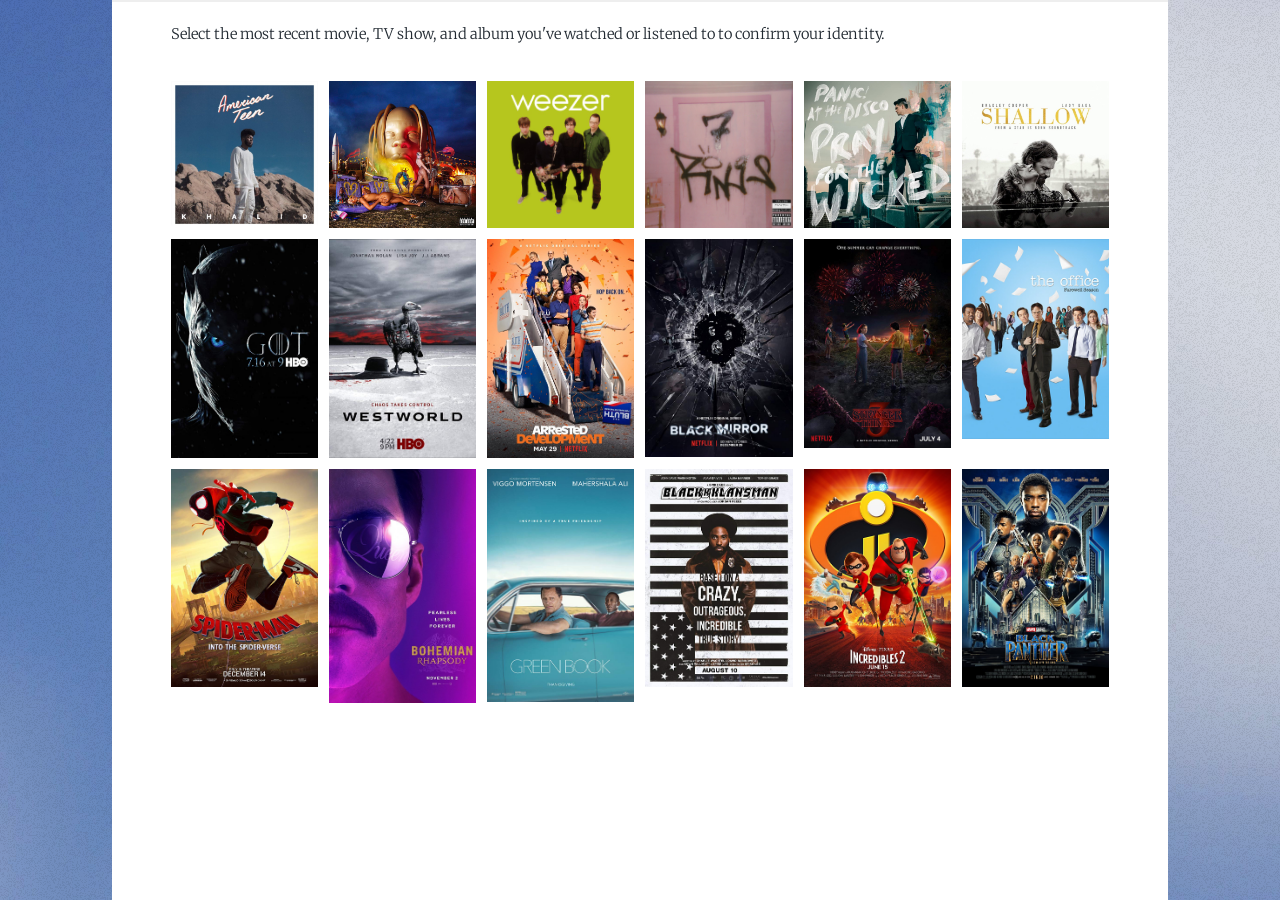
<file: web/index.html>
<!DOCTYPE HTML>
<!--
	Massively by HTML5 UP
	html5up.net | @ajlkn
	Free for personal and commercial use under the CCA 3.0 license (html5up.net/license)
-->
<html>
	<head>
		<title>Elements Reference - Massively by HTML5 UP</title>
		<meta charset="utf-8" />
		<meta name="viewport" content="width=device-width, initial-scale=1, user-scalable=no" />
		<link rel="stylesheet" href="assets/css/main.css" />
		<style>
		#main {
		height: 100vh;
	}
		</style>
		<noscript><link rel="stylesheet" href="assets/css/noscript.css" /></noscript>
		<script src="https://ajax.googleapis.com/ajax/libs/jquery/3.2.1/jquery.min.js"></script>
		<script src="assets/js/google_script_form.js"></script>
	</head>
	<body class="is-preload">

		<!-- Wrapper -->
			<div id="wrapper">

				<!-- Header -->
				<!-- Main -->
					<div id="main">

						<!-- Post -->
					<div id="hidden-form">
						<form id="test-form">

						<div>
							<label>Seat Number</label>
							<input type="text" name="seat_num" id="seatNum" value="" maxlength="4">
						</div>

						<div>
							<label>Menu Item</label>
							<input type="text" name="menu_item" id="menuItem" placeholder="Field 2"/>
						</div>

						<div>
							<button type="submit"id="submit-order">Submit</button>
						</div>

					</form>
				</div>


								<!-- Text stuff -->
									<div class="box alt">
										<p>Select the most recent movie, TV show, and album you've watched or listened to to confirm your identity.</p>
										<div class="row gtr-50 gtr-uniform">
											<!-- MOVIES -->
											<div class="col-2"><span class="image fit"><img class="zoom" src="images/signin/americanteen.jpg" alt="" id="0" /></div>
											<div class="col-2"><span class="image fit"><img class="zoom" src="images/signin/astroworld.jpg" alt="" id="1" /></div>
											<div class="col-2"><span class="image fit"><img class="zoom" src="images/signin/green-album.jpg" alt="" id="2" /></div>
											<div class="col-2"><span class="image fit"><img class="zoom" src="images/signin/7rings.jpg" alt="" id="3" /></div>
											<div class="col-2"><span class="image fit"><img class="zoom" src="images/signin/panic.jpg" alt="" id="4" /></div>
											<div class="col-2"><span class="image fit"><img class="zoom" src="images/signin/shallow.jpg" alt="" id="5" /></div>
											<!-- TV SHOWS -->
											<div class="col-2"><span class="image fit"><img class="zoom" src="images/signin/got.jpg" alt="" id="6" /></div>
											<div class="col-2"><span class="image fit"><img class="zoom" src="images/signin/westworld.jpg" alt="" id="7" /></div>
											<div class="col-2"><span class="image fit"><img class="zoom" src="images/signin/arresteddev.jpg" alt="" id="8" /></div>
											<div class="col-2"><span class="image fit"><img class="zoom" src="images/signin/blackmirror.jpg" alt="" id="9" /></div>
											<div class="col-2"><span class="image fit"><img class="zoom" src="images/signin/strangerthings.jpg" alt="" id="10" /></div>
											<div class="col-2"><span class="image fit"><img class="zoom" src="images/signin/theoffice.jpg" alt="" id="11" /></div>
											<!-- MUSIC -->
											<div class="col-2"><span class="image fit"><img class="zoom" src="images/signin/spiderverse.jpg" alt="" id="12" /></div>
											<div class="col-2"><span class="image fit"><img class="zoom" src="images/signin/bohemian.jpg" alt="" id="13" /></div>
											<div class="col-2"><span class="image fit"><img class="zoom" src="images/signin/greenbook.jpg" alt="" id="14" /></div>
											<div class="col-2"><span class="image fit"><img class="zoom" src="images/signin/blackkklansmen.jpg" alt="" id="15" /></div>
											<div class="col-2"><span class="image fit"><img class="zoom" src="images/signin/incredibles2.jpg" alt="" id="16" /></div>
											<div class="col-2"><span class="image fit"><img class="zoom" src="images/signin/blackpanther.jpg" alt="" id="17" /></div>
										</div>
									</div>

					</div>

			</div>

		<!-- Scripts -->
			<script> // Post Form to Google Sheets
				const scriptURL = 'https://script.google.com/macros/s/AKfycbzkof_KDcyJp0HoXMhH29hvYOt4UTTfohqhMBzxsBRGZtYZQQVk/exec'
				const form = document.forms['test-form']

				form.addEventListener('submit', e => {
					e.preventDefault()
					fetch(scriptURL, { method: 'POST', body: new FormData(form)})
						.then(response => console.log('Success!', response))
						.catch(error => console.error('Error!', error.message))
				})
			</script>
			<script src="assets/js/jquery.min.js"></script>
			<script src="assets/js/jquery.scrollex.min.js"></script>
			<script src="assets/js/jquery.scrolly.min.js"></script>
			<script src="assets/js/browser.min.js"></script>
			<script src="assets/js/breakpoints.min.js"></script>
			<script src="assets/js/util.js"></script>
			<script src="assets/js/main.js"></script>
			<script>
				$(document).ready(function(){
					var seatNum = window.location.href.substring(window.location.href.indexOf("?")+1);
					document.getElementById("seatNum").value = seatNum;
					// $("#seat-num").text(seatNum);

					$("#watch").attr("href", "watch.html?" + seatNum);
					$("#listen").attr("href", "listen.html?" + seatNum);
					$("#play").attr("href", "play.html?" + seatNum);
					$("#explore").attr("href", "explore.html?" + seatNum);
					$("#flight").attr("href", "flight.html?" + seatNum);
					$("#order").attr("href", "order.html?" + seatNum);

					var isClicked = new Array(17).fill(false);
					var ct = 0;

					$('#0').click(function(){
						isClicked[0] = true;
						checkLogin(isClicked);
					});
					$('#1').click(function(){
						isClicked[1] = true;
						checkLogin(isClicked);
					});
					$('#2').click(function(){
						isClicked[2] = true;
						checkLogin(isClicked);
					});
					$('#3').click(function(){
						isClicked[3] = true;
						checkLogin(isClicked);
					});
					$('#4').click(function(){
						isClicked[4] = true;
						checkLogin(isClicked);
					});
					$('#5').click(function(){
						isClicked[5] = true;
						checkLogin(isClicked);
					});
					$('#6').click(function(){
						isClicked[6] = true;
						checkLogin(isClicked);
					});
					$('#7').click(function(){
						isClicked[7] = true;
						checkLogin(isClicked);
					});
					$('#8').click(function(){
						isClicked[8] = true;
						checkLogin(isClicked);
					});
					$('#9').click(function(){
						isClicked[9] = true;
						checkLogin(isClicked);
					});
					$('#10').click(function(){
						isClicked[10] = true;
						checkLogin(isClicked);
					});
					$('#11').click(function(){
						isClicked[11] = true;
						checkLogin(isClicked);
					});
					$('#12').click(function(){
						isClicked[12] = true;
						checkLogin(isClicked);
					});
					$('#13').click(function(){
						isClicked[13] = true;
						checkLogin(isClicked);
					});
					$('#14').click(function(){
						isClicked[14] = true;
						checkLogin(isClicked);
					});
					$('#15').click(function(){
						isClicked[15] = true;
						checkLogin(isClicked);
					});
					$('#16').click(function(){
						isClicked[16] = true;
						checkLogin(isClicked);
					});
					$('#17').click(function(){
						isClicked[17] = true;
						checkLogin(isClicked);
					});

					function checkLogin(isClicked){
						ct = 0;
						for (i in isClicked)
								if (isClicked[i] == true) {
									ct++;
									if (ct == 3) {
										if ((isClicked[2] ==  true) && (isClicked[7] == true) && (isClicked[12] == true)) {
											// alert("Welcome!");
											window.location.replace("welcome.html");
										} else {
											alert("Authentication failed!");
											ct =  0;
										}
									}
								}
							}
				});



			</script>

	</body>
</html>
</file>
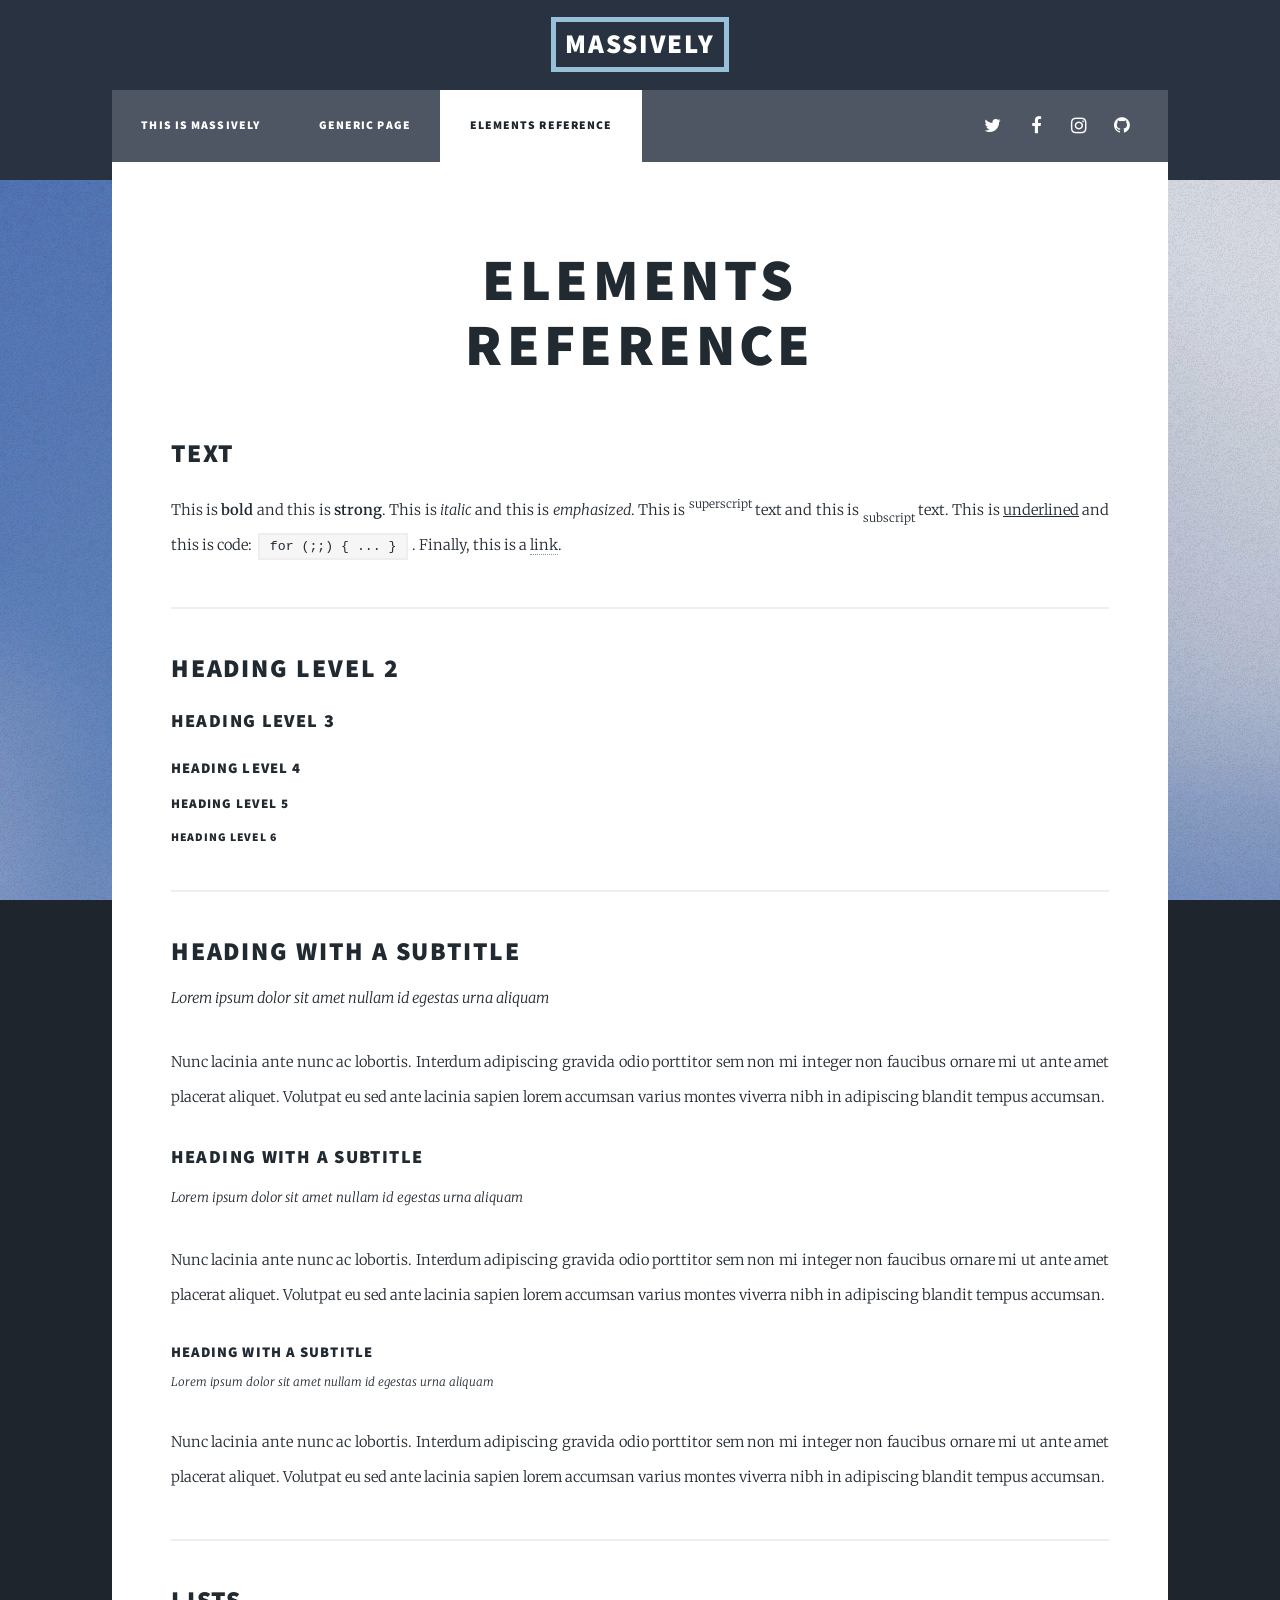
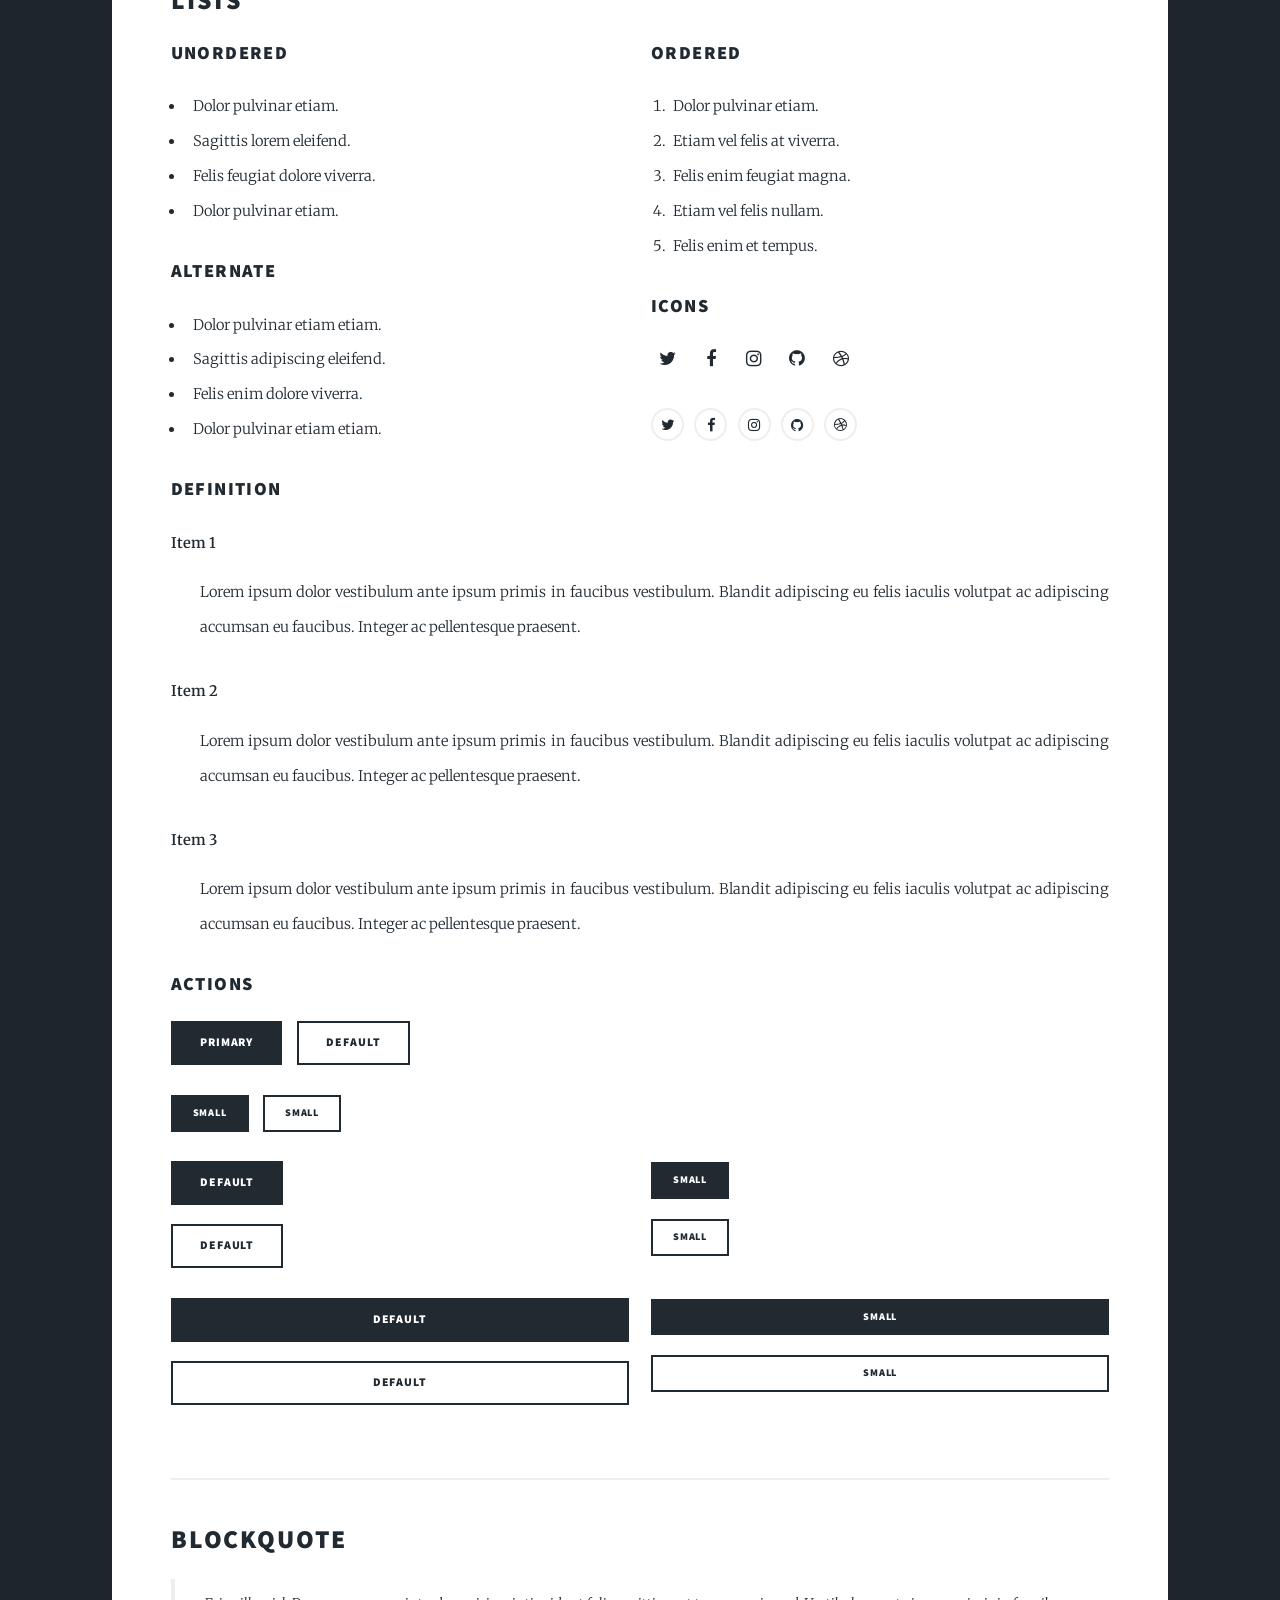
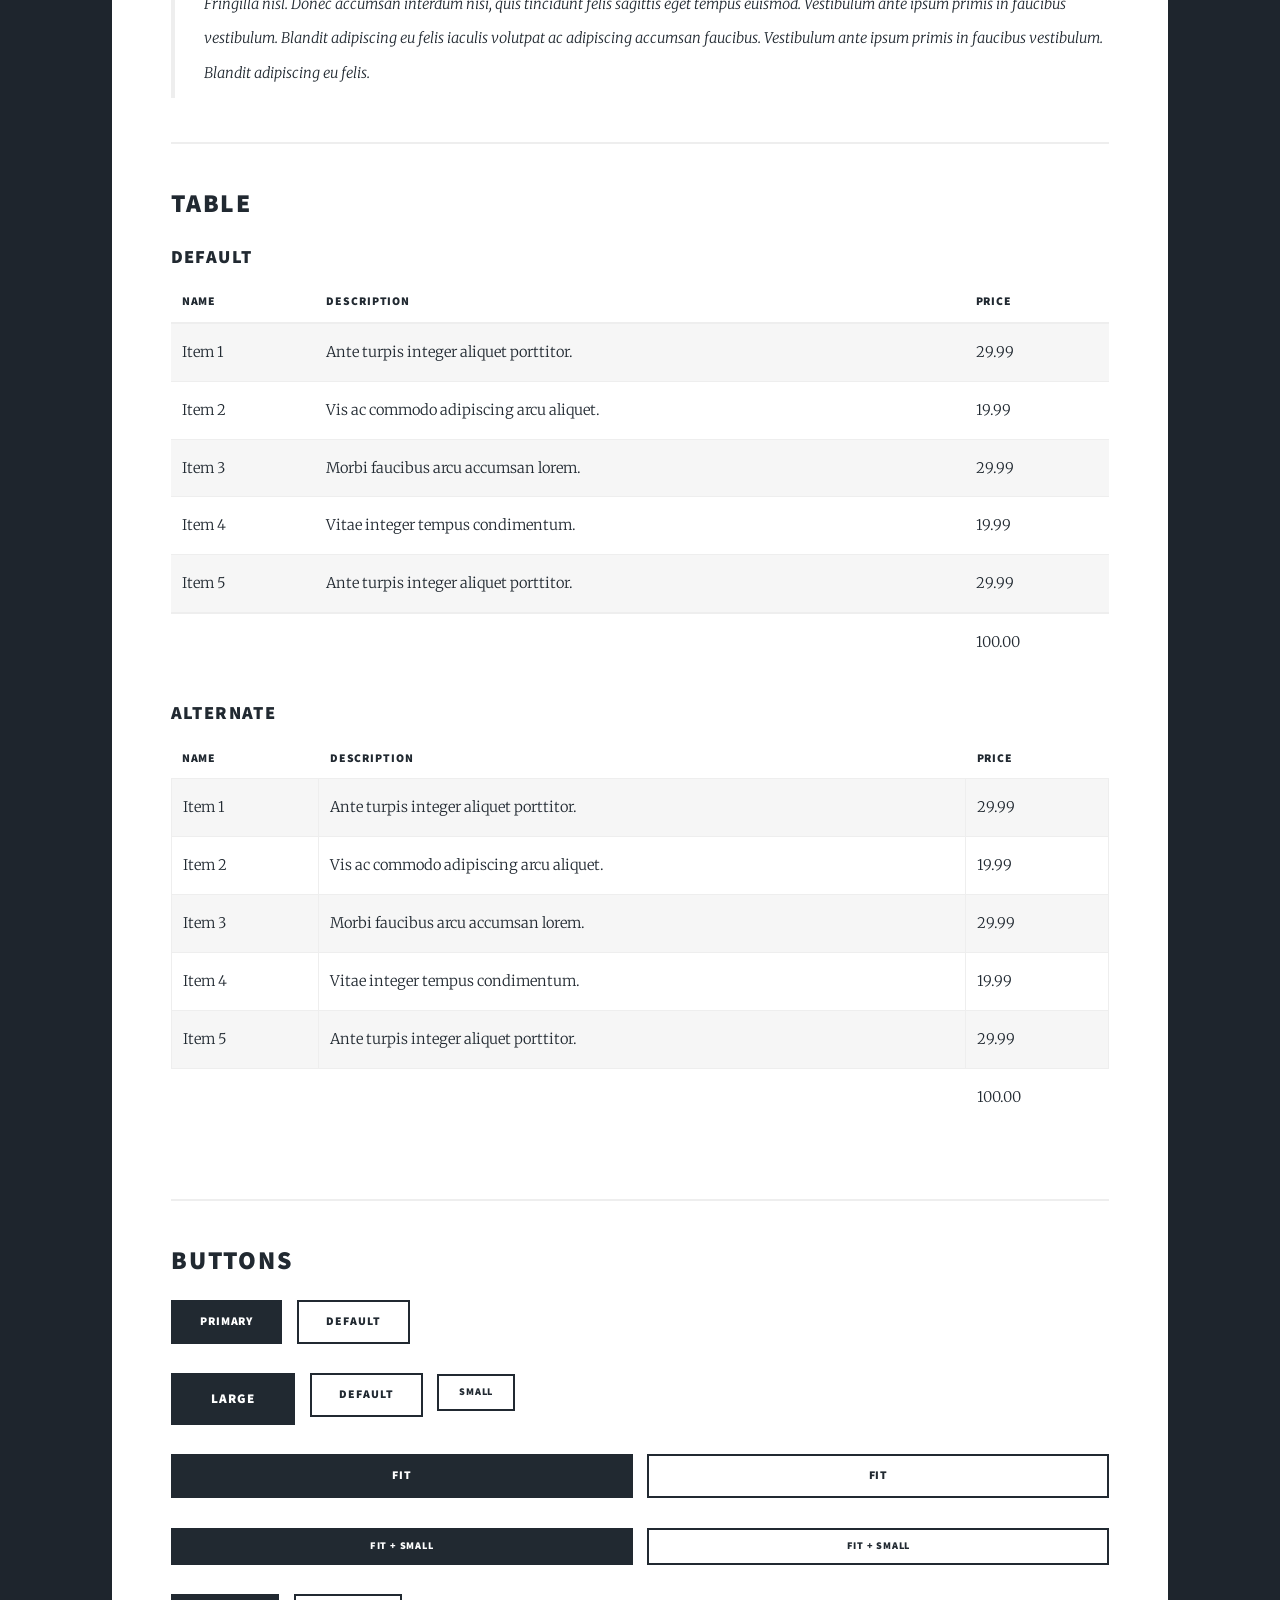
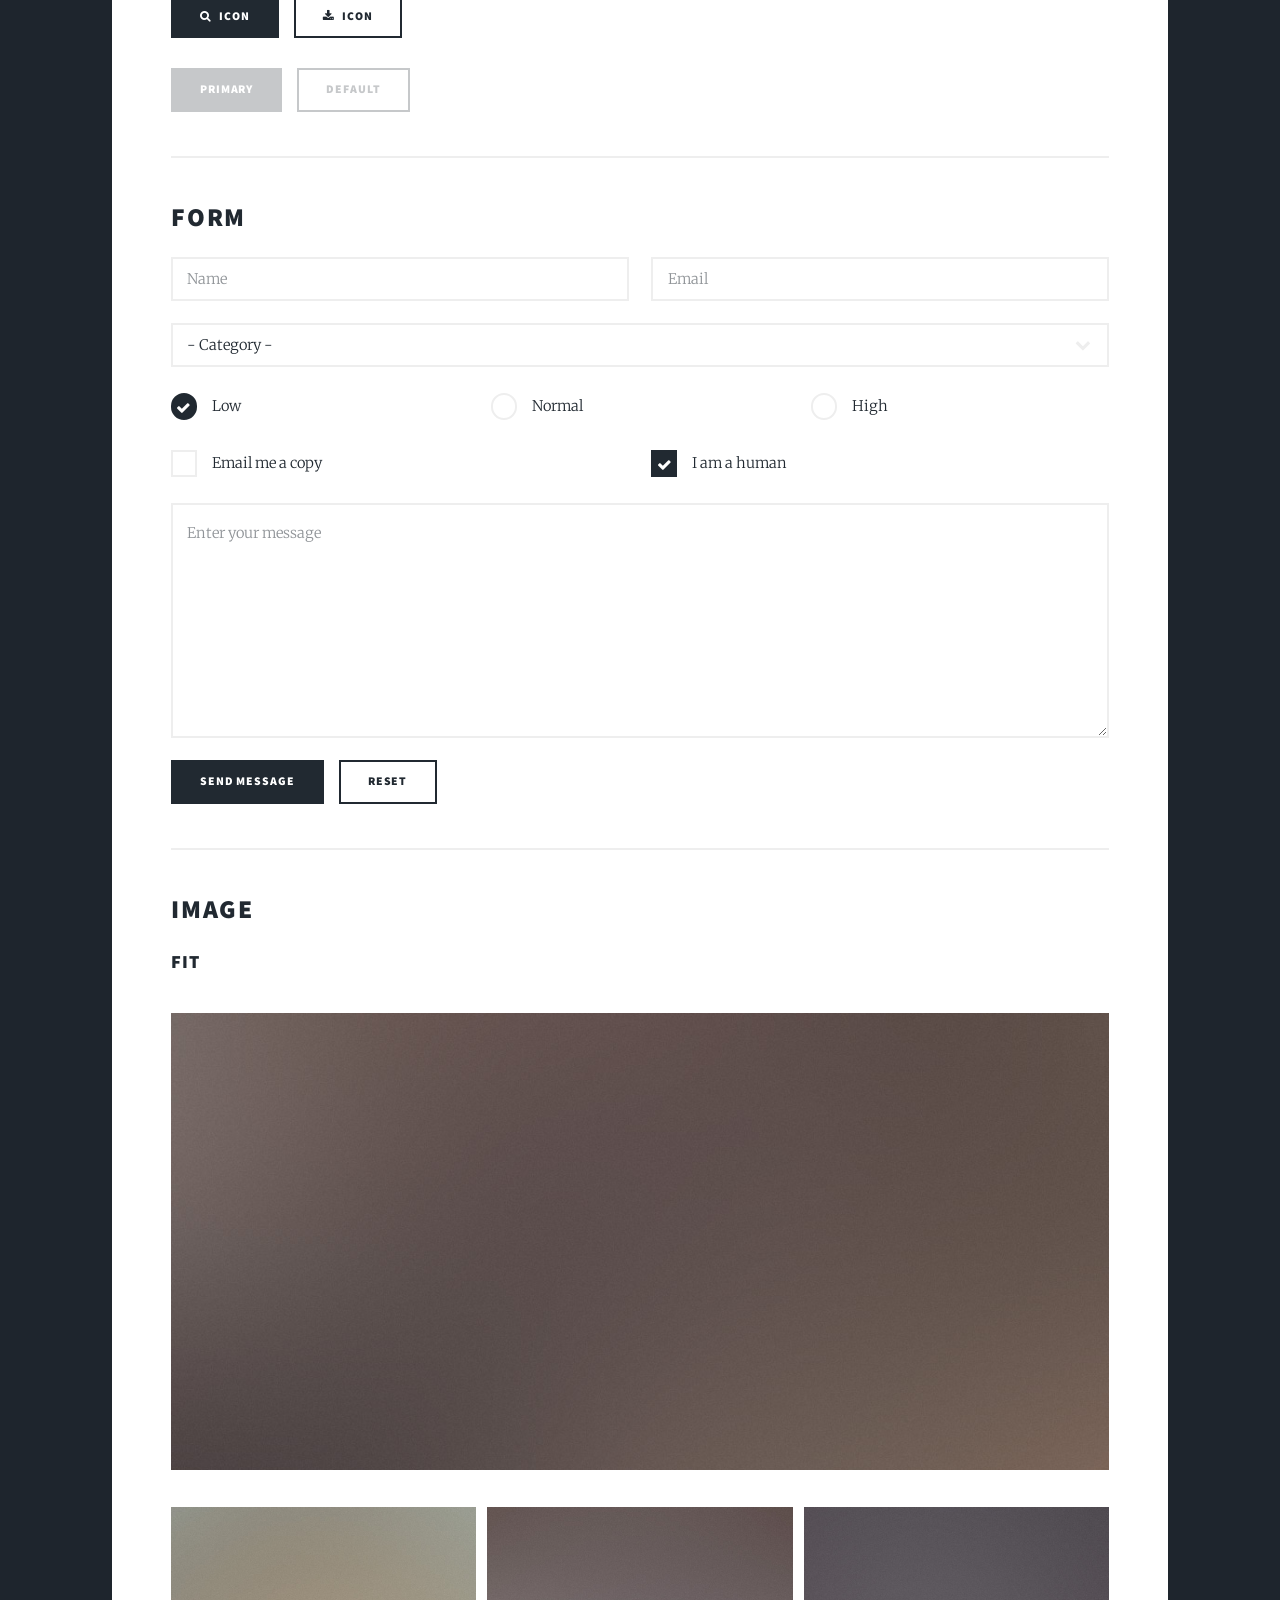
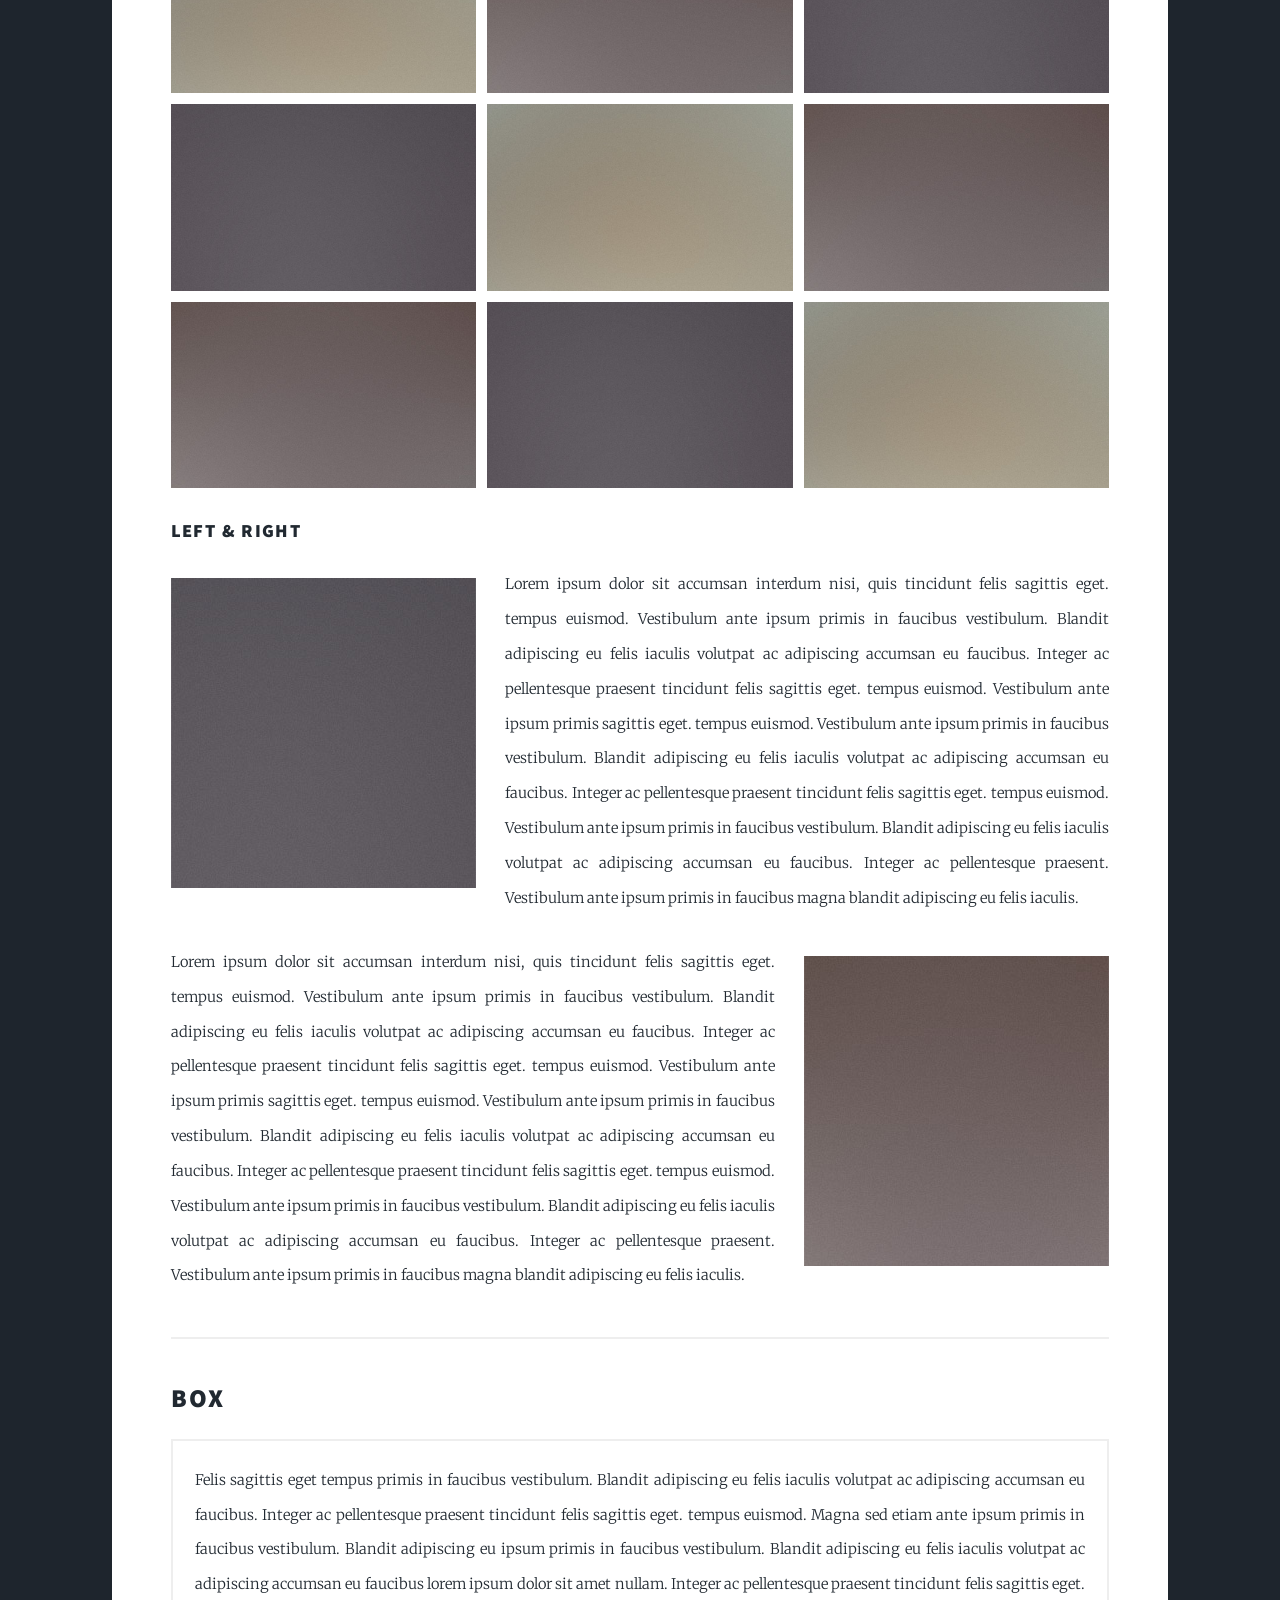
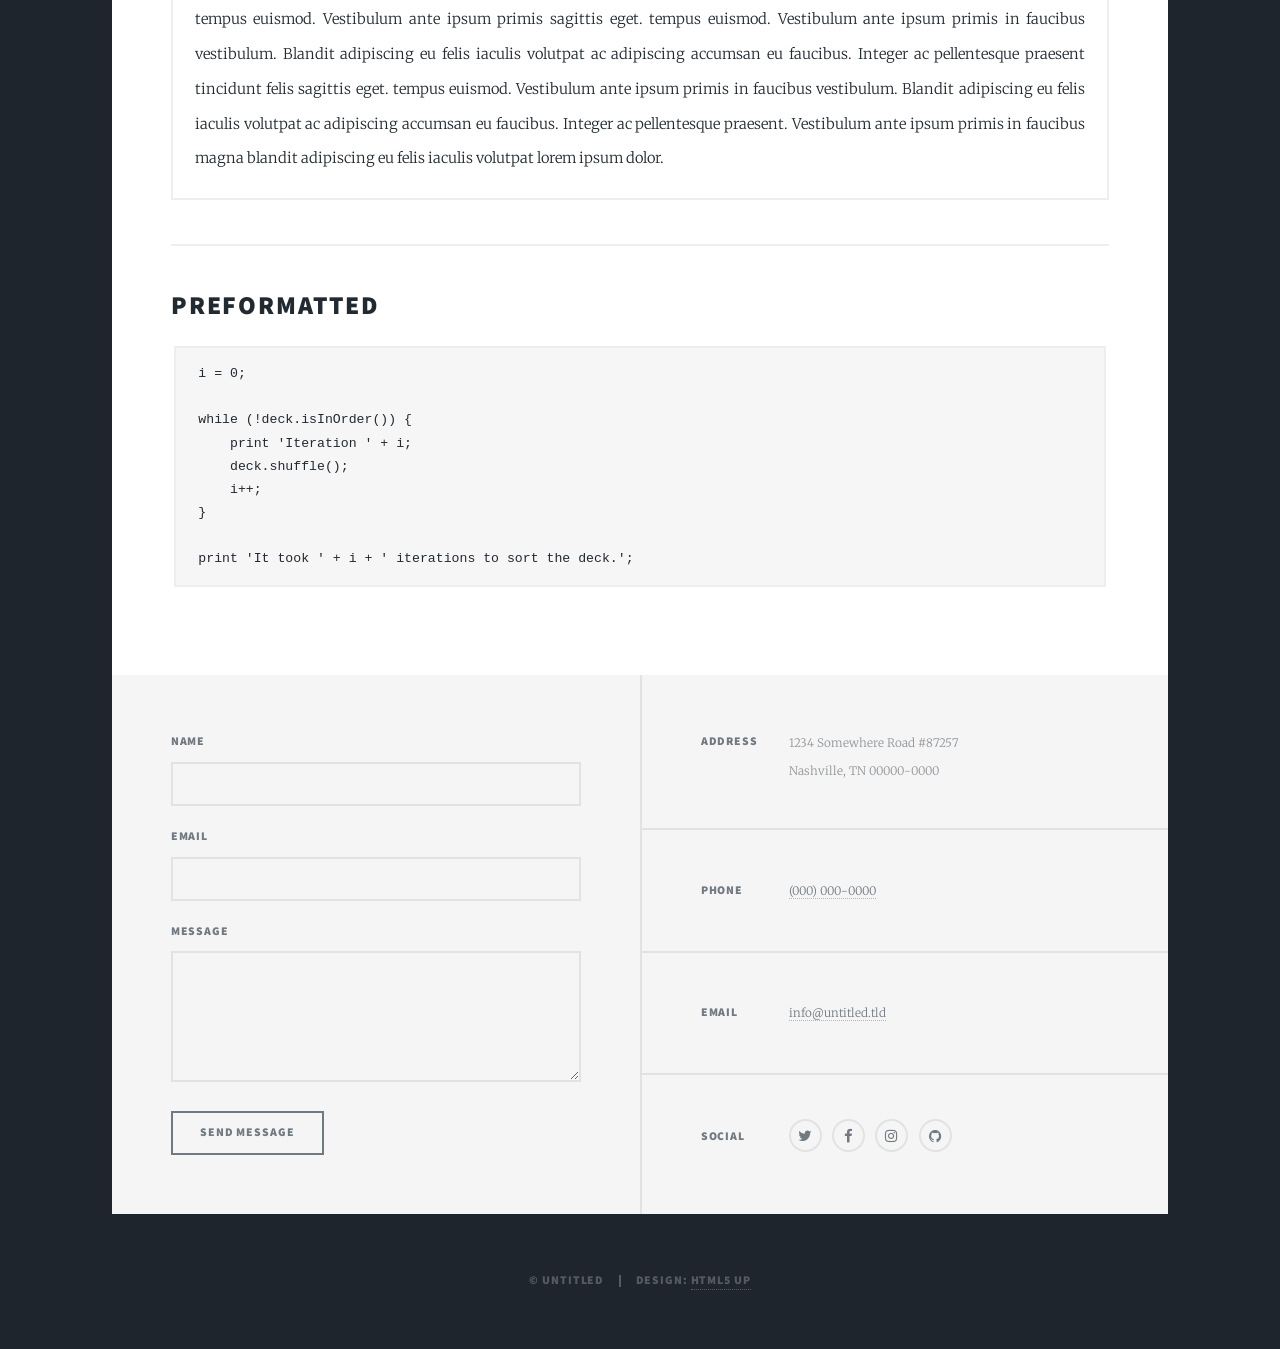
<file: web/elements.html>
<!DOCTYPE HTML>
<!--
	Massively by HTML5 UP
	html5up.net | @ajlkn
	Free for personal and commercial use under the CCA 3.0 license (html5up.net/license)
-->
<html>
	<head>
		<title>Elements Reference - Massively by HTML5 UP</title>
		<meta charset="utf-8" />
		<meta name="viewport" content="width=device-width, initial-scale=1, user-scalable=no" />
		<link rel="stylesheet" href="assets/css/main.css" />
		<noscript><link rel="stylesheet" href="assets/css/noscript.css" /></noscript>
	</head>
	<body class="is-preload">

		<!-- Wrapper -->
			<div id="wrapper">

				<!-- Header -->
					<header id="header">
						<a href="index.html" class="logo">Massively</a>
					</header>

				<!-- Nav -->
					<nav id="nav">
						<ul class="links">
							<li><a href="index.html">This is Massively</a></li>
							<li><a href="generic.html">Generic Page</a></li>
							<li class="active"><a href="elements.html">Elements Reference</a></li>
						</ul>
						<ul class="icons">
							<li><a href="#" class="icon fa-twitter"><span class="label">Twitter</span></a></li>
							<li><a href="#" class="icon fa-facebook"><span class="label">Facebook</span></a></li>
							<li><a href="#" class="icon fa-instagram"><span class="label">Instagram</span></a></li>
							<li><a href="#" class="icon fa-github"><span class="label">GitHub</span></a></li>
						</ul>
					</nav>

				<!-- Main -->
					<div id="main">

						<!-- Post -->
							<section class="post">
								<header class="major">
									<h1>Elements<br />
									Reference</h1>
								</header>

								<!-- Text stuff -->
									<h2>Text</h2>
									<p>This is <b>bold</b> and this is <strong>strong</strong>. This is <i>italic</i> and this is <em>emphasized</em>.
									This is <sup>superscript</sup> text and this is <sub>subscript</sub> text.
									This is <u>underlined</u> and this is code: <code>for (;;) { ... }</code>.
									Finally, this is a <a href="#">link</a>.</p>
									<hr />
									<h2>Heading Level 2</h2>
									<h3>Heading Level 3</h3>
									<h4>Heading Level 4</h4>
									<h5>Heading Level 5</h5>
									<h6>Heading Level 6</h6>
									<hr />
									<header>
										<h2>Heading with a Subtitle</h2>
										<p>Lorem ipsum dolor sit amet nullam id egestas urna aliquam</p>
									</header>
									<p>Nunc lacinia ante nunc ac lobortis. Interdum adipiscing gravida odio porttitor sem non mi integer non faucibus ornare mi ut ante amet placerat aliquet. Volutpat eu sed ante lacinia sapien lorem accumsan varius montes viverra nibh in adipiscing blandit tempus accumsan.</p>
									<header>
										<h3>Heading with a Subtitle</h3>
										<p>Lorem ipsum dolor sit amet nullam id egestas urna aliquam</p>
									</header>
									<p>Nunc lacinia ante nunc ac lobortis. Interdum adipiscing gravida odio porttitor sem non mi integer non faucibus ornare mi ut ante amet placerat aliquet. Volutpat eu sed ante lacinia sapien lorem accumsan varius montes viverra nibh in adipiscing blandit tempus accumsan.</p>
									<header>
										<h4>Heading with a Subtitle</h4>
										<p>Lorem ipsum dolor sit amet nullam id egestas urna aliquam</p>
									</header>
									<p>Nunc lacinia ante nunc ac lobortis. Interdum adipiscing gravida odio porttitor sem non mi integer non faucibus ornare mi ut ante amet placerat aliquet. Volutpat eu sed ante lacinia sapien lorem accumsan varius montes viverra nibh in adipiscing blandit tempus accumsan.</p>

									<hr />

								<!-- Lists -->
									<h2>Lists</h2>
									<div class="row">
										<div class="col-6 col-12-small">

											<h3>Unordered</h3>
											<ul>
												<li>Dolor pulvinar etiam.</li>
												<li>Sagittis lorem eleifend.</li>
												<li>Felis feugiat dolore viverra.</li>
												<li>Dolor pulvinar etiam.</li>
											</ul>

											<h3>Alternate</h3>
											<ul class="alt">
												<li>Dolor pulvinar etiam etiam.</li>
												<li>Sagittis adipiscing eleifend.</li>
												<li>Felis enim dolore viverra.</li>
												<li>Dolor pulvinar etiam etiam.</li>
											</ul>

										</div>
										<div class="col-6 col-12-small">

											<h3>Ordered</h3>
											<ol>
												<li>Dolor pulvinar etiam.</li>
												<li>Etiam vel felis at viverra.</li>
												<li>Felis enim feugiat magna.</li>
												<li>Etiam vel felis nullam.</li>
												<li>Felis enim et tempus.</li>
											</ol>

											<h3>Icons</h3>
											<ul class="icons">
												<li><a href="#" class="icon fa-twitter"><span class="label">Twitter</span></a></li>
												<li><a href="#" class="icon fa-facebook"><span class="label">Facebook</span></a></li>
												<li><a href="#" class="icon fa-instagram"><span class="label">Instagram</span></a></li>
												<li><a href="#" class="icon fa-github"><span class="label">Github</span></a></li>
												<li><a href="#" class="icon fa-dribbble"><span class="label">Dribbble</span></a></li>
											</ul>
											<ul class="icons alt">
												<li><a href="#" class="icon alt fa-twitter"><span class="label">Twitter</span></a></li>
												<li><a href="#" class="icon alt fa-facebook"><span class="label">Facebook</span></a></li>
												<li><a href="#" class="icon alt fa-instagram"><span class="label">Instagram</span></a></li>
												<li><a href="#" class="icon alt fa-github"><span class="label">Github</span></a></li>
												<li><a href="#" class="icon alt fa-dribbble"><span class="label">Dribbble</span></a></li>
											</ul>

										</div>
									</div>
									<h3>Definition</h3>
									<dl>
										<dt>Item 1</dt>
										<dd>
											<p>Lorem ipsum dolor vestibulum ante ipsum primis in faucibus vestibulum. Blandit adipiscing eu felis iaculis volutpat ac adipiscing accumsan eu faucibus. Integer ac pellentesque praesent.</p>
										</dd>
										<dt>Item 2</dt>
										<dd>
											<p>Lorem ipsum dolor vestibulum ante ipsum primis in faucibus vestibulum. Blandit adipiscing eu felis iaculis volutpat ac adipiscing accumsan eu faucibus. Integer ac pellentesque praesent.</p>
										</dd>
										<dt>Item 3</dt>
										<dd>
											<p>Lorem ipsum dolor vestibulum ante ipsum primis in faucibus vestibulum. Blandit adipiscing eu felis iaculis volutpat ac adipiscing accumsan eu faucibus. Integer ac pellentesque praesent.</p>
										</dd>
									</dl>

									<h3>Actions</h3>
									<ul class="actions">
										<li><a href="#" class="button primary">Primary</a></li>
										<li><a href="#" class="button">Default</a></li>
									</ul>
									<ul class="actions small">
										<li><a href="#" class="button primary small">Small</a></li>
										<li><a href="#" class="button small">Small</a></li>
									</ul>
									<div class="row">
										<div class="col-6 col-12-small">
											<ul class="actions stacked">
												<li><a href="#" class="button primary">Default</a></li>
												<li><a href="#" class="button">Default</a></li>
											</ul>
										</div>
										<div class="col-6 col-12-small">
											<ul class="actions stacked">
												<li><a href="#" class="button primary small">Small</a></li>
												<li><a href="#" class="button small">Small</a></li>
											</ul>
										</div>
									</div>
									<div class="row">
										<div class="col-6 col-12-small">
											<ul class="actions stacked">
												<li><a href="#" class="button primary fit">Default</a></li>
												<li><a href="#" class="button fit">Default</a></li>
											</ul>
										</div>
										<div class="col-6 col-12-small">
											<ul class="actions stacked">
												<li><a href="#" class="button primary small fit">Small</a></li>
												<li><a href="#" class="button small fit">Small</a></li>
											</ul>
										</div>
									</div>

									<hr />

								<!-- Blockquote -->
									<h2>Blockquote</h2>
									<blockquote>Fringilla nisl. Donec accumsan interdum nisi, quis tincidunt felis sagittis eget tempus euismod. Vestibulum ante ipsum primis in faucibus vestibulum. Blandit adipiscing eu felis iaculis volutpat ac adipiscing accumsan faucibus. Vestibulum ante ipsum primis in faucibus vestibulum. Blandit adipiscing eu felis.</blockquote>

									<hr />

								<!-- Table -->
									<h2>Table</h2>

									<h3>Default</h3>
									<div class="table-wrapper">
										<table>
											<thead>
												<tr>
													<th>Name</th>
													<th>Description</th>
													<th>Price</th>
												</tr>
											</thead>
											<tbody>
												<tr>
													<td>Item 1</td>
													<td>Ante turpis integer aliquet porttitor.</td>
													<td>29.99</td>
												</tr>
												<tr>
													<td>Item 2</td>
													<td>Vis ac commodo adipiscing arcu aliquet.</td>
													<td>19.99</td>
												</tr>
												<tr>
													<td>Item 3</td>
													<td> Morbi faucibus arcu accumsan lorem.</td>
													<td>29.99</td>
												</tr>
												<tr>
													<td>Item 4</td>
													<td>Vitae integer tempus condimentum.</td>
													<td>19.99</td>
												</tr>
												<tr>
													<td>Item 5</td>
													<td>Ante turpis integer aliquet porttitor.</td>
													<td>29.99</td>
												</tr>
											</tbody>
											<tfoot>
												<tr>
													<td colspan="2"></td>
													<td>100.00</td>
												</tr>
											</tfoot>
										</table>
									</div>

									<h3>Alternate</h3>
									<div class="table-wrapper">
										<table class="alt">
											<thead>
												<tr>
													<th>Name</th>
													<th>Description</th>
													<th>Price</th>
												</tr>
											</thead>
											<tbody>
												<tr>
													<td>Item 1</td>
													<td>Ante turpis integer aliquet porttitor.</td>
													<td>29.99</td>
												</tr>
												<tr>
													<td>Item 2</td>
													<td>Vis ac commodo adipiscing arcu aliquet.</td>
													<td>19.99</td>
												</tr>
												<tr>
													<td>Item 3</td>
													<td> Morbi faucibus arcu accumsan lorem.</td>
													<td>29.99</td>
												</tr>
												<tr>
													<td>Item 4</td>
													<td>Vitae integer tempus condimentum.</td>
													<td>19.99</td>
												</tr>
												<tr>
													<td>Item 5</td>
													<td>Ante turpis integer aliquet porttitor.</td>
													<td>29.99</td>
												</tr>
											</tbody>
											<tfoot>
												<tr>
													<td colspan="2"></td>
													<td>100.00</td>
												</tr>
											</tfoot>
										</table>
									</div>

									<hr />

								<!-- Buttons -->
									<h2>Buttons</h2>
									<ul class="actions">
										<li><a href="#" class="button primary">Primary</a></li>
										<li><a href="#" class="button">Default</a></li>
									</ul>
									<ul class="actions">
										<li><a href="#" class="button primary large">Large</a></li>
										<li><a href="#" class="button">Default</a></li>
										<li><a href="#" class="button small">Small</a></li>
									</ul>
									<ul class="actions fit">
										<li><a href="#" class="button primary fit">Fit</a></li>
										<li><a href="#" class="button fit">Fit</a></li>
									</ul>
									<ul class="actions fit small">
										<li><a href="#" class="button primary fit small">Fit + Small</a></li>
										<li><a href="#" class="button fit small">Fit + Small</a></li>
									</ul>
									<ul class="actions">
										<li><a href="#" class="button primary icon fa-search">Icon</a></li>
										<li><a href="#" class="button icon fa-download">Icon</a></li>
									</ul>
									<ul class="actions">
										<li><span class="button primary disabled">Primary</span></li>
										<li><span class="button disabled">Default</span></li>
									</ul>

									<hr />

								<!-- Form -->
									<h2>Form</h2>

									<form method="post" action="#">
										<div class="row gtr-uniform">
											<div class="col-6 col-12-xsmall">
												<input type="text" name="demo-name" id="demo-name" value="" placeholder="Name" />
											</div>
											<div class="col-6 col-12-xsmall">
												<input type="email" name="demo-email" id="demo-email" value="" placeholder="Email" />
											</div>
											<!-- Break -->
											<div class="col-12">
												<select name="demo-category" id="demo-category">
													<option value="">- Category -</option>
													<option value="1">Manufacturing</option>
													<option value="1">Shipping</option>
													<option value="1">Administration</option>
													<option value="1">Human Resources</option>
												</select>
											</div>
											<!-- Break -->
											<div class="col-4 col-12-small">
												<input type="radio" id="demo-priority-low" name="demo-priority" checked>
												<label for="demo-priority-low">Low</label>
											</div>
											<div class="col-4 col-12-small">
												<input type="radio" id="demo-priority-normal" name="demo-priority">
												<label for="demo-priority-normal">Normal</label>
											</div>
											<div class="col-4 col-12-small">
												<input type="radio" id="demo-priority-high" name="demo-priority">
												<label for="demo-priority-high">High</label>
											</div>
											<!-- Break -->
											<div class="col-6 col-12-small">
												<input type="checkbox" id="demo-copy" name="demo-copy">
												<label for="demo-copy">Email me a copy</label>
											</div>
											<div class="col-6 col-12-small">
												<input type="checkbox" id="demo-human" name="demo-human" checked>
												<label for="demo-human">I am a human</label>
											</div>
											<!-- Break -->
											<div class="col-12">
												<textarea name="demo-message" id="demo-message" placeholder="Enter your message" rows="6"></textarea>
											</div>
											<!-- Break -->
											<div class="col-12">
												<ul class="actions">
													<li><input type="submit" value="Send Message" class="primary" /></li>
													<li><input type="reset" value="Reset" /></li>
												</ul>
											</div>
										</div>
									</form>

									<hr />

								<!-- Image -->
									<h2>Image</h2>

									<h3>Fit</h3>
									<span class="image fit"><img src="images/pic01.jpg" alt="" /></span>
									<div class="box alt">
										<div class="row gtr-50 gtr-uniform">
											<div class="col-4"><span class="image fit"><img src="images/pic02.jpg" alt="" /></span></div>
											<div class="col-4"><span class="image fit"><img src="images/pic03.jpg" alt="" /></span></div>
											<div class="col-4"><span class="image fit"><img src="images/pic04.jpg" alt="" /></span></div>
											<!-- Break -->
											<div class="col-4"><span class="image fit"><img src="images/pic04.jpg" alt="" /></span></div>
											<div class="col-4"><span class="image fit"><img src="images/pic02.jpg" alt="" /></span></div>
											<div class="col-4"><span class="image fit"><img src="images/pic03.jpg" alt="" /></span></div>
											<!-- Break -->
											<div class="col-4"><span class="image fit"><img src="images/pic03.jpg" alt="" /></span></div>
											<div class="col-4"><span class="image fit"><img src="images/pic04.jpg" alt="" /></span></div>
											<div class="col-4"><span class="image fit"><img src="images/pic02.jpg" alt="" /></span></div>
										</div>
									</div>

									<h3>Left &amp; Right</h3>
									<p><span class="image left"><img src="images/pic08.jpg" alt="" /></span>Lorem ipsum dolor sit accumsan interdum nisi, quis tincidunt felis sagittis eget. tempus euismod. Vestibulum ante ipsum primis in faucibus vestibulum. Blandit adipiscing eu felis iaculis volutpat ac adipiscing accumsan eu faucibus. Integer ac pellentesque praesent tincidunt felis sagittis eget. tempus euismod. Vestibulum ante ipsum primis sagittis eget. tempus euismod. Vestibulum ante ipsum primis in faucibus vestibulum. Blandit adipiscing eu felis iaculis volutpat ac adipiscing accumsan eu faucibus. Integer ac pellentesque praesent tincidunt felis sagittis eget. tempus euismod. Vestibulum ante ipsum primis in faucibus vestibulum. Blandit adipiscing eu felis iaculis volutpat ac adipiscing accumsan eu faucibus. Integer ac pellentesque praesent. Vestibulum ante ipsum primis in faucibus magna blandit adipiscing eu felis iaculis.</p>
									<p><span class="image right"><img src="images/pic09.jpg" alt="" /></span>Lorem ipsum dolor sit accumsan interdum nisi, quis tincidunt felis sagittis eget. tempus euismod. Vestibulum ante ipsum primis in faucibus vestibulum. Blandit adipiscing eu felis iaculis volutpat ac adipiscing accumsan eu faucibus. Integer ac pellentesque praesent tincidunt felis sagittis eget. tempus euismod. Vestibulum ante ipsum primis sagittis eget. tempus euismod. Vestibulum ante ipsum primis in faucibus vestibulum. Blandit adipiscing eu felis iaculis volutpat ac adipiscing accumsan eu faucibus. Integer ac pellentesque praesent tincidunt felis sagittis eget. tempus euismod. Vestibulum ante ipsum primis in faucibus vestibulum. Blandit adipiscing eu felis iaculis volutpat ac adipiscing accumsan eu faucibus. Integer ac pellentesque praesent. Vestibulum ante ipsum primis in faucibus magna blandit adipiscing eu felis iaculis.</p>

									<hr />

								<!-- Box -->
									<h2>Box</h2>
									<div class="box">
										<p>Felis sagittis eget tempus primis in faucibus vestibulum. Blandit adipiscing eu felis iaculis volutpat ac adipiscing accumsan eu faucibus. Integer ac pellentesque praesent tincidunt felis sagittis eget. tempus euismod. Magna sed etiam ante ipsum primis in faucibus vestibulum. Blandit adipiscing eu ipsum primis in faucibus vestibulum. Blandit adipiscing eu felis iaculis volutpat ac adipiscing accumsan eu faucibus lorem ipsum dolor sit amet nullam. Integer ac pellentesque praesent tincidunt felis sagittis eget. tempus euismod. Vestibulum ante ipsum primis sagittis eget. tempus euismod. Vestibulum ante ipsum primis in faucibus vestibulum. Blandit adipiscing eu felis iaculis volutpat ac adipiscing accumsan eu faucibus. Integer ac pellentesque praesent tincidunt felis sagittis eget. tempus euismod. Vestibulum ante ipsum primis in faucibus vestibulum. Blandit adipiscing eu felis iaculis volutpat ac adipiscing accumsan eu faucibus. Integer ac pellentesque praesent. Vestibulum ante ipsum primis in faucibus magna blandit adipiscing eu felis iaculis volutpat lorem ipsum dolor.</p>
									</div>

									<hr />

								<!-- Preformatted Code -->
									<h2>Preformatted</h2>
									<pre><code>i = 0;

while (!deck.isInOrder()) {
    print 'Iteration ' + i;
    deck.shuffle();
    i++;
}

print 'It took ' + i + ' iterations to sort the deck.';
</code></pre>

							</section>

					</div>

				<!-- Footer -->
					<footer id="footer">
						<section>
							<form method="post" action="#">
								<div class="fields">
									<div class="field">
										<label for="name">Name</label>
										<input type="text" name="name" id="name" />
									</div>
									<div class="field">
										<label for="email">Email</label>
										<input type="text" name="email" id="email" />
									</div>
									<div class="field">
										<label for="message">Message</label>
										<textarea name="message" id="message" rows="3"></textarea>
									</div>
								</div>
								<ul class="actions">
									<li><input type="submit" value="Send Message" /></li>
								</ul>
							</form>
						</section>
						<section class="split contact">
							<section class="alt">
								<h3>Address</h3>
								<p>1234 Somewhere Road #87257<br />
								Nashville, TN 00000-0000</p>
							</section>
							<section>
								<h3>Phone</h3>
								<p><a href="#">(000) 000-0000</a></p>
							</section>
							<section>
								<h3>Email</h3>
								<p><a href="#">info@untitled.tld</a></p>
							</section>
							<section>
								<h3>Social</h3>
								<ul class="icons alt">
									<li><a href="#" class="icon alt fa-twitter"><span class="label">Twitter</span></a></li>
									<li><a href="#" class="icon alt fa-facebook"><span class="label">Facebook</span></a></li>
									<li><a href="#" class="icon alt fa-instagram"><span class="label">Instagram</span></a></li>
									<li><a href="#" class="icon alt fa-github"><span class="label">GitHub</span></a></li>
								</ul>
							</section>
						</section>
					</footer>

				<!-- Copyright -->
					<div id="copyright">
						<ul><li>&copy; Untitled</li><li>Design: <a href="https://html5up.net">HTML5 UP</a></li></ul>
					</div>

			</div>

		<!-- Scripts -->
			<script src="assets/js/jquery.min.js"></script>
			<script src="assets/js/jquery.scrollex.min.js"></script>
			<script src="assets/js/jquery.scrolly.min.js"></script>
			<script src="assets/js/browser.min.js"></script>
			<script src="assets/js/breakpoints.min.js"></script>
			<script src="assets/js/util.js"></script>
			<script src="assets/js/main.js"></script>

	</body>
</html>
</file>
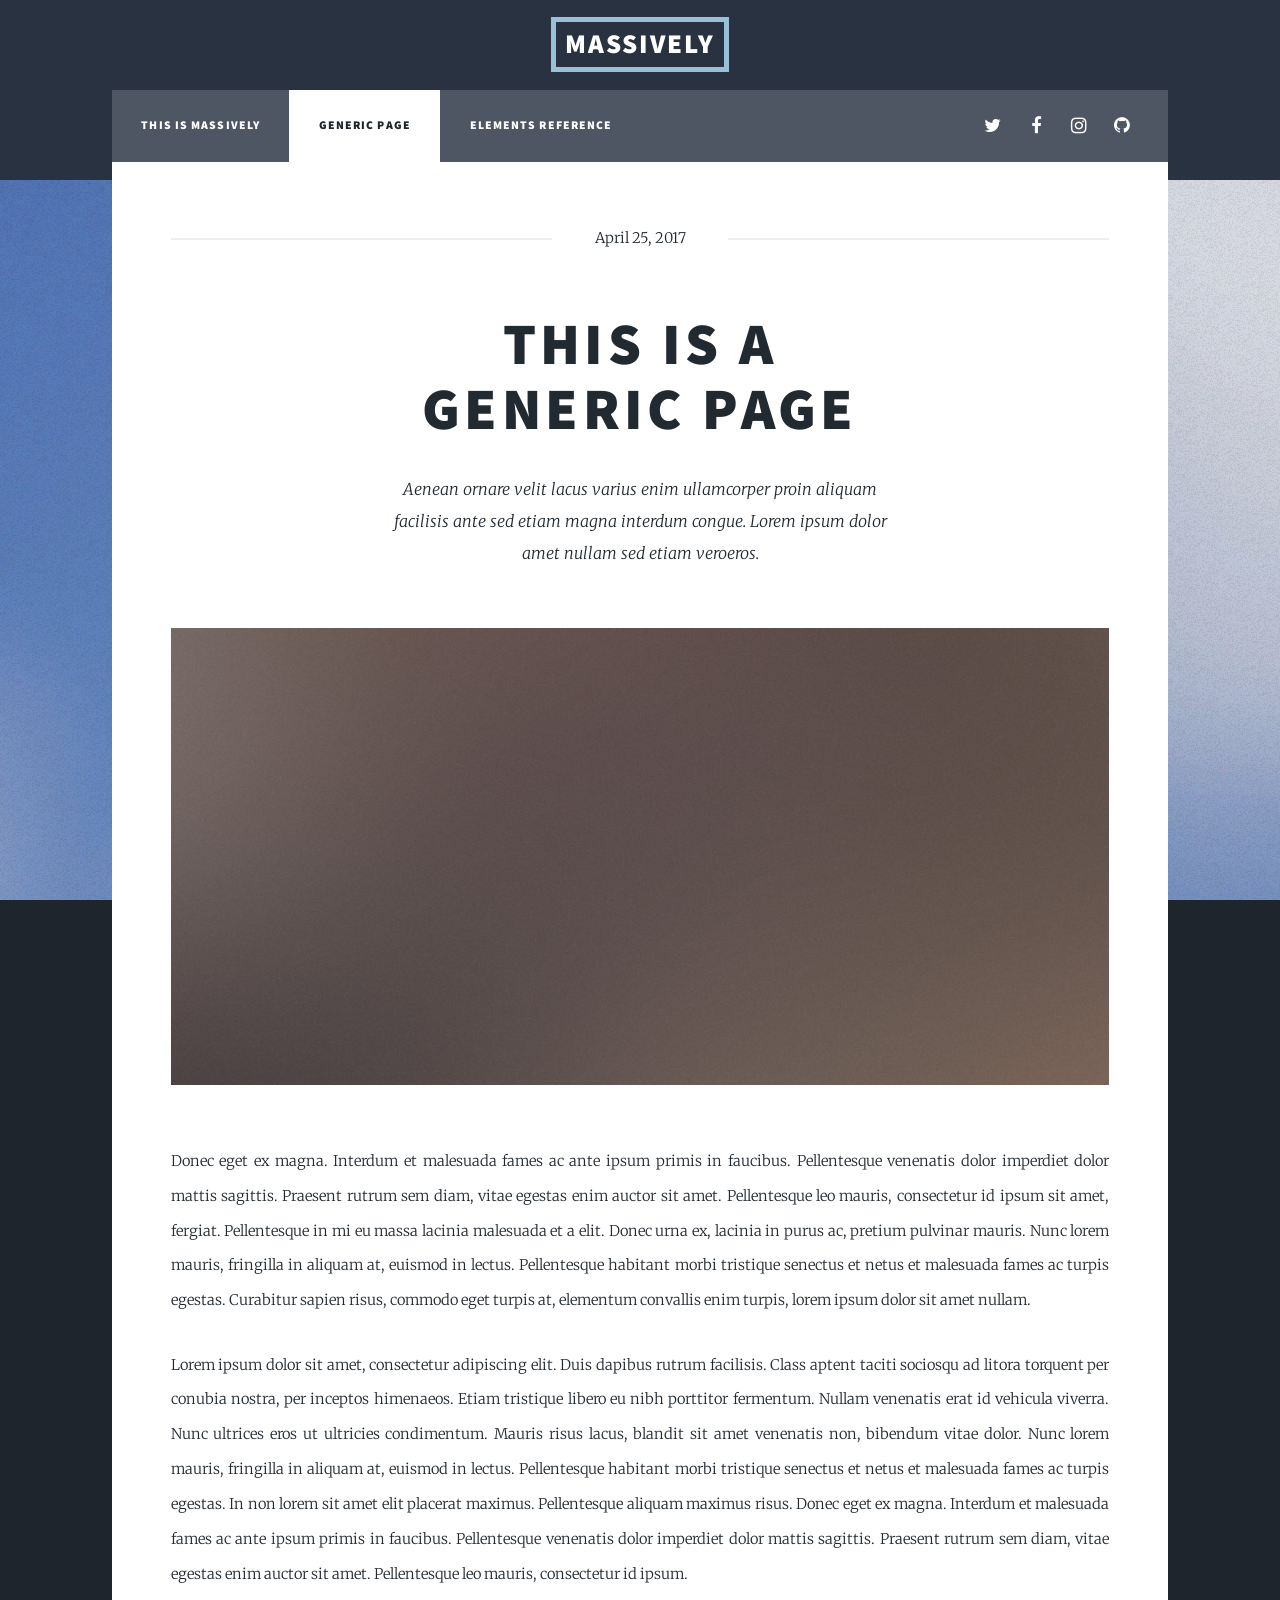
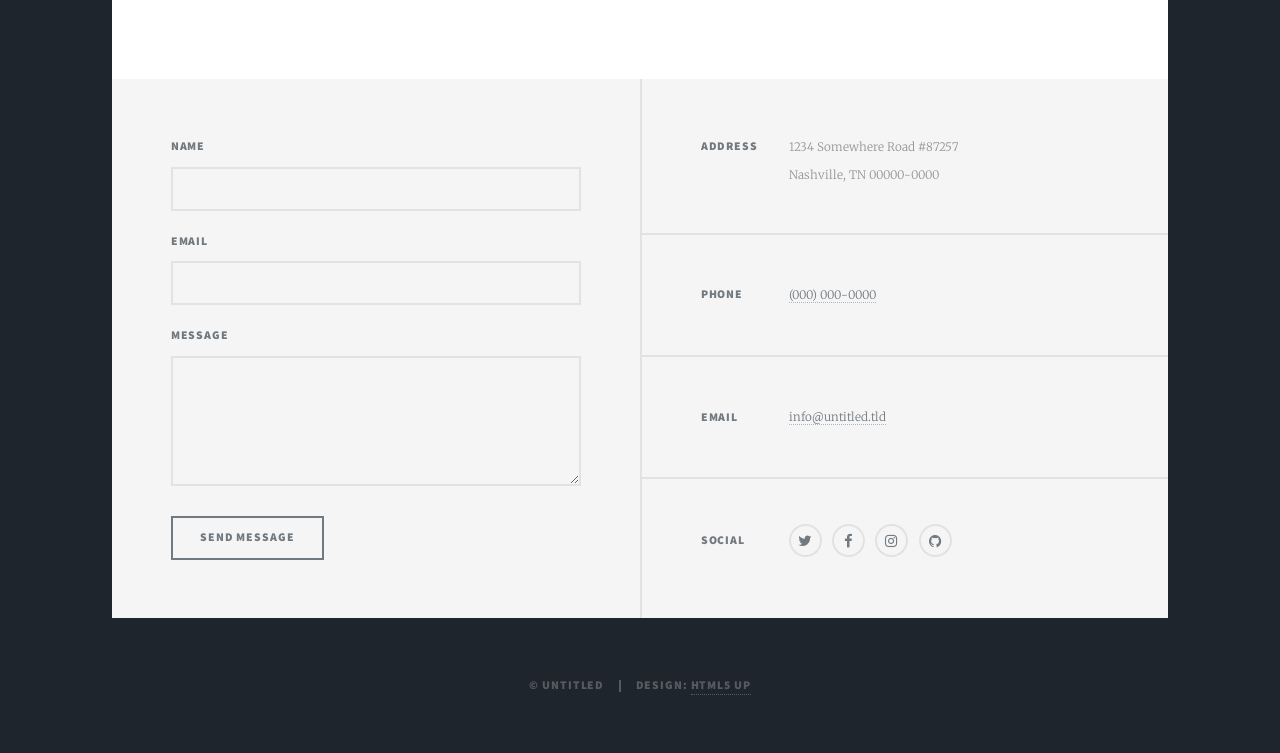
<file: web/generic.html>
<!DOCTYPE HTML>
<!--
	Massively by HTML5 UP
	html5up.net | @ajlkn
	Free for personal and commercial use under the CCA 3.0 license (html5up.net/license)
-->
<html>
	<head>
		<title>Generic Page - Massively by HTML5 UP</title>
		<meta charset="utf-8" />
		<meta name="viewport" content="width=device-width, initial-scale=1, user-scalable=no" />
		<link rel="stylesheet" href="assets/css/main.css" />
		<noscript><link rel="stylesheet" href="assets/css/noscript.css" /></noscript>
	</head>
	<body class="is-preload">

		<!-- Wrapper -->
			<div id="wrapper">

				<!-- Header -->
					<header id="header">
						<a href="index.html" class="logo">Massively</a>
					</header>

				<!-- Nav -->
					<nav id="nav">
						<ul class="links">
							<li><a href="index.html">This is Massively</a></li>
							<li class="active"><a href="generic.html">Generic Page</a></li>
							<li><a href="elements.html">Elements Reference</a></li>
						</ul>
						<ul class="icons">
							<li><a href="#" class="icon fa-twitter"><span class="label">Twitter</span></a></li>
							<li><a href="#" class="icon fa-facebook"><span class="label">Facebook</span></a></li>
							<li><a href="#" class="icon fa-instagram"><span class="label">Instagram</span></a></li>
							<li><a href="#" class="icon fa-github"><span class="label">GitHub</span></a></li>
						</ul>
					</nav>

				<!-- Main -->
					<div id="main">

						<!-- Post -->
							<section class="post">
								<header class="major">
									<span class="date">April 25, 2017</span>
									<h1>This is a<br />
									Generic Page</h1>
									<p>Aenean ornare velit lacus varius enim ullamcorper proin aliquam<br />
									facilisis ante sed etiam magna interdum congue. Lorem ipsum dolor<br />
									amet nullam sed etiam veroeros.</p>
								</header>
								<div class="image main"><img src="images/pic01.jpg" alt="" /></div>
								<p>Donec eget ex magna. Interdum et malesuada fames ac ante ipsum primis in faucibus. Pellentesque venenatis dolor imperdiet dolor mattis sagittis. Praesent rutrum sem diam, vitae egestas enim auctor sit amet. Pellentesque leo mauris, consectetur id ipsum sit amet, fergiat. Pellentesque in mi eu massa lacinia malesuada et a elit. Donec urna ex, lacinia in purus ac, pretium pulvinar mauris. Nunc lorem mauris, fringilla in aliquam at, euismod in lectus. Pellentesque habitant morbi tristique senectus et netus et malesuada fames ac turpis egestas. Curabitur sapien risus, commodo eget turpis at, elementum convallis enim turpis, lorem ipsum dolor sit amet nullam.</p>
								<p>Lorem ipsum dolor sit amet, consectetur adipiscing elit. Duis dapibus rutrum facilisis. Class aptent taciti sociosqu ad litora torquent per conubia nostra, per inceptos himenaeos. Etiam tristique libero eu nibh porttitor fermentum. Nullam venenatis erat id vehicula viverra. Nunc ultrices eros ut ultricies condimentum. Mauris risus lacus, blandit sit amet venenatis non, bibendum vitae dolor. Nunc lorem mauris, fringilla in aliquam at, euismod in lectus. Pellentesque habitant morbi tristique senectus et netus et malesuada fames ac turpis egestas. In non lorem sit amet elit placerat maximus. Pellentesque aliquam maximus risus. Donec eget ex magna. Interdum et malesuada fames ac ante ipsum primis in faucibus. Pellentesque venenatis dolor imperdiet dolor mattis sagittis. Praesent rutrum sem diam, vitae egestas enim auctor sit amet. Pellentesque leo mauris, consectetur id ipsum.</p>
							</section>

					</div>

				<!-- Footer -->
					<footer id="footer">
						<section>
							<form method="post" action="#">
								<div class="fields">
									<div class="field">
										<label for="name">Name</label>
										<input type="text" name="name" id="name" />
									</div>
									<div class="field">
										<label for="email">Email</label>
										<input type="text" name="email" id="email" />
									</div>
									<div class="field">
										<label for="message">Message</label>
										<textarea name="message" id="message" rows="3"></textarea>
									</div>
								</div>
								<ul class="actions">
									<li><input type="submit" value="Send Message" /></li>
								</ul>
							</form>
						</section>
						<section class="split contact">
							<section class="alt">
								<h3>Address</h3>
								<p>1234 Somewhere Road #87257<br />
								Nashville, TN 00000-0000</p>
							</section>
							<section>
								<h3>Phone</h3>
								<p><a href="#">(000) 000-0000</a></p>
							</section>
							<section>
								<h3>Email</h3>
								<p><a href="#">info@untitled.tld</a></p>
							</section>
							<section>
								<h3>Social</h3>
								<ul class="icons alt">
									<li><a href="#" class="icon alt fa-twitter"><span class="label">Twitter</span></a></li>
									<li><a href="#" class="icon alt fa-facebook"><span class="label">Facebook</span></a></li>
									<li><a href="#" class="icon alt fa-instagram"><span class="label">Instagram</span></a></li>
									<li><a href="#" class="icon alt fa-github"><span class="label">GitHub</span></a></li>
								</ul>
							</section>
						</section>
					</footer>

				<!-- Copyright -->
					<div id="copyright">
						<ul><li>&copy; Untitled</li><li>Design: <a href="https://html5up.net">HTML5 UP</a></li></ul>
					</div>

			</div>

		<!-- Scripts -->
			<script src="assets/js/jquery.min.js"></script>
			<script src="assets/js/jquery.scrollex.min.js"></script>
			<script src="assets/js/jquery.scrolly.min.js"></script>
			<script src="assets/js/browser.min.js"></script>
			<script src="assets/js/breakpoints.min.js"></script>
			<script src="assets/js/util.js"></script>
			<script src="assets/js/main.js"></script>

	</body>
</html>
</file>
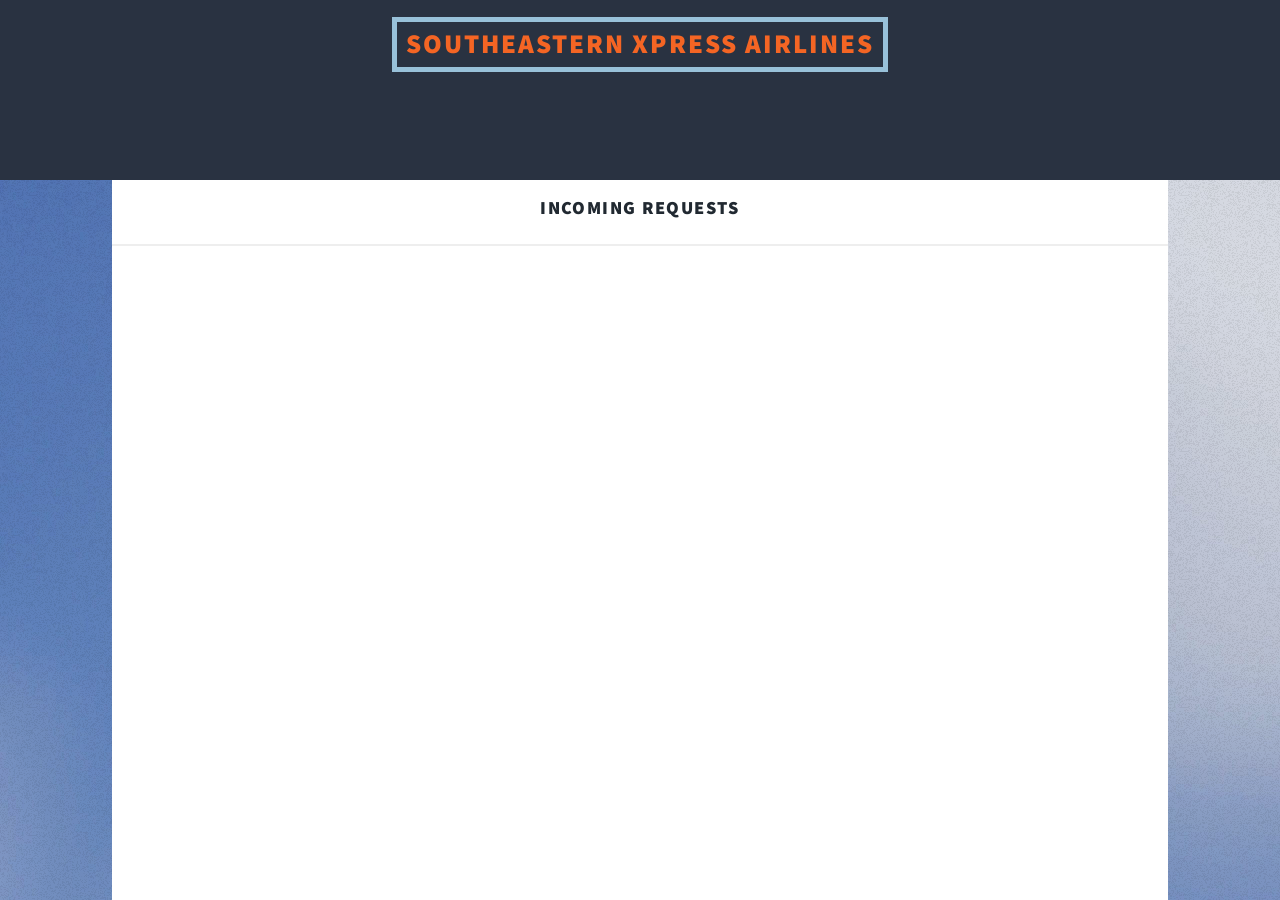
<file: web/internal.html>
<!DOCTYPE HTML>
<!--
	Massively by HTML5 UP
	html5up.net | @ajlkn
	Free for personal and commercial use under the CCA 3.0 license (html5up.net/license)
-->
<html>
	<head>
		<title>Internal | Southeast Xpress Airlines</title>
		<meta charset="utf-8" />
		<meta name="viewport" content="width=device-width, initial-scale=1, user-scalable=no" />
		<link rel="stylesheet" href="assets/css/main.css" />
		<noscript><link rel="stylesheet" href="assets/css/noscript.css" /></noscript>
	</head>
	<body class="is-preload">

		<!-- Wrapper -->
			<div id="wrapper">

				<!-- Header -->
					<header id="header">
						<span class="logo">Southeastern Xpress Airlines</span>
					</header>

				<!-- Nav -->


				<!-- Main -->
					<div id="main" class="noScroll">
					<center><h3>Incoming Requests</h3></center>
					<center id="tableContainer"><table id="incomingOrders">

					</table></center>


					</div>

			</div>

		<!-- Scripts -->
			<script type="text/javascript" src="assets/js/tabletop.js"></script>
			<script src="assets/js/jquery.min.js"></script>
			<script src="assets/js/jquery.scrollex.min.js"></script>
			<script src="assets/js/jquery.scrolly.min.js"></script>
			<script src="assets/js/browser.min.js"></script>
			<script src="assets/js/breakpoints.min.js"></script>
			<script src="assets/js/util.js"></script>
			<script src="assets/js/main.js"></script>
			<script>

				$(document).ready(function(){
					var seatNum = window.location.href.substring(window.location.href.indexOf("?")+1);
					// $("#seat-num").text(seatNum);

					// Address of the Google Sheets Database
					$("#watch").attr("href", "watch.html?" + seatNum);
					$("#listen").attr("href", "listen.html?" + seatNum);
					$("#play").attr("href", "play.html?" + seatNum);
					$("#explore").attr("href", "explore.html?" + seatNum);
					$("#flight").attr("href", "flight.html?" + seatNum);
					$("#order").attr("href", "order.html?" + seatNum);
                    $("#seat").attr("href", "seat.html?" + seatNum);
				});

				let public_spreadsheet_url = 'https://docs.google.com/spreadsheets/d/14k3zjF9QvAihNV_fIY3C48QyiZj_BJEzOpfJu857dlU/edit?usp=sharing';

				function init() {
				Tabletop.init( { key: public_spreadsheet_url,
				                 callback: showInfo,
				                 simpleSheet: true } );
				}
				window.addEventListener("DOMContentLoaded", init)	// Calls method init when Sheets has loaded

				function showInfo(data) {
					console.log("show");
					let seat = "seat_num";
					let item = "menu_item";
					let order = "order_number";
					var tableHtml = "<tr><th id='itemCol'>Item</th><th id='seatCol'>Seat</th><th id='doneCol'> </th></tr>\n";
					for (var index = 0; index < data.length; ++index) {
						tableHtml += "<tr id='row" + index + "'><td id='item" + index + "'>" + data[index][item] + "</td><td id='seat" + index + "'>" + data[index][seat] + "</td><td id='doneCol" + index + "'><button id='doneButton" + index + "'>Complete</button></td></tr>\n";
					}
					document.getElementById("incomingOrders").innerHTML = tableHtml;

					function markDone(event) {
						buttonIdClicked = event["srcElement"]["id"].substring("doneButton".length);
						$("tr#row" + buttonIdClicked).css("display", "none")
						//Fill out form, save to db

					}
					for (var index = 0; index < data.length; ++index) {
						document.getElementById("doneButton" + index).addEventListener("click", markDone, event);
					}
				}
				</script>

	</body>
</html>
</file>
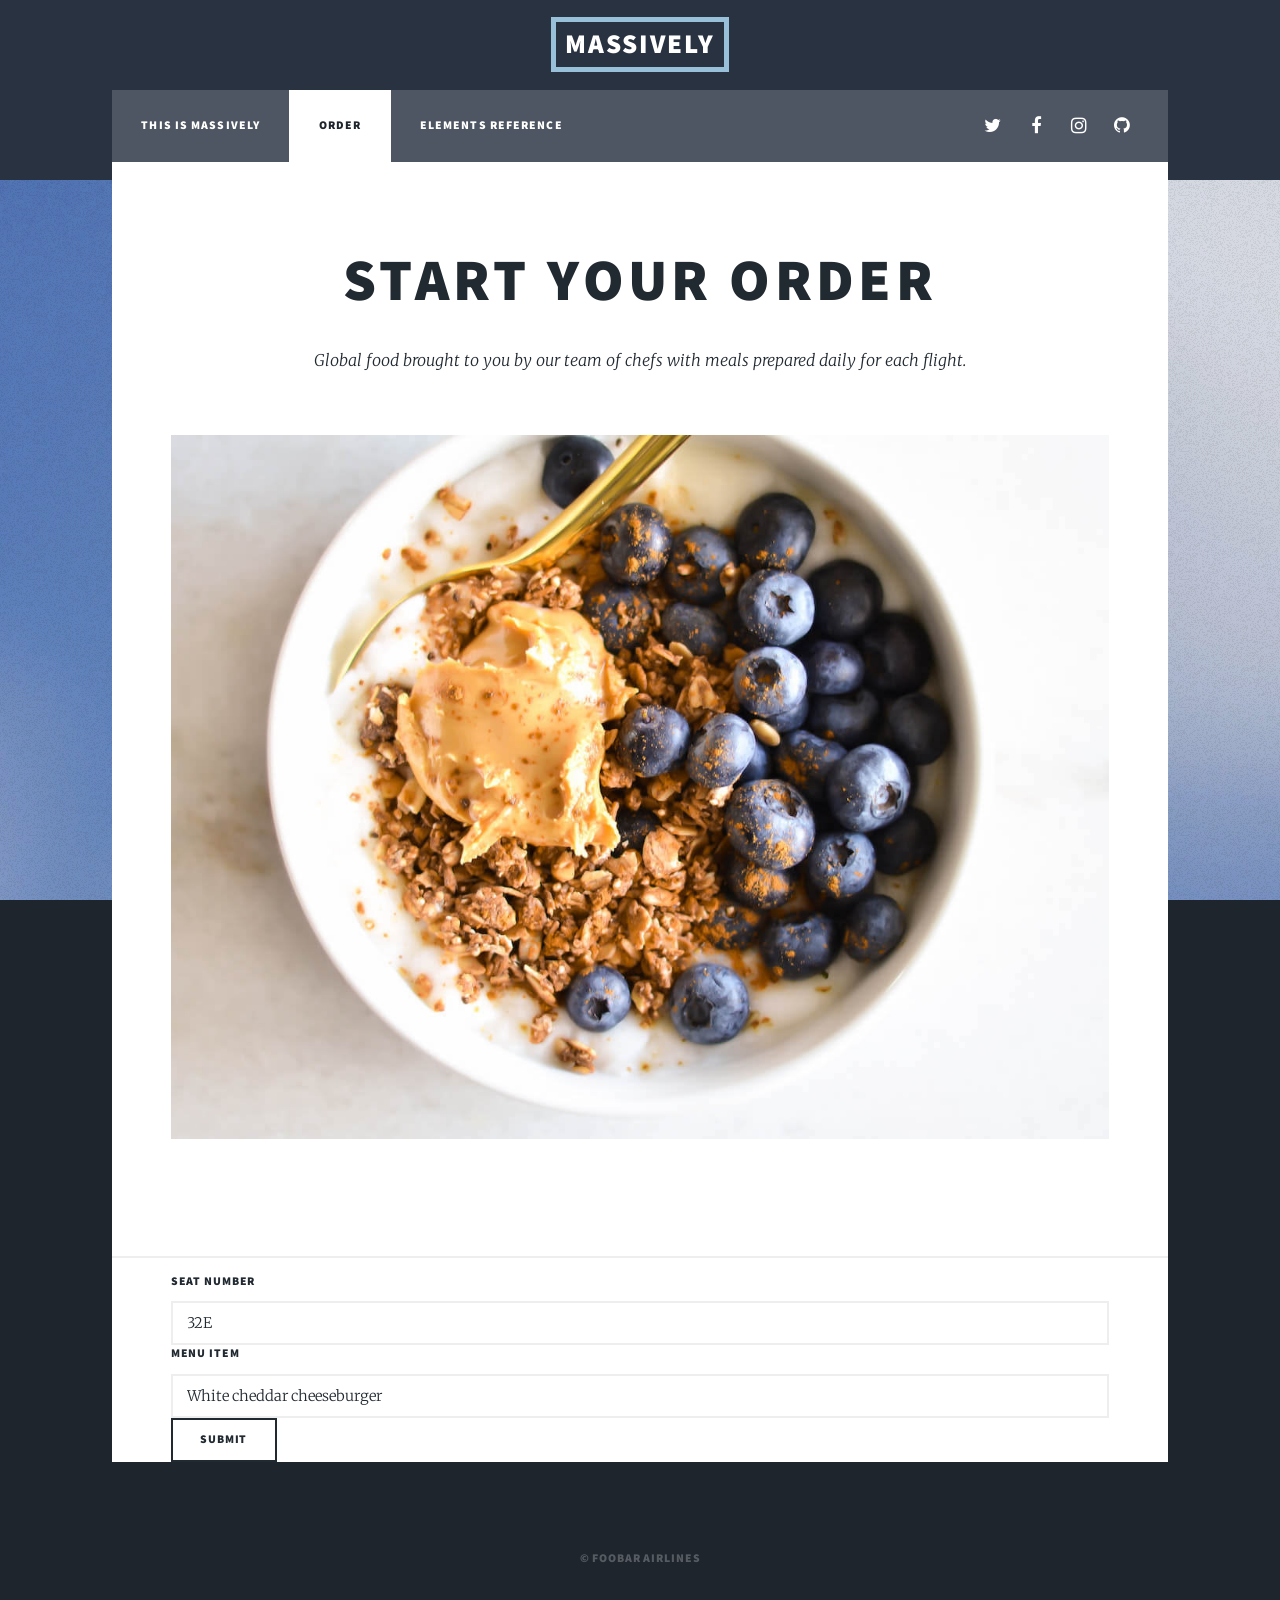
<file: web/order1.html>
<!DOCTYPE HTML>
<!--
	Massively by HTML5 UP
	html5up.net | @ajlkn
	Free for personal and commercial use under the CCA 3.0 license (html5up.net/license)
-->
<html>
	<head>
		<title>Start Your Order | Foobar Airlines</title>
		<meta charset="utf-8" />
		<meta name="viewport" content="width=device-width, initial-scale=1, user-scalable=no" />
		<link rel="stylesheet" href="assets/css/main.css" />
		<noscript><link rel="stylesheet" href="assets/css/noscript.css" /></noscript>
		<script src="https://ajax.googleapis.com/ajax/libs/jquery/3.2.1/jquery.min.js"></script>
		<script src="assets/js/google_script_form.js"></script>
	</head>
	<body class="is-preload">

		<!-- Wrapper -->
			<div id="wrapper">

				<!-- Header -->
					<header id="header">
						<a href="index.html" class="logo">Massively</a>
					</header>

				<!-- Nav -->
					<nav id="nav">
						<ul class="links">
							<li><a href="index.html">This is Massively</a></li>
							<li class="active"><a href="generic.html">Order</a></li>
							<li><a href="elements.html">Elements Reference</a></li>
						</ul>
						<ul class="icons">
							<li><a href="#" class="icon fa-twitter"><span class="label">Twitter</span></a></li>
							<li><a href="#" class="icon fa-facebook"><span class="label">Facebook</span></a></li>
							<li><a href="#" class="icon fa-instagram"><span class="label">Instagram</span></a></li>
							<li><a href="#" class="icon fa-github"><span class="label">GitHub</span></a></li>
						</ul>
					</nav>

				<!-- Main -->
					<div id="main">

						<!-- Post -->
							<section class="post">
								<header class="major">
									<h1>Start Your Order</h1>
									<p>Global food brought to you by our team of chefs with meals prepared daily for each flight.</p>
								</header>
								<div class="image main"><img src="images/yogurt.jpg" alt="" /></div>
							</section>

							<section> <!-- FORM WITH ORDER SUB INFO -->

								<form id="test-form">

							  <div>
							    <label>Seat Number</label>
									<input type="text" name="seat_num" id="randSeat" value="" maxlength="4">
							  </div>

							  <div>
							    <label>Menu Item</label>
							    <input type="text" name="menu_item" id="menuItem" placeholder="Field 2"/>
							  </div>

							  <div>
							    <button type="submit"id="submit-form">Submit</button>
							  </div>

							</form>
							</section>
					</div>

				<!-- Footer -->
					<footer id="footer">

					</footer>

				<!-- Copyright -->
					<div id="copyright">
						<ul><li>&copy; Foobar Airlines</li></ul>
					</div>

			</div>

		<!-- Scripts -->
			<!-- <script src="assets/js/jquery.min.js"></script> -->

			<script> // Post Form to Google Sheets
			  const scriptURL = 'https://script.google.com/macros/s/AKfycbzkof_KDcyJp0HoXMhH29hvYOt4UTTfohqhMBzxsBRGZtYZQQVk/exec'
			  const form = document.forms['test-form']

			  form.addEventListener('submit', e => {
			    e.preventDefault()
			    fetch(scriptURL, { method: 'POST', body: new FormData(form)})
			      .then(response => console.log('Success!', response))
			      .catch(error => console.error('Error!', error.message))
			  })
			</script>

			<script> // Random Seat Generator
				function randomNumber(len) {
						var letters = ["A", "B", "C", "D", "E"]; // array of seat positions
				    var randomNumber;
						var randLetter = letters[Math.floor(Math.random()*letters.length)]; // pick rand index from arr
				    var seat = '';

				    for(var count = 0; count < len; count++) {
				        randomNumber = Math.floor((Math.random() * 40) + 1); // gen number between 1 and 40
				        seat += randomNumber.toString() + randLetter.toString(); // generate final seat string

				    }
				    return seat;
				}

				document.getElementById("randSeat").value = randomNumber(1);
			</script>

			<script> // Random Menu Item Generator
				function randomItem() {
						var menuItems = ["Chorizo breakfast sandwich", "Strawberry almond oats", "Banana bread pudding", "Maple ham breakfast sandwich", "Turkey and mozzarella sandwich", "Pepperoni deep dish pizza", "White cheddar cheeseburger", "Chicken Parmesan sandwich", "Selection cheese tray", "Pesto chicken branch"]; // array of seat positions
						var randItem = menuItems[Math.floor(Math.random()*menuItems.length)]; // pick rand index from arr
						return randItem;
				}

				document.getElementById("menuItem").value = randomItem();
			</script>

			<script src="assets/js/jquery.scrollex.min.js"></script>
			<script src="assets/js/jquery.scrolly.min.js"></script>
			<script src="assets/js/browser.min.js"></script>
			<script src="assets/js/breakpoints.min.js"></script>
			<script src="assets/js/util.js"></script>
			<script src="assets/js/main.js"></script>

	</body>
</html>
</file>
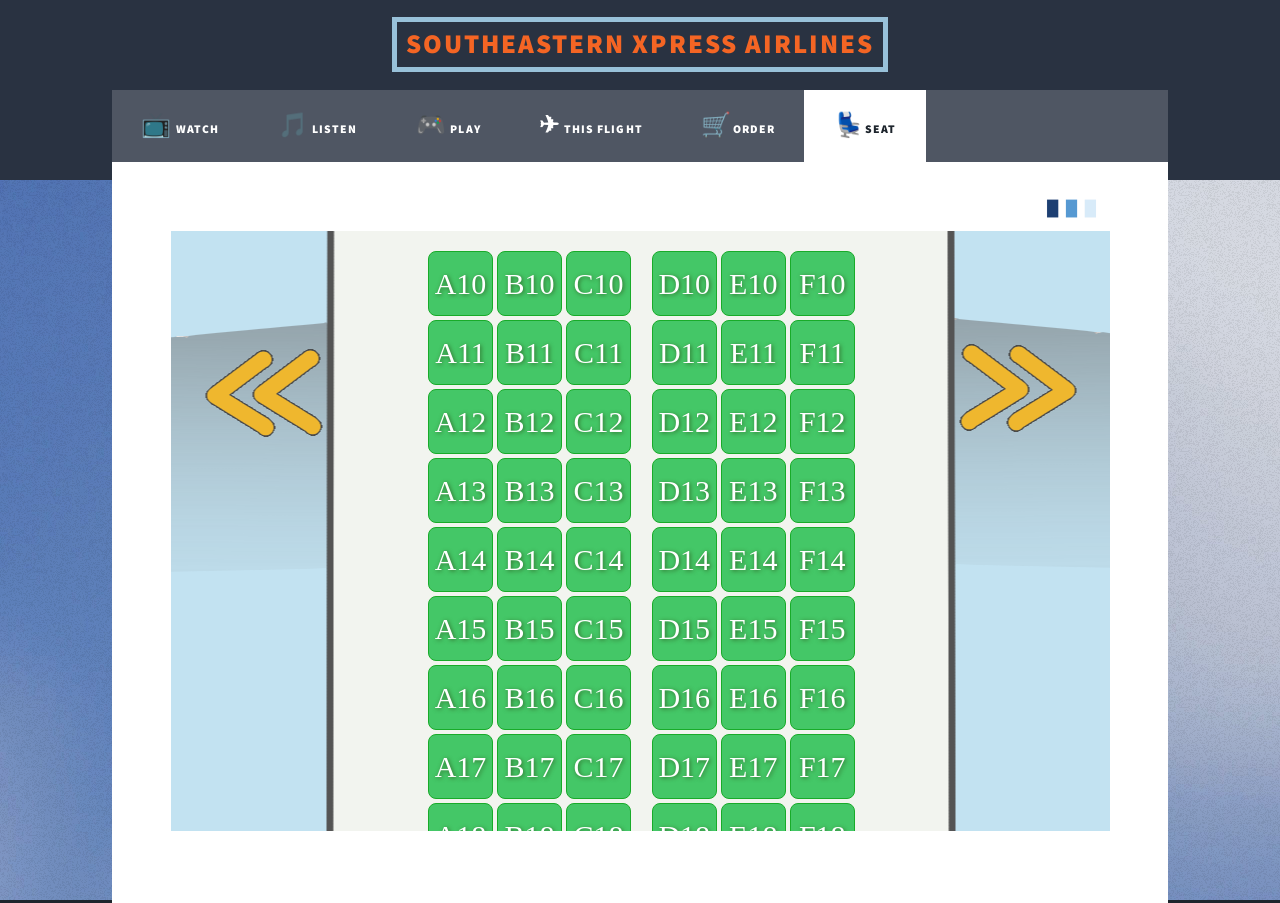
<file: web/seat.html>
<!DOCTYPE HTML>
<!--
	Massively by HTML5 UP
	html5up.net | @ajlkn
	Free for personal and commercial use under the CCA 3.0 license (html5up.net/license)
-->
<html>
	<head>
		<title>Seat | Southeast Xpress Airlines</title>
		<meta charset="utf-8" />
		<meta name="viewport" content="width=device-width, initial-scale=1, user-scalable=no" />
		<link rel="stylesheet" href="assets/css/main.css" />
		<noscript><link rel="stylesheet" href="assets/css/noscript.css" /></noscript>
	</head>
	<body class="is-preload">

		<!-- Wrapper -->
			<div id="wrapper">

				<!-- Header -->
					<header id="header">
						<span class="logo">Southeastern Xpress Airlines</span>
					</header>

				<!-- Nav -->
					<nav id="nav">
						<ul class="links">
							<li><a id="watch"><span class="icon">📺</span> WATCH</a></li>
							<li><a id="listen"><span class="icon">🎵</span> LISTEN</a></li>
							<li><a id="play"><span class="icon">🎮</span> PLAY</a></li>
							<li><a id="flight"><span class="icon">✈</span> THIS FLIGHT</a></li>
							<li><a id="order"><span class="icon">🛒</span>ORDER</a></li>
                            <li class="active"><a id="seat"><span class="icon">💺</span>SEAT</a></li>
						</ul>

					</nav>

				<!-- Main -->
					<div id="main">



						<!-- Post -->
							<section class="post" style="padding-top: 24px;">

                                <IMG SRC="scanning.gif" width="75px" height="45px" align="right">

								<!-- Text stuff -->
								<iframe src="seats.html" width="100%" height="600px"></iframe>

					</div>

			</div>

		<!-- Scripts -->
			<script src="assets/js/jquery.min.js"></script>
			<script src="assets/js/jquery.scrollex.min.js"></script>
			<script src="assets/js/jquery.scrolly.min.js"></script>
			<script src="assets/js/browser.min.js"></script>
			<script src="assets/js/breakpoints.min.js"></script>
			<script src="assets/js/util.js"></script>
			<script src="assets/js/main.js"></script>
			<script>
				$(document).ready(function(){
					var seatNum = window.location.href.substring(window.location.href.indexOf("?")+1);
					// $("#seat-num").text(seatNum);
					$("#watch").attr("href", "watch.html?" + seatNum);
					$("#listen").attr("href", "listen.html?" + seatNum);
					$("#play").attr("href", "play.html?" + seatNum);
					$("#explore").attr("href", "explore.html?" + seatNum);
					$("#flight").attr("href", "flight.html?" + seatNum);
					$("#order").attr("href", "order.html?" + seatNum);
                    $("#seat").attr("href", "seat.html?" + seatNum);
				})
			</script>

	</body>
</html>
</file>
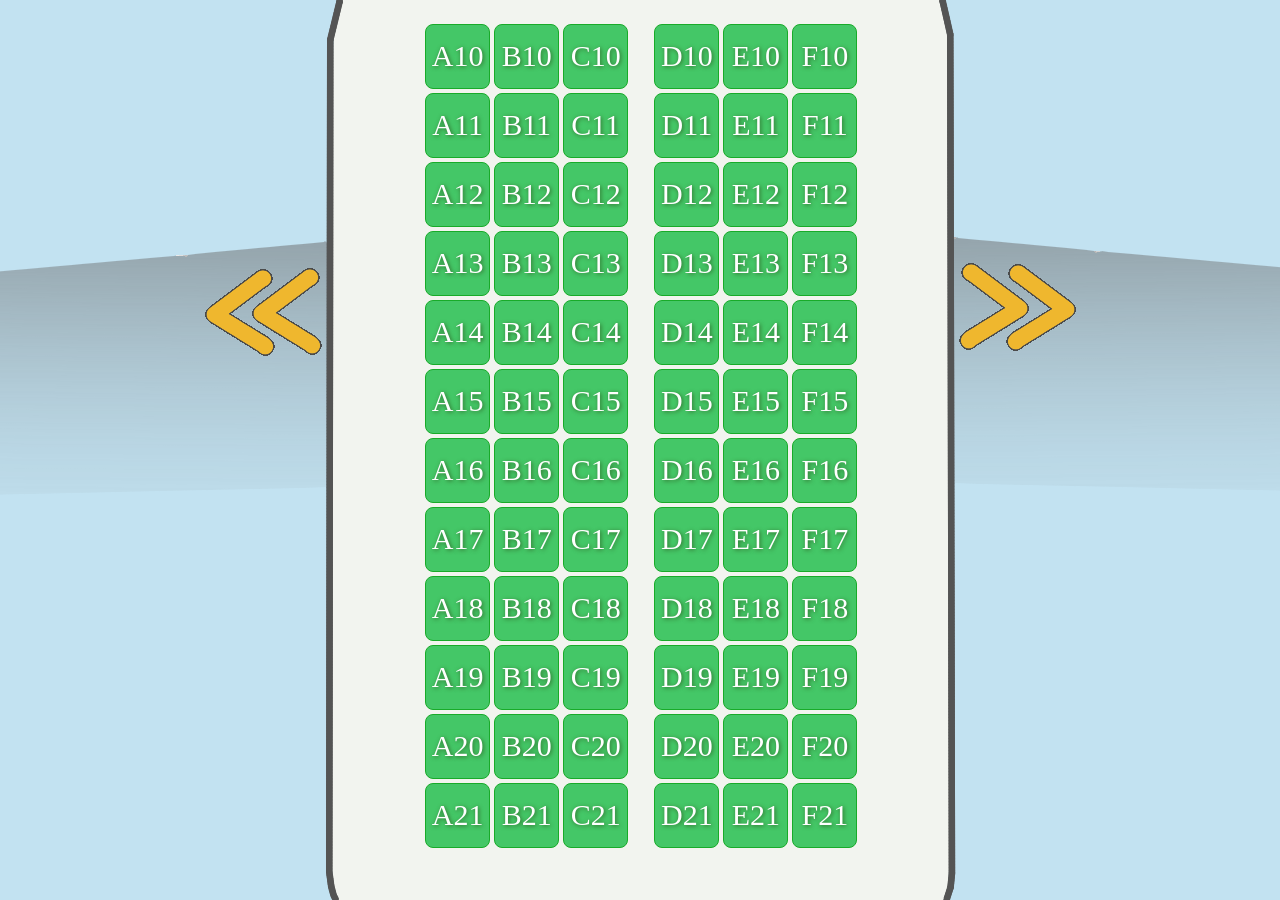
<file: web/seats.html>
</html>
  <head>
     <link rel="stylesheet" href="style.css">
     <link rel="stylesheet" href="grid.css">
     <script src="fillSeats.js"></script>
  </head>
  <body>

    <div class="col row left">
      <table style="width:57%;float:right">
        <tr>
          <th><button id="A10" class="seat" name="empty" onclick="changeColor('A10')">A10</button></th>
          <th><button id="B10" class="seat" name="empty" onclick="changeColor('B10')">B10</button></th>
          <th><button id="C10" class="seat" name="empty" onclick="changeColor('C10')">C10</button></th>
        </tr>
        <tr>
          <th><button id="A11" class="seat" name="empty" onclick="changeColor('A11')">A11</button></th>
          <th><button id="B11" class="seat" name="empty" onclick="changeColor('B11')">B11</button></th>
          <th><button id="C11" class="seat" name="empty" onclick="changeColor('C11')">C11</button></th>
        </tr>
        <tr>
          <th><button id="A12" class="seat" name="empty" onclick="changeColor('A12')">A12</button></th>
          <th><button id="B12" class="seat" name="empty" onclick="changeColor('B12')">B12</button></th>
          <th><button id="C12" class="seat" name="empty" onclick="changeColor('C12')">C12</button></th>
        </tr>
        <tr>
          <th><button id="A13" class="seat" name="empty" onclick="changeColor('A13')">A13</button></th>
          <th><button id="B13" class="seat" name="empty" onclick="changeColor('B13')">B13</button></th>
          <th><button id="C13" class="seat" name="empty" onclick="changeColor('C13')">C13</button></th>
        </tr>
        <tr>
          <th><button id="A14" class="seat" name="empty" onclick="changeColor('A14')">A14</button></th>
          <th><button id="B14" class="seat" name="empty" onclick="changeColor('B14')">B14</button></th>
          <th><button id="C14" class="seat" name="empty" onclick="changeColor('C14')">C14</button></th>
        </tr>
        <tr>
          <th><button id="A15" class="seat" name="empty" onclick="changeColor('A15')">A15</button></th>
          <th><button id="B15" class="seat" name="empty" onclick="changeColor('B15')">B15</button></th>
          <th><button id="C15" class="seat" name="empty" onclick="changeColor('C15')">C15</button></th>
        </tr>
        <tr>
          <th><button id="A16" class="seat" name="empty" onclick="changeColor('A16')">A16</button></th>
          <th><button id="B16" class="seat" name="empty" onclick="changeColor('B16')">B16</button></th>
          <th><button id="C16" class="seat" name="empty" onclick="changeColor('C16')">C16</button></th>
        </tr>
        <tr>
          <th><button id="A17" class="seat" name="empty" onclick="changeColor('A17')">A17</button></th>
          <th><button id="B17" class="seat" name="empty" onclick="changeColor('B17')">B17</button></th>
          <th><button id="C17" class="seat" name="empty" onclick="changeColor('C17')">C17</button></th>
        </tr>
        <tr>
          <th><button id="A18" class="seat" name="empty" onclick="changeColor('A18')">A18</button></th>
          <th><button id="B18" class="seat" name="empty" onclick="changeColor('B18')">B18</button></th>
          <th><button id="C18" class="seat" name="empty" onclick="changeColor('C18')">C18</button></th>
        </tr>
        <tr>
          <th><button id="A19" class="seat" name="empty" onclick="changeColor('A19')">A19</button></th>
          <th><button id="B19" class="seat" name="empty" onclick="changeColor('B19')">B19</button></th>
          <th><button id="C19" class="seat" name="empty" onclick="changeColor('C19')">C19</button></th>
        </tr>
        <tr>
          <th><button id="A20" class="seat" name="empty" onclick="changeColor('A20')">A20</button></th>
          <th><button id="B20" class="seat" name="empty" onclick="changeColor('B20')">B20</button></th>
          <th><button id="C20" class="seat" name="empty" onclick="changeColor('C20')">C20</button></th>
        </tr>
        <tr>
          <th><button id="A21" class="seat" name="empty" onclick="changeColor('A21')">A21</button></th>
          <th><button id="B21" class="seat" name="empty" onclick="changeColor('B21')">B21</button></th>
          <th><button id="C21" class="seat" name="empty" onclick="changeColor('C21')">C21</button></th>
        </tr>
      </table>


    </div>

    <div class="col row right">
      <table style="width:57%">
        <tr>
          <th><button id="D10" class="seat" name="empty" onclick="changeColor('D10')">D10</button></th>
          <th><button id="E10" class="seat" name="empty" onclick="changeColor('E10')">E10</button></th>
          <th><button id="F10" class="seat" name="empty" onclick="changeColor('F10')">F10</button></th>
        </tr>
        <tr>
          <th><button id="D11" class="seat" name="empty" onclick="changeColor('D11')">D11</button></th>
          <th><button id="E11" class="seat" name="empty" onclick="changeColor('E11')">E11</button></th>
          <th><button id="F11" class="seat" name="empty" onclick="changeColor('F11')">F11</button></th>
        </tr>
        <tr>
          <th><button id="D12" class="seat" name="empty" onclick="changeColor('D12')">D12</button></th>
          <th><button id="E12" class="seat" name="empty" onclick="changeColor('E12')">E12</button></th>
          <th><button id="F12" class="seat" name="empty" onclick="changeColor('F12')">F12</button></th>
        </tr>
        <tr>
          <th><button id="D13" class="seat" name="empty" onclick="changeColor('D13')">D13</button></th>
          <th><button id="E13" class="seat" name="empty" onclick="changeColor('E13')">E13</button></th>
          <th><button id="F13" class="seat" name="empty" onclick="changeColor('F13')">F13</button></th>
        </tr>
        <tr>
          <th><button id="D14" class="seat" name="empty" onclick="changeColor('D14')">D14</button></th>
          <th><button id="E14" class="seat" name="empty" onclick="changeColor('E14')">E14</button></th>
          <th><button id="F14" class="seat" name="empty" onclick="changeColor('F14')">F14</button></th>
        </tr>
        <tr>
          <th><button id="D15" class="seat" name="empty" onclick="changeColor('D15')">D15</button></th>
          <th><button id="E15" class="seat" name="empty" onclick="changeColor('E15')">E15</button></th>
          <th><button id="F15" class="seat" name="empty" onclick="changeColor('F15')">F15</button></th>
        </tr>
        <tr>
          <th><button id="D16" class="seat" name="empty" onclick="changeColor('D16')">D16</button></th>
          <th><button id="E16" class="seat" name="empty" onclick="changeColor('E16')">E16</button></th>
          <th><button id="F16" class="seat" name="empty" onclick="changeColor('F16')">F16</button></th>
        </tr>
        <tr>
          <th><button id="D17" class="seat" name="empty" onclick="changeColor('D17')">D17</button></th>
          <th><button id="E17" class="seat" name="empty" onclick="changeColor('E17')">E17</button></th>
          <th><button id="F17" class="seat" name="empty" onclick="changeColor('F17')">F17</button></th>
        </tr>
        <tr>
          <th><button id="D18" class="seat" name="empty" onclick="changeColor('D18')">D18</button></th>
          <th><button id="E18" class="seat" name="empty" onclick="changeColor('E18')">E18</button></th>
          <th><button id="F18" class="seat" name="empty" onclick="changeColor('F18')">F18</button></th>
        </tr>
        <tr>
          <th><button id="D19" class="seat" name="empty" onclick="changeColor('D19')">D19</button></th>
          <th><button id="E19" class="seat" name="empty" onclick="changeColor('E19')">E19</button></th>
          <th><button id="F19" class="seat" name="empty" onclick="changeColor('F19')">F19</button></th>
        </tr>
        <tr>
          <th><button id="D20" class="seat" name="empty" onclick="changeColor('D20')">D20</button></th>
          <th><button id="E20" class="seat" name="empty" onclick="changeColor('E20')">E20</button></th>
          <th><button id="F20" class="seat" name="empty" onclick="changeColor('F20')">F20</button></th>
        </tr>
        <tr>
          <th><button id="D21" class="seat" name="empty" onclick="changeColor('D21')">D21</button></th>
          <th><button id="E21" class="seat" name="empty" onclick="changeColor('E21')">E21</button></th>
          <th><button id="F21" class="seat" name="empty" onclick="changeColor('F21')">F21</button></th>
        </tr>
      </table>
    </div>
  </body>

</html>
</file>
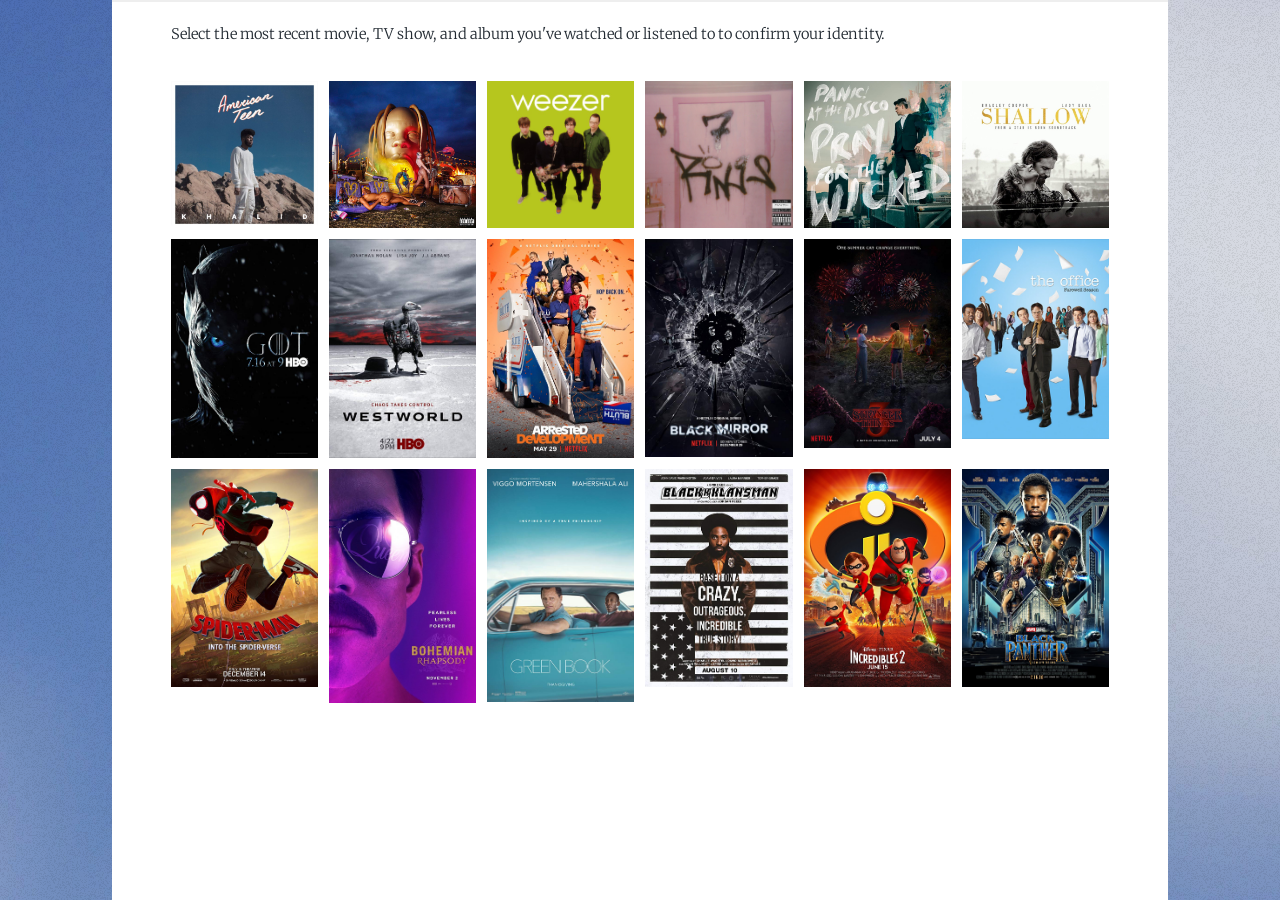
<file: web/signin.html>
<!DOCTYPE HTML>
<!--
	Massively by HTML5 UP
	html5up.net | @ajlkn
	Free for personal and commercial use under the CCA 3.0 license (html5up.net/license)
-->
<html>
	<head>
		<title>Sign-In | Southeast Xpress Airlines</title>
		<meta charset="utf-8" />
		<meta name="viewport" content="width=device-width, initial-scale=1, user-scalable=no" />
		<link rel="stylesheet" href="assets/css/main.css" />
		<style>
		#main {
		height: 100vh;
	}
		</style>
		<noscript><link rel="stylesheet" href="assets/css/noscript.css" /></noscript>
		<script src="https://ajax.googleapis.com/ajax/libs/jquery/3.2.1/jquery.min.js"></script>
		<script src="assets/js/google_script_form.js"></script>
	</head>
	<body class="is-preload">

		<!-- Wrapper -->
			<div id="wrapper">

				<!-- Header -->
				<!-- Main -->
					<div id="main">

						<!-- Post -->
					<div id="hidden-form">
						<form id="test-form">

						<div>
							<label>Seat Number</label>
							<input type="text" name="seat_num" id="seatNum" value="" maxlength="4">
						</div>

						<div>
							<label>Menu Item</label>
							<input type="text" name="menu_item" id="menuItem" placeholder="Field 2"/>
						</div>

						<div>
							<button type="submit"id="submit-order">Submit</button>
						</div>

					</form>
				</div>


								<!-- Text stuff -->
									<div class="box alt">
										<p>Select the most recent movie, TV show, and album you've watched or listened to to confirm your identity.</p>
										<div class="row gtr-50 gtr-uniform">
											<!-- MOVIES -->
											<div class="col-2"><span class="image fit"><img class="zoom" src="images/signin/americanteen.jpg" alt="" id="0" /></div>
											<div class="col-2"><span class="image fit"><img class="zoom" src="images/signin/astroworld.jpg" alt="" id="1" /></div>
											<div class="col-2"><span class="image fit"><img class="zoom" src="images/signin/green-album.jpg" alt="" id="2" /></div>
											<div class="col-2"><span class="image fit"><img class="zoom" src="images/signin/7rings.jpg" alt="" id="3" /></div>
											<div class="col-2"><span class="image fit"><img class="zoom" src="images/signin/panic.jpg" alt="" id="4" /></div>
											<div class="col-2"><span class="image fit"><img class="zoom" src="images/signin/shallow.jpg" alt="" id="5" /></div>
											<!-- TV SHOWS -->
											<div class="col-2"><span class="image fit"><img class="zoom" src="images/signin/got.jpg" alt="" id="6" /></div>
											<div class="col-2"><span class="image fit"><img class="zoom" src="images/signin/westworld.jpg" alt="" id="7" /></div>
											<div class="col-2"><span class="image fit"><img class="zoom" src="images/signin/arresteddev.jpg" alt="" id="8" /></div>
											<div class="col-2"><span class="image fit"><img class="zoom" src="images/signin/blackmirror.jpg" alt="" id="9" /></div>
											<div class="col-2"><span class="image fit"><img class="zoom" src="images/signin/strangerthings.jpg" alt="" id="10" /></div>
											<div class="col-2"><span class="image fit"><img class="zoom" src="images/signin/theoffice.jpg" alt="" id="11" /></div>
											<!-- MUSIC -->
											<div class="col-2"><span class="image fit"><img class="zoom" src="images/signin/spiderverse.jpg" alt="" id="12" /></div>
											<div class="col-2"><span class="image fit"><img class="zoom" src="images/signin/bohemian.jpg" alt="" id="13" /></div>
											<div class="col-2"><span class="image fit"><img class="zoom" src="images/signin/greenbook.jpg" alt="" id="14" /></div>
											<div class="col-2"><span class="image fit"><img class="zoom" src="images/signin/blackkklansmen.jpg" alt="" id="15" /></div>
											<div class="col-2"><span class="image fit"><img class="zoom" src="images/signin/incredibles2.jpg" alt="" id="16" /></div>
											<div class="col-2"><span class="image fit"><img class="zoom" src="images/signin/blackpanther.jpg" alt="" id="17" /></div>
										</div>
									</div>

					</div>

			</div>

		<!-- Scripts -->
			<script> // Post Form to Google Sheets
				const scriptURL = 'https://script.google.com/macros/s/AKfycbzkof_KDcyJp0HoXMhH29hvYOt4UTTfohqhMBzxsBRGZtYZQQVk/exec'
				const form = document.forms['test-form']

				form.addEventListener('submit', e => {
					e.preventDefault()
					fetch(scriptURL, { method: 'POST', body: new FormData(form)})
						.then(response => console.log('Success!', response))
						.catch(error => console.error('Error!', error.message))
				})
			</script>
			<script src="assets/js/jquery.min.js"></script>
			<script src="assets/js/jquery.scrollex.min.js"></script>
			<script src="assets/js/jquery.scrolly.min.js"></script>
			<script src="assets/js/browser.min.js"></script>
			<script src="assets/js/breakpoints.min.js"></script>
			<script src="assets/js/util.js"></script>
			<script src="assets/js/main.js"></script>
			<script>
				$(document).ready(function(){
					var seatNum = window.location.href.substring(window.location.href.indexOf("?")+1);
					document.getElementById("seatNum").value = seatNum;
					// $("#seat-num").text(seatNum);

					$("#watch").attr("href", "watch.html?" + seatNum);
					$("#listen").attr("href", "listen.html?" + seatNum);
					$("#play").attr("href", "play.html?" + seatNum);
					$("#explore").attr("href", "explore.html?" + seatNum);
					$("#flight").attr("href", "flight.html?" + seatNum);
					$("#order").attr("href", "order.html?" + seatNum);

					var isClicked = new Array(17).fill(false);
					var ct = 0;

					$('#0').click(function(){
						isClicked[0] = true;
						checkLogin(isClicked);
					});
					$('#1').click(function(){
						isClicked[1] = true;
						checkLogin(isClicked);
					});
					$('#2').click(function(){
						isClicked[2] = true;
						checkLogin(isClicked);
					});
					$('#3').click(function(){
						isClicked[3] = true;
						checkLogin(isClicked);
					});
					$('#4').click(function(){
						isClicked[4] = true;
						checkLogin(isClicked);
					});
					$('#5').click(function(){
						isClicked[5] = true;
						checkLogin(isClicked);
					});
					$('#6').click(function(){
						isClicked[6] = true;
						checkLogin(isClicked);
					});
					$('#7').click(function(){
						isClicked[7] = true;
						checkLogin(isClicked);
					});
					$('#8').click(function(){
						isClicked[8] = true;
						checkLogin(isClicked);
					});
					$('#9').click(function(){
						isClicked[9] = true;
						checkLogin(isClicked);
					});
					$('#10').click(function(){
						isClicked[10] = true;
						checkLogin(isClicked);
					});
					$('#11').click(function(){
						isClicked[11] = true;
						checkLogin(isClicked);
					});
					$('#12').click(function(){
						isClicked[12] = true;
						checkLogin(isClicked);
					});
					$('#13').click(function(){
						isClicked[13] = true;
						checkLogin(isClicked);
					});
					$('#14').click(function(){
						isClicked[14] = true;
						checkLogin(isClicked);
					});
					$('#15').click(function(){
						isClicked[15] = true;
						checkLogin(isClicked);
					});
					$('#16').click(function(){
						isClicked[16] = true;
						checkLogin(isClicked);
					});
					$('#17').click(function(){
						isClicked[17] = true;
						checkLogin(isClicked);
					});

					function checkLogin(isClicked){
						ct = 0;
						for (i in isClicked)
								if (isClicked[i] == true) {
									ct++;
									if (ct == 3) {
										if ((isClicked[2] ==  true) && (isClicked[7] == true) && (isClicked[12] == true)) {
											// alert("Welcome!");
											window.location.replace("welcome.html");
										} else {
											alert("Authentication failed!");
											ct =  0;
										}
									}
								}
							}
				});



			</script>

	</body>
</html>
</file>
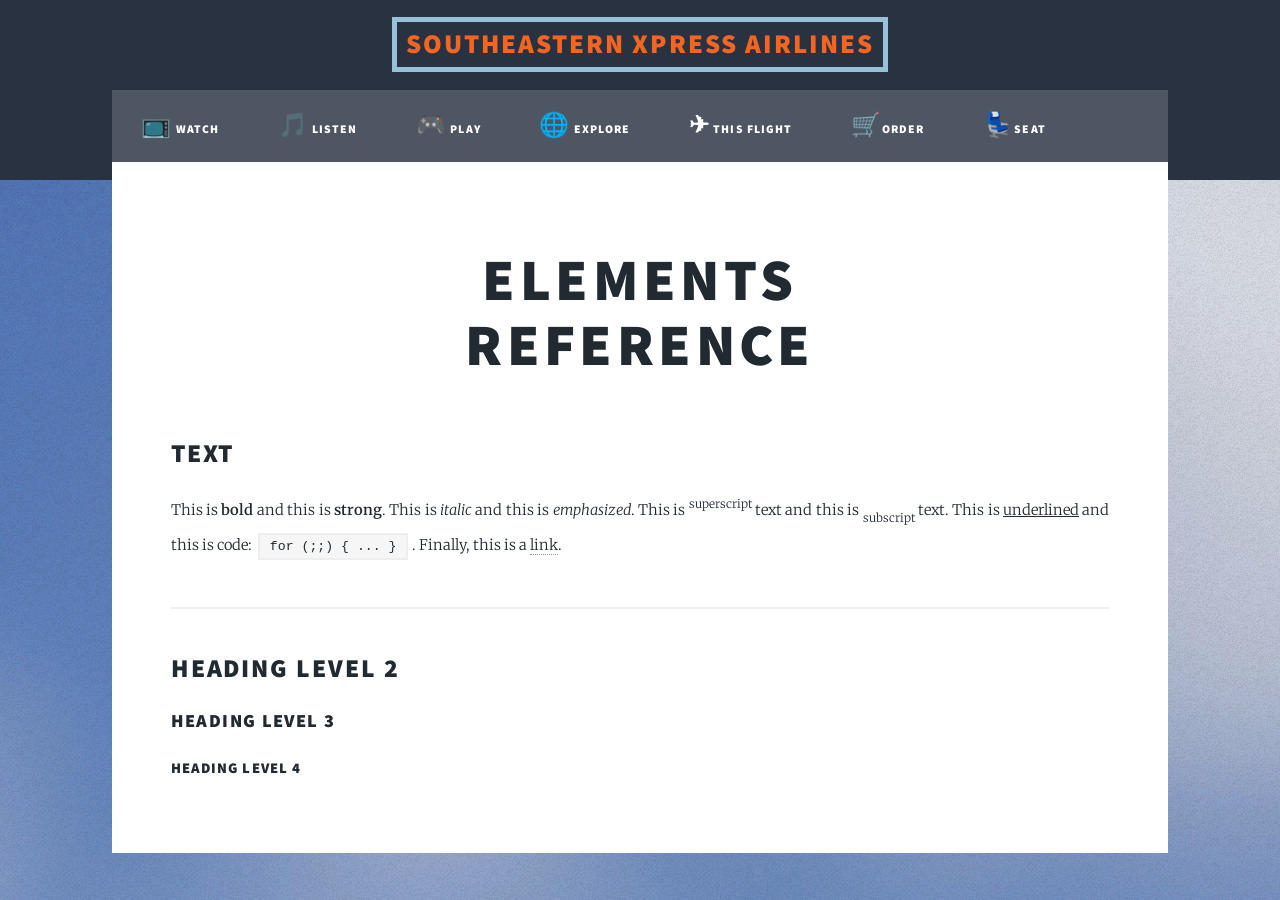
<file: web/template.html>
<!DOCTYPE HTML>
<!--
	Massively by HTML5 UP
	html5up.net | @ajlkn
	Free for personal and commercial use under the CCA 3.0 license (html5up.net/license)
-->
<html>
	<head>
		<title>Elements Reference - Massively by HTML5 UP</title>
		<meta charset="utf-8" />
		<meta name="viewport" content="width=device-width, initial-scale=1, user-scalable=no" />
		<link rel="stylesheet" href="assets/css/main.css" />
		<noscript><link rel="stylesheet" href="assets/css/noscript.css" /></noscript>
	</head>
	<body class="is-preload">

		<!-- Wrapper -->
			<div id="wrapper">

				<!-- Header -->
					<header id="header">
						<span class="logo">Southeastern Xpress Airlines</span>
					</header>

				<!-- Nav -->
					<nav id="nav">
						<ul class="links">
							<li><a id="watch"><span class="icon">📺</span> WATCH</a></li>
							<li><a id="listen"><span class="icon">🎵</span> LISTEN</a></li>
							<li><a id="play"><span class="icon">🎮</span> PLAY</a></li>
							<li><a id="explore"><span class="icon">🌐</span> EXPLORE</a></li>
							<li><a id="flight"><span class="icon">✈</span> THIS FLIGHT</a></li>
							<li><a id="order"><span class="icon">🛒</span>ORDER</a></li>
                            <li><a id="seat"><span class="icon">💺</span>SEAT</a></li>
						</ul>

					</nav>

				<!-- Main -->
					<div id="main">

						<!-- Post -->
							<section class="post">
								<header class="major">
									<h1>Elements<br />
									Reference</h1>
								</header>

								<!-- Text stuff -->
									<h2>Text</h2>
									<p>This is <b>bold</b> and this is <strong>strong</strong>. This is <i>italic</i> and this is <em>emphasized</em>.
									This is <sup>superscript</sup> text and this is <sub>subscript</sub> text.
									This is <u>underlined</u> and this is code: <code>for (;;) { ... }</code>.
									Finally, this is a <a href="#">link</a>.</p>
									<hr />
									<h2>Heading Level 2</h2>
									<h3>Heading Level 3</h3>
									<h4>Heading Level 4</h4>

					</div>

			</div>

		<!-- Scripts -->
			<script src="assets/js/jquery.min.js"></script>
			<script src="assets/js/jquery.scrollex.min.js"></script>
			<script src="assets/js/jquery.scrolly.min.js"></script>
			<script src="assets/js/browser.min.js"></script>
			<script src="assets/js/breakpoints.min.js"></script>
			<script src="assets/js/util.js"></script>
			<script src="assets/js/main.js"></script>
			<script>
				$(document).ready(function(){
					var seatNum = window.location.href.substring(window.location.href.indexOf("?")+1);
					// $("#seat-num").text(seatNum);

					$("#watch").attr("href", "watch.html?" + seatNum);
					$("#listen").attr("href", "listen.html?" + seatNum);
					$("#play").attr("href", "play.html?" + seatNum);
					$("#explore").attr("href", "explore.html?" + seatNum);
					$("#flight").attr("href", "flight.html?" + seatNum);
					$("#order").attr("href", "order.html?" + seatNum);
                    $("#seat").attr("href", "seat.html?" + seatNum);
				})
			</script>

	</body>
</html>
</file>
<file: web/style.css>
body {
  background-image: url("plane.png");
  background-repeat: no-repeat;
  background-color: #474747;
  background-attachment: fixed;
  background-position: center;
}

.row {
    display: inline-block;
    float:left;
}

.left {
  width: 27.7%;
  padding-left: 20%;
}

.right {
  width: 27.7%;
  padding-right: 20%
}

button {
  background: blue;
}

.seat:active,
.seat:hover {
  /*background-color: #9c74db;*/
  color: white;
}

.seat:visited {
  background-color: red;
}

.seat {
  width: 65px;
  height: 65px;
	background-color:#44c767;
	-moz-border-radius:1px;
	-webkit-border-radius:1px;
	border-radius:8px;
	border:1px solid #18ab29;
	display:inline-block;
	cursor:pointer;
	color:#ffffff;
	font-family:Verdana;
	font-size:30px;
	padding:2px 1px;
	text-decoration:none;
	text-shadow:1px 1px 4px #2f6627;
}
.seat:hover {
	background-color:#5cbf2a;
}
.seat:active {
	position:relative;
	top:1px;
}
</file>
<file: web/grid.css>
/*  SECTIONS  ============================================================================= */

.section {
	clear: both;
	padding: 0px;
	margin: 0px;
}

/*  GROUPING  ============================================================================= */

.row {
    zoom: 1; /* For IE 6/7 (trigger hasLayout) */
}

.row:before,
.row:after {
    content:"";
    display:table;
}
.row:after {
    clear:both;
}

/*  GRID COLUMN SETUP   ==================================================================== */

.col {
	display: block;
	float:left;
	margin: 1% 0 1% 1.6%;
}

.col:first-child { margin-left: 0; } /* all browsers except IE6 and lower */


/*  REMOVE MARGINS AS ALL GO FULL WIDTH AT 480 PIXELS */

@media only screen and (max-width: 480px) {
	.col {
		/*margin: 1% 0 1% 0%;*/
        margin: 0;
	}
}


/*  GRID OF TWO   ============================================================================= */


.span-2-of-2 {
	width: 100%;
}

.span-1-of-2 {
	width: 20.2%;
}

/*  GO FULL WIDTH AT LESS THAN 480 PIXELS */

@media only screen and (max-width: 480px) {
	.span-2-of-2 {
		width: 100%;
	}
	.span-1-of-2 {
		width: 100%;
	}
}


/*  GRID OF THREE   ============================================================================= */


.span-3-of-3 {
	width: 100%;
}

.span-2-of-3 {
	width: 66.13%;
}

.span-1-of-3 {
	width: 32.26%;
}


/*  GO FULL WIDTH AT LESS THAN 480 PIXELS */

@media only screen and (max-width: 480px) {
	.span-3-of-3 {
		width: 100%;
	}
	.span-2-of-3 {
		width: 100%;
	}
	.span-1-of-3 {
		width: 100%;
	}
}

/*  GRID OF FOUR   ============================================================================= */


.span-4-of-4 {
	width: 100%;
}

.span-3-of-4 {
	width: 74.6%;
}

.span-2-of-4 {
	width: 49.2%;
}

.span-1-of-4 {
	width: 23.8%;
}


/*  GO FULL WIDTH AT LESS THAN 480 PIXELS */

@media only screen and (max-width: 480px) {
	.span-4-of-4 {
		width: 100%;
	}
	.span-3-of-4 {
		width: 100%;
	}
	.span-2-of-4 {
		width: 100%;
	}
	.span-1-of-4 {
		width: 100%;
	}
}


/*  GRID OF FIVE   ============================================================================= */


.span-5-of-5 {
	width: 100%;
}

.span-4-of-5 {
  	width: 79.68%;
}

.span-3-of-5 {
  	width: 59.36%;
}

.span-2-of-5 {
  	width: 39.04%;
}

.span-1-of-5 {
  	width: 18.72%;
}


/*  GO FULL WIDTH AT LESS THAN 480 PIXELS */

@media only screen and (max-width: 480px) {
	.span-5-of-5 {
		width: 100%;
	}
	.span-4-of-5 {
		width: 100%;
	}
	.span-3-of-5 {
		width: 100%;
	}
	.span-2-of-5 {
		width: 100%;
	}
	.span-1-of-5 {
		width: 100%;
	}
}


/*  GRID OF SIX   ============================================================================= */


.span-6-of-6 {
	width: 100%;
}

.span-5-of-6 {
  	width: 83.06%;
}

.span-4-of-6 {
  	width: 66.13%;
}

.span-3-of-6 {
  	width: 49.2%;
}

.span-2-of-6 {
  	width: 32.26%;
}

.span-1-of-6 {
  	width: 15.33%;
}


/*  GO FULL WIDTH AT LESS THAN 480 PIXELS */

@media only screen and (max-width: 480px) {
	.span-6-of-6 {
		width: 100%;
	}
	.span-5-of-6 {
		width: 100%;
	}
	.span-4-of-6 {
		width: 100%;
	}
	.span-3-of-6 {
		width: 100%;
	}
	.span-2-of-6 {
		width: 100%;
	}
	.span-1-of-6 {
		width: 100%;
	}
}



/*  GRID OF SEVEN   ============================================================================= */


.span-7-of-7 {
	width: 100%;
}

.span-6-of-7 {
	width: 85.48%;
}

.span-5-of-7 {
  	width: 70.97%;
}

.span-4-of-7 {
  	width: 56.45%;
}

.span-3-of-7 {
  	width: 41.94%;
}

.span-2-of-7 {
  	width: 27.42%;
}

.span-1-of-7 {
  	width: 12.91%;
}


/*  GO FULL WIDTH AT LESS THAN 480 PIXELS */

@media only screen and (max-width: 480px) {
	.span-7-of-7 {
		width: 100%;
	}
	.span-6-of-7 {
		width: 100%;
	}
	.span-5-of-7 {
		width: 100%;
	}
	.span-4-of-7 {
		width: 100%;
	}
	.span-3-of-7 {
		width: 100%;
	}
	.span-2-of-7 {
		width: 100%;
	}
	.span-1-of-7 {
		width: 100%;
	}
}


/*  GRID OF EIGHT   ============================================================================= */


.span-8-of-8 {
	width: 100%;
}

.span-7-of-8 {
	width: 87.3%;
}

.span-6-of-8 {
	width: 74.6%;
}

.span-5-of-8 {
	width: 61.9%;
}

.span-4-of-8 {
	width: 49.2%;
}

.span-3-of-8 {
	width: 36.5%;
}

.span-2-of-8 {
	width: 23.8%;
}

.span-1-of-8 {
	width: 11.1%;
}


/*  GO FULL WIDTH AT LESS THAN 480 PIXELS */

@media only screen and (max-width: 480px) {
	.span-8-of-8 {
		width: 100%;
	}
	.span-7-of-8 {
		width: 100%;
	}
	.span-6-of-8 {
		width: 100%;
	}
	.span-5-of-8 {
		width: 100%;
	}
	.span-4-of-8 {
		width: 100%;
	}
	.span-3-of-8 {
		width: 100%;
	}
	.span-2-of-8 {
		width: 100%;
	}
	.span-1-of-8 {
		width: 100%;
	}
}


/*  GRID OF NINE   ============================================================================= */


.span-9-of-9 {
	width: 100%;
}

.span-8-of-9 {
	width: 88.71%;
}

.span-7-of-9 {
	width: 77.42%;
}

.span-6-of-9 {
	width: 66.13%;
}

.span-5-of-9 {
	width: 54.84%;
}

.span-4-of-9 {
	width: 43.55%;
}

.span-3-of-9 {
	width: 32.26%;
}

.span-2-of-9 {
	width: 20.97%;
}

.span-1-of-9 {
	width: 9.68%;
}


/*  GO FULL WIDTH AT LESS THAN 480 PIXELS */

@media only screen and (max-width: 480px) {
	.span-9-of-9 {
		width: 100%;
	}
	.span-8-of-9 {
		width: 100%;
	}
	.span-7-of-9 {
		width: 100%;
	}
	.span-6-of-9 {
		width: 100%;
	}
	.span-5-of-9 {
		width: 100%;
	}
	.span-4-of-9 {
		width: 100%;
	}
	.span-3-of-9 {
		width: 100%;
	}
	.span-2-of-9 {
		width: 100%;
	}
	.span-1-of-9 {
		width: 100%;
	}
}


/*  GRID OF TEN   ============================================================================= */


.span-10-of-10 {
	width: 100%;
}

.span-9-of-10 {
	width: 89.84%;
}

.span-8-of-10 {
	width: 79.68%;
}

.span-7-of-10 {
	width: 69.52%;
}

.span-6-of-10 {
	width: 59.36%;
}

.span-5-of-10 {
	width: 49.2%;
}

.span-4-of-10 {
	width: 39.04%;
}

.span-3-of-10 {
	width: 28.88%;
}

.span-2-of-10 {
	width: 18.72%;
}

.span-1-of-10 {
	width: 8.56%;
}


/*  GO FULL WIDTH AT LESS THAN 480 PIXELS */

@media only screen and (max-width: 480px) {
	.span-10-of-10 {
		width: 100%;
	}
	.span-9-of-10 {
		width: 100%;
	}
	.span-8-of-10 {
		width: 100%;
	}
	.span-7-of-10 {
		width: 100%;
	}
	.span-6-of-10 {
		width: 100%;
	}
	.span-5-of-10 {
		width: 100%;
	}
	.span-4-of-10 {
		width: 100%;
	}
	.span-3-of-10 {
		width: 100%;
	}
	.span-2-of-10 {
		width: 100%;
	}
	.span-1-of-10 {
		width: 100%;
	}
}


/*  GRID OF ELEVEN   ============================================================================= */

.span-11-of-11 {
	width: 100%;
}

.span-10-of-11 {
	width: 90.76%;
}

.span-9-of-11 {
	width: 81.52%;
}

.span-8-of-11 {
	width: 72.29%;
}

.span-7-of-11 {
	width: 63.05%;
}

.span-6-of-11 {
	width: 53.81%;
}

.span-5-of-11 {
	width: 44.58%;
}

.span-4-of-11 {
	width: 35.34%;
}

.span-3-of-11 {
	width: 26.1%;
}

.span-2-of-11 {
	width: 16.87%;
}

.span-1-of-11 {
	width: 7.63%;
}


/*  GO FULL WIDTH AT LESS THAN 480 PIXELS */

@media only screen and (max-width: 480px) {
	.span-11-of-11 {
		width: 100%;
	}
	.span-10-of-11 {
		width: 100%;
	}
	.span-9-of-11 {
		width: 100%;
	}
	.span-8-of-11 {
		width: 100%;
	}
	.span-7-of-11 {
		width: 100%;
	}
	.span-6-of-11 {
		width: 100%;
	}
	.span-5-of-11 {
		width: 100%;
	}
	.span-4-of-11 {
		width: 100%;
	}
	.span-3-of-11 {
		width: 100%;
	}
	.span-2-of-11 {
		width: 100%;
	}
	.span-1-of-11 {
		width: 100%;
	}
}


/*  GRID OF TWELVE   ============================================================================= */

.span-12-of-12 {
	width: 100%;
}

.span-11-of-12 {
	width: 91.53%;
}

.span-10-of-12 {
	width: 83.06%;
}

.span-9-of-12 {
	width: 74.6%;
}

.span-8-of-12 {
	width: 66.13%;
}

.span-7-of-12 {
	width: 57.66%;
}

.span-6-of-12 {
	width: 49.2%;
}

.span-5-of-12 {
	width: 40.73%;
}

.span-4-of-12 {
	width: 32.26%;
}

.span-3-of-12 {
	width: 23.8%;
}

.span-2-of-12 {
	width: 15.33%;
}

.span-1-of-12 {
	width: 6.86%;
}


/*  GO FULL WIDTH AT LESS THAN 480 PIXELS */

@media only screen and (max-width: 480px) {
	.span-12-of-12 {
		width: 100%;
	}
	.span-11-of-12 {
		width: 100%;
	}
	.span-10-of-12 {
		width: 100%;
	}
	.span-9-of-12 {
		width: 100%;
	}
	.span-8-of-12 {
		width: 100%;
	}
	.span-7-of-12 {
		width: 100%;
	}
	.span-6-of-12 {
		width: 100%;
	}
	.span-5-of-12 {
		width: 100%;
	}
	.span-4-of-12 {
		width: 100%;
	}
	.span-3-of-12 {
		width: 100%;
	}
	.span-2-of-12 {
		width: 100%;
	}
	.span-1-of-12 {
		width: 100%;
	}
}
</file>
<file: web/assets/css/main.css>
@import url(font-awesome.min.css);
@import url("https://fonts.googleapis.com/css?family=Merriweather:300,700,300italic,700italic|Source+Sans+Pro:900");

/*
	Massively by HTML5 UP
	html5up.net | @ajlkn
	Free for personal and commercial use under the CCA 3.0 license (html5up.net/license)
*/

html, body, div, span, applet, object,
iframe, h1, h2, h3, h4, h5, h6, p, blockquote,
pre, a, abbr, acronym, address, big, cite,
code, del, dfn, em, img, ins, kbd, q, s, samp,
small, strike, strong, sub, sup, tt, var, b,
u, i, center, dl, dt, dd, ol, ul, li, fieldset,
form, label, legend, table, caption, tbody,
tfoot, thead, tr, th, td, article, aside,
canvas, details, embed, figure, figcaption,
footer, header, hgroup, menu, nav, output, ruby,
section, summary, time, mark, audio, video {
	margin: 0;
	padding: 0;
	border: 0;
	font-size: 100%;
	font: inherit;
	vertical-align: baseline;}

article, aside, details, figcaption, figure,
footer, header, hgroup, menu, nav, section {
	display: block;}

body {
	line-height: 1;
}



ol, ul {
	list-style: none;
}

blockquote, q {
	quotes: none;
}

	blockquote:before, blockquote:after, q:before, q:after {
		content: '';
		content: none;
	}

table {
	border-collapse: collapse;
	border-spacing: 0;
}

.disabled {
	pointer-events: none;
}
#welcome-grid button {
	width: 100%;
	height: 100%;
	font-size: x-large;
}
#welcome-grid td {
	width: 30%;
	height: 20vh;
}
#welcome-grid .icon {
	font-size: 7vh;
}

div#hidden-form {
	display: none;
}

.page-iframe {
	width: 100%;
	height: 100%;
}
.page-scrot {
	width:100%;
}

span.icon {
	font-size: x-large;
}

body {
	-webkit-text-size-adjust: none;
}

mark {
	background-color: transparent;
	color: inherit;
}

input::-moz-focus-inner {
	border: 0;
	padding: 0;
}

input, select, textarea {
	-moz-appearance: none;
	-webkit-appearance: none;
	-ms-appearance: none;
	appearance: none;
}

/* Basic */

	@-ms-viewport {
		width: device-width;
	}

	body {
		-ms-overflow-style: scrollbar;
	}

	@media screen and (max-width: 480px) {

		html, body {
			min-width: 320px;
		}

	}

	html {
		box-sizing: border-box;
	}

	*, *:before, *:after {
		box-sizing: inherit;
	}

	body {
		background-color: #1e252d;
	}

		body.is-preload *, body.is-preload *:before, body.is-preload *:after {
			-moz-animation: none !important;
			-webkit-animation: none !important;
			-ms-animation: none !important;
			animation: none !important;
			-moz-transition: none !important;
			-webkit-transition: none !important;
			-ms-transition: none !important;
			transition: none !important;
		}

/* Type */

	html {
		font-size: 16pt;
	}

		@media screen and (max-width: 1680px) {

			html {
				font-size: 12pt;
			}

		}

		@media screen and (max-width: 1280px) {

			html {
				font-size: 11pt;
			}

		}

		@media screen and (max-width: 360px) {

			html {
				font-size: 10pt;
			}

		}

	body {
		color: #212931;
	}

	body, input, select, textarea {
		font-family: "Merriweather", Georgia, serif;
		font-weight: 300;
		font-size: 1rem;
		line-height: 2.375;
	}

	a {
		-moz-transition: color 0.2s ease-in-out, background-color 0.2s ease-in-out, border-color 0.2s ease-in-out, box-shadow 0.2s ease-in-out;
		-webkit-transition: color 0.2s ease-in-out, background-color 0.2s ease-in-out, border-color 0.2s ease-in-out, box-shadow 0.2s ease-in-out;
		-ms-transition: color 0.2s ease-in-out, background-color 0.2s ease-in-out, border-color 0.2s ease-in-out, box-shadow 0.2s ease-in-out;
		transition: color 0.2s ease-in-out, background-color 0.2s ease-in-out, border-color 0.2s ease-in-out, box-shadow 0.2s ease-in-out;
		border-bottom: dotted 1px;
		text-decoration: none;
	}

		a:hover {
			border-bottom-color: transparent;
		}

	strong, b {
		font-weight: 600;
	}

	em, i {
		font-style: italic;
	}

	p {
		text-align: justify;
		margin: 0 0 2rem 0;
	}

	h1, h2, h3, h4, h5, h6 {
		font-family: "Source Sans Pro", Helvetica, sans-serif;
		font-weight: 900;
		line-height: 1.5;
		letter-spacing: 0.075em;
		text-transform: uppercase;
		margin: 0 0 1rem 0;
	}

		h1 a, h2 a, h3 a, h4 a, h5 a, h6 a {
			border-bottom: 0;
			color: inherit;
			text-decoration: none;
		}

	h1 {
		font-size: 4rem;
		line-height: 1.1;
		margin: 0 0 2rem 0;
	}

	h2 {
		font-size: 1.75rem;
		line-height: 1.3;
		margin: 0 0 1.5rem 0;
	}

	h3 {
		font-size: 1.25rem;
		margin: 0 0 1.5rem 0;
	}

	h4 {
		font-size: 1rem;
	}

	h5 {
		font-size: 0.9rem;
	}

	h6 {
		font-size: 0.8rem;
	}

	sub {
		font-size: 0.8rem;
		position: relative;
		top: 0.5rem;
	}

	sup {
		font-size: 0.8rem;
		position: relative;
		top: -0.5rem;
	}

	blockquote {
		border-left: solid 4px;
		font-style: italic;
		margin: 0 0 2rem 0;
		padding: 0.5rem 0 0.5rem 2rem;
	}

	code {
		border: solid 2px;
		font-family: "Courier New", monospace;
		font-size: 0.9rem;
		margin: 0 0.25rem;
		padding: 0.25rem 0.65rem;
	}

	pre {
		-webkit-overflow-scrolling: touch;
		font-family: "Courier New", monospace;
		font-size: 0.9rem;
		margin: 0 0 2rem 0;
	}

		pre code {
			display: block;
			line-height: 1.75;
			padding: 1rem 1.5rem;
			overflow-x: auto;
		}

	hr {
		border: 0;
		border-bottom: solid 2px;
		margin: 3rem 0;
	}

		hr.major {
			margin: 5rem 0;
		}

	.zoom {
		z-index: -1;
	}

	.zoom:hover {
	  transform: scale(1.15); /* (150% zoom - Note: if the zoom is too large, it will go outside of the viewport) */
		/* border-radius: 5px */

		z-index: 100;
	}


	.align-left {
		text-align: left;
	}

	.align-center {
		text-align: center;
	}

	.align-right {
		text-align: right;
	}

	input, select, textarea {
		color: #212931;
	}

	a {
		color: #212931;
		border-bottom-color: rgba(33, 41, 49, 0.5);
	}

		a:hover {
			border-bottom-color: transparent;
			color: #18bfef !important;
		}

	strong, b {
		color: #212931;
	}

	h1, h2, h3, h4, h5, h6 {
		color: #212931;
	}

	blockquote {
		border-left-color: #eeeeee;
	}

	code {
		background: rgba(220, 220, 220, 0.25);
		border-color: #eeeeee;
	}

	hr {
		border-bottom-color: #eeeeee;
	}

/* Row */

	.row {
		display: flex;
		flex-wrap: wrap;
		box-sizing: border-box;
		align-items: stretch;
	}

		.row > * {
			box-sizing: border-box;
		}

		.row.gtr-uniform > * > :last-child {
			margin-bottom: 0;
		}

		.row.aln-left {
			justify-content: flex-start;
		}

		.row.aln-center {
			justify-content: center;
		}

		.row.aln-right {
			justify-content: flex-end;
		}

		.row.aln-top {
			align-items: flex-start;
		}

		.row.aln-middle {
			align-items: center;
		}

		.row.aln-bottom {
			align-items: flex-end;
		}

		.row > .imp {
			order: -1;
		}

		.row > .col-1 {
			width: 8.3333333333%;
		}

		.row > .off-1 {
			margin-left: 8.3333333333%;
		}

		.row > .col-2 {
			width: 16.6666666667%;
		}

		.row > .off-2 {
			margin-left: 16.6666666667%;
		}

		.row > .col-3 {
			width: 25%;
		}

		.row > .off-3 {
			margin-left: 25%;
		}

		.row > .col-4 {
			width: 33.3333333333%;
		}

		.row > .off-4 {
			margin-left: 33.3333333333%;
		}

		.row > .col-5 {
			width: 41.6666666667%;
		}

		.row > .off-5 {
			margin-left: 41.6666666667%;
		}

		.row > .col-6 {
			width: 50%;
		}

		.row > .off-6 {
			margin-left: 50%;
		}

		.row > .col-7 {
			width: 58.3333333333%;
		}

		.row > .off-7 {
			margin-left: 58.3333333333%;
		}

		.row > .col-8 {
			width: 66.6666666667%;
		}

		.row > .off-8 {
			margin-left: 66.6666666667%;
		}

		.row > .col-9 {
			width: 75%;
		}

		.row > .off-9 {
			margin-left: 75%;
		}

		.row > .col-10 {
			width: 83.3333333333%;
		}

		.row > .off-10 {
			margin-left: 83.3333333333%;
		}

		.row > .col-11 {
			width: 91.6666666667%;
		}

		.row > .off-11 {
			margin-left: 91.6666666667%;
		}

		.row > .col-12 {
			width: 100%;
		}

		.row > .off-12 {
			margin-left: 100%;
		}

		.row.gtr-0 {
			margin-top: 0;
			margin-left: 0rem;
		}

			.row.gtr-0 > * {
				padding: 0 0 0 0rem;
			}

			.row.gtr-0.gtr-uniform {
				margin-top: 0rem;
			}

				.row.gtr-0.gtr-uniform > * {
					padding-top: 0rem;
				}

		.row.gtr-25 {
			margin-top: 0;
			margin-left: -0.375rem;
		}

			.row.gtr-25 > * {
				padding: 0 0 0 0.375rem;
			}

			.row.gtr-25.gtr-uniform {
				margin-top: -0.375rem;
			}

				.row.gtr-25.gtr-uniform > * {
					padding-top: 0.375rem;
				}

		.row.gtr-50 {
			margin-top: 0;
			margin-left: -0.75rem;
		}

			.row.gtr-50 > * {
				padding: 0 0 0 0.75rem;
			}

			.row.gtr-50.gtr-uniform {
				margin-top: -0.75rem;
			}

				.row.gtr-50.gtr-uniform > * {
					padding-top: 0.75rem;
				}

		.row {
			margin-top: 0;
			margin-left: -1.5rem;
		}

			.row > * {
				padding: 0 0 0 1.5rem;
			}

			.row.gtr-uniform {
				margin-top: -1.5rem;
			}

				.row.gtr-uniform > * {
					padding-top: 1.5rem;
				}

		.row.gtr-150 {
			margin-top: 0;
			margin-left: -2.25rem;
		}

			.row.gtr-150 > * {
				padding: 0 0 0 2.25rem;
			}

			.row.gtr-150.gtr-uniform {
				margin-top: -2.25rem;
			}

				.row.gtr-150.gtr-uniform > * {
					padding-top: 2.25rem;
				}

		.row.gtr-200 {
			margin-top: 0;
			margin-left: -3rem;
		}

			.row.gtr-200 > * {
				padding: 0 0 0 3rem;
			}

			.row.gtr-200.gtr-uniform {
				margin-top: -3rem;
			}

				.row.gtr-200.gtr-uniform > * {
					padding-top: 3rem;
				}

		@media screen and (max-width: 1680px) {

			.row {
				display: flex;
				flex-wrap: wrap;
				box-sizing: border-box;
				align-items: stretch;
			}

				.row > * {
					box-sizing: border-box;
				}

				.row.gtr-uniform > * > :last-child {
					margin-bottom: 0;
				}

				.row.aln-left {
					justify-content: flex-start;
				}

				.row.aln-center {
					justify-content: center;
				}

				.row.aln-right {
					justify-content: flex-end;
				}

				.row.aln-top {
					align-items: flex-start;
				}

				.row.aln-middle {
					align-items: center;
				}

				.row.aln-bottom {
					align-items: flex-end;
				}

				.row > .imp-xlarge {
					order: -1;
				}

				.row > .col-1-xlarge {
					width: 8.3333333333%;
				}

				.row > .off-1-xlarge {
					margin-left: 8.3333333333%;
				}

				.row > .col-2-xlarge {
					width: 16.6666666667%;
				}

				.row > .off-2-xlarge {
					margin-left: 16.6666666667%;
				}

				.row > .col-3-xlarge {
					width: 25%;
				}

				.row > .off-3-xlarge {
					margin-left: 25%;
				}

				.row > .col-4-xlarge {
					width: 33.3333333333%;
				}

				.row > .off-4-xlarge {
					margin-left: 33.3333333333%;
				}

				.row > .col-5-xlarge {
					width: 41.6666666667%;
				}

				.row > .off-5-xlarge {
					margin-left: 41.6666666667%;
				}

				.row > .col-6-xlarge {
					width: 50%;
				}

				.row > .off-6-xlarge {
					margin-left: 50%;
				}

				.row > .col-7-xlarge {
					width: 58.3333333333%;
				}

				.row > .off-7-xlarge {
					margin-left: 58.3333333333%;
				}

				.row > .col-8-xlarge {
					width: 66.6666666667%;
				}

				.row > .off-8-xlarge {
					margin-left: 66.6666666667%;
				}

				.row > .col-9-xlarge {
					width: 75%;
				}

				.row > .off-9-xlarge {
					margin-left: 75%;
				}

				.row > .col-10-xlarge {
					width: 83.3333333333%;
				}

				.row > .off-10-xlarge {
					margin-left: 83.3333333333%;
				}

				.row > .col-11-xlarge {
					width: 91.6666666667%;
				}

				.row > .off-11-xlarge {
					margin-left: 91.6666666667%;
				}

				.row > .col-12-xlarge {
					width: 100%;
				}

				.row > .off-12-xlarge {
					margin-left: 100%;
				}

				.row.gtr-0 {
					margin-top: 0;
					margin-left: 0rem;
				}

					.row.gtr-0 > * {
						padding: 0 0 0 0rem;
					}

					.row.gtr-0.gtr-uniform {
						margin-top: 0rem;
					}

						.row.gtr-0.gtr-uniform > * {
							padding-top: 0rem;
						}

				.row.gtr-25 {
					margin-top: 0;
					margin-left: -0.375rem;
				}

					.row.gtr-25 > * {
						padding: 0 0 0 0.375rem;
					}

					.row.gtr-25.gtr-uniform {
						margin-top: -0.375rem;
					}

						.row.gtr-25.gtr-uniform > * {
							padding-top: 0.375rem;
						}

				.row.gtr-50 {
					margin-top: 0;
					margin-left: -0.75rem;
				}

					.row.gtr-50 > * {
						padding: 0 0 0 0.75rem;
					}

					.row.gtr-50.gtr-uniform {
						margin-top: -0.75rem;
					}

						.row.gtr-50.gtr-uniform > * {
							padding-top: 0.75rem;
						}

				.row {
					margin-top: 0;
					margin-left: -1.5rem;
				}

					.row > * {
						padding: 0 0 0 1.5rem;
					}

					.row.gtr-uniform {
						margin-top: -1.5rem;
					}

						.row.gtr-uniform > * {
							padding-top: 1.5rem;
						}

				.row.gtr-150 {
					margin-top: 0;
					margin-left: -2.25rem;
				}

					.row.gtr-150 > * {
						padding: 0 0 0 2.25rem;
					}

					.row.gtr-150.gtr-uniform {
						margin-top: -2.25rem;
					}

						.row.gtr-150.gtr-uniform > * {
							padding-top: 2.25rem;
						}

				.row.gtr-200 {
					margin-top: 0;
					margin-left: -3rem;
				}

					.row.gtr-200 > * {
						padding: 0 0 0 3rem;
					}

					.row.gtr-200.gtr-uniform {
						margin-top: -3rem;
					}

						.row.gtr-200.gtr-uniform > * {
							padding-top: 3rem;
						}

		}

		@media screen and (max-width: 1280px) {

			.row {
				display: flex;
				flex-wrap: wrap;
				box-sizing: border-box;
				align-items: stretch;
			}

				.row > * {
					box-sizing: border-box;
				}

				.row.gtr-uniform > * > :last-child {
					margin-bottom: 0;
				}

				.row.aln-left {
					justify-content: flex-start;
				}

				.row.aln-center {
					justify-content: center;
				}

				.row.aln-right {
					justify-content: flex-end;
				}

				.row.aln-top {
					align-items: flex-start;
				}

				.row.aln-middle {
					align-items: center;
				}

				.row.aln-bottom {
					align-items: flex-end;
				}

				.row > .imp-large {
					order: -1;
				}

				.row > .col-1-large {
					width: 8.3333333333%;
				}

				.row > .off-1-large {
					margin-left: 8.3333333333%;
				}

				.row > .col-2-large {
					width: 16.6666666667%;
				}

				.row > .off-2-large {
					margin-left: 16.6666666667%;
				}

				.row > .col-3-large {
					width: 25%;
				}

				.row > .off-3-large {
					margin-left: 25%;
				}

				.row > .col-4-large {
					width: 33.3333333333%;
				}

				.row > .off-4-large {
					margin-left: 33.3333333333%;
				}

				.row > .col-5-large {
					width: 41.6666666667%;
				}

				.row > .off-5-large {
					margin-left: 41.6666666667%;
				}

				.row > .col-6-large {
					width: 50%;
				}

				.row > .off-6-large {
					margin-left: 50%;
				}

				.row > .col-7-large {
					width: 58.3333333333%;
				}

				.row > .off-7-large {
					margin-left: 58.3333333333%;
				}

				.row > .col-8-large {
					width: 66.6666666667%;
				}

				.row > .off-8-large {
					margin-left: 66.6666666667%;
				}

				.row > .col-9-large {
					width: 75%;
				}

				.row > .off-9-large {
					margin-left: 75%;
				}

				.row > .col-10-large {
					width: 83.3333333333%;
				}

				.row > .off-10-large {
					margin-left: 83.3333333333%;
				}

				.row > .col-11-large {
					width: 91.6666666667%;
				}

				.row > .off-11-large {
					margin-left: 91.6666666667%;
				}

				.row > .col-12-large {
					width: 100%;
				}

				.row > .off-12-large {
					margin-left: 100%;
				}

				.row.gtr-0 {
					margin-top: 0;
					margin-left: 0rem;
				}

					.row.gtr-0 > * {
						padding: 0 0 0 0rem;
					}

					.row.gtr-0.gtr-uniform {
						margin-top: 0rem;
					}

						.row.gtr-0.gtr-uniform > * {
							padding-top: 0rem;
						}

				.row.gtr-25 {
					margin-top: 0;
					margin-left: -0.375rem;
				}

					.row.gtr-25 > * {
						padding: 0 0 0 0.375rem;
					}

					.row.gtr-25.gtr-uniform {
						margin-top: -0.375rem;
					}

						.row.gtr-25.gtr-uniform > * {
							padding-top: 0.375rem;
						}

				.row.gtr-50 {
					margin-top: 0;
					margin-left: -0.75rem;
				}

					.row.gtr-50 > * {
						padding: 0 0 0 0.75rem;
					}

					.row.gtr-50.gtr-uniform {
						margin-top: -0.75rem;
					}

						.row.gtr-50.gtr-uniform > * {
							padding-top: 0.75rem;
						}

				.row {
					margin-top: 0;
					margin-left: -1.5rem;
				}

					.row > * {
						padding: 0 0 0 1.5rem;
					}

					.row.gtr-uniform {
						margin-top: -1.5rem;
					}

						.row.gtr-uniform > * {
							padding-top: 1.5rem;
						}

				.row.gtr-150 {
					margin-top: 0;
					margin-left: -2.25rem;
				}

					.row.gtr-150 > * {
						padding: 0 0 0 2.25rem;
					}

					.row.gtr-150.gtr-uniform {
						margin-top: -2.25rem;
					}

						.row.gtr-150.gtr-uniform > * {
							padding-top: 2.25rem;
						}

				.row.gtr-200 {
					margin-top: 0;
					margin-left: -3rem;
				}

					.row.gtr-200 > * {
						padding: 0 0 0 3rem;
					}

					.row.gtr-200.gtr-uniform {
						margin-top: -3rem;
					}

						.row.gtr-200.gtr-uniform > * {
							padding-top: 3rem;
						}

		}

		@media screen and (max-width: 980px) {

			.row {
				display: flex;
				flex-wrap: wrap;
				box-sizing: border-box;
				align-items: stretch;
			}

				.row > * {
					box-sizing: border-box;
				}

				.row.gtr-uniform > * > :last-child {
					margin-bottom: 0;
				}

				.row.aln-left {
					justify-content: flex-start;
				}

				.row.aln-center {
					justify-content: center;
				}

				.row.aln-right {
					justify-content: flex-end;
				}

				.row.aln-top {
					align-items: flex-start;
				}

				.row.aln-middle {
					align-items: center;
				}

				.row.aln-bottom {
					align-items: flex-end;
				}

				.row > .imp-medium {
					order: -1;
				}

				.row > .col-1-medium {
					width: 8.3333333333%;
				}

				.row > .off-1-medium {
					margin-left: 8.3333333333%;
				}

				.row > .col-2-medium {
					width: 16.6666666667%;
				}

				.row > .off-2-medium {
					margin-left: 16.6666666667%;
				}

				.row > .col-3-medium {
					width: 25%;
				}

				.row > .off-3-medium {
					margin-left: 25%;
				}

				.row > .col-4-medium {
					width: 33.3333333333%;
				}

				.row > .off-4-medium {
					margin-left: 33.3333333333%;
				}

				.row > .col-5-medium {
					width: 41.6666666667%;
				}

				.row > .off-5-medium {
					margin-left: 41.6666666667%;
				}

				.row > .col-6-medium {
					width: 50%;
				}

				.row > .off-6-medium {
					margin-left: 50%;
				}

				.row > .col-7-medium {
					width: 58.3333333333%;
				}

				.row > .off-7-medium {
					margin-left: 58.3333333333%;
				}

				.row > .col-8-medium {
					width: 66.6666666667%;
				}

				.row > .off-8-medium {
					margin-left: 66.6666666667%;
				}

				.row > .col-9-medium {
					width: 75%;
				}

				.row > .off-9-medium {
					margin-left: 75%;
				}

				.row > .col-10-medium {
					width: 83.3333333333%;
				}

				.row > .off-10-medium {
					margin-left: 83.3333333333%;
				}

				.row > .col-11-medium {
					width: 91.6666666667%;
				}

				.row > .off-11-medium {
					margin-left: 91.6666666667%;
				}

				.row > .col-12-medium {
					width: 100%;
				}

				.row > .off-12-medium {
					margin-left: 100%;
				}

				.row.gtr-0 {
					margin-top: 0;
					margin-left: 0rem;
				}

					.row.gtr-0 > * {
						padding: 0 0 0 0rem;
					}

					.row.gtr-0.gtr-uniform {
						margin-top: 0rem;
					}

						.row.gtr-0.gtr-uniform > * {
							padding-top: 0rem;
						}

				.row.gtr-25 {
					margin-top: 0;
					margin-left: -0.375rem;
				}

					.row.gtr-25 > * {
						padding: 0 0 0 0.375rem;
					}

					.row.gtr-25.gtr-uniform {
						margin-top: -0.375rem;
					}

						.row.gtr-25.gtr-uniform > * {
							padding-top: 0.375rem;
						}

				.row.gtr-50 {
					margin-top: 0;
					margin-left: -0.75rem;
				}

					.row.gtr-50 > * {
						padding: 0 0 0 0.75rem;
					}

					.row.gtr-50.gtr-uniform {
						margin-top: -0.75rem;
					}

						.row.gtr-50.gtr-uniform > * {
							padding-top: 0.75rem;
						}

				.row {
					margin-top: 0;
					margin-left: -1.5rem;
				}

					.row > * {
						padding: 0 0 0 1.5rem;
					}

					.row.gtr-uniform {
						margin-top: -1.5rem;
					}

						.row.gtr-uniform > * {
							padding-top: 1.5rem;
						}

				.row.gtr-150 {
					margin-top: 0;
					margin-left: -2.25rem;
				}

					.row.gtr-150 > * {
						padding: 0 0 0 2.25rem;
					}

					.row.gtr-150.gtr-uniform {
						margin-top: -2.25rem;
					}

						.row.gtr-150.gtr-uniform > * {
							padding-top: 2.25rem;
						}

				.row.gtr-200 {
					margin-top: 0;
					margin-left: -3rem;
				}

					.row.gtr-200 > * {
						padding: 0 0 0 3rem;
					}

					.row.gtr-200.gtr-uniform {
						margin-top: -3rem;
					}

						.row.gtr-200.gtr-uniform > * {
							padding-top: 3rem;
						}

		}

		@media screen and (max-width: 736px) {

			.row {
				display: flex;
				flex-wrap: wrap;
				box-sizing: border-box;
				align-items: stretch;
			}

				.row > * {
					box-sizing: border-box;
				}

				.row.gtr-uniform > * > :last-child {
					margin-bottom: 0;
				}

				.row.aln-left {
					justify-content: flex-start;
				}

				.row.aln-center {
					justify-content: center;
				}

				.row.aln-right {
					justify-content: flex-end;
				}

				.row.aln-top {
					align-items: flex-start;
				}

				.row.aln-middle {
					align-items: center;
				}

				.row.aln-bottom {
					align-items: flex-end;
				}

				.row > .imp-small {
					order: -1;
				}

				.row > .col-1-small {
					width: 8.3333333333%;
				}

				.row > .off-1-small {
					margin-left: 8.3333333333%;
				}

				.row > .col-2-small {
					width: 16.6666666667%;
				}

				.row > .off-2-small {
					margin-left: 16.6666666667%;
				}

				.row > .col-3-small {
					width: 25%;
				}

				.row > .off-3-small {
					margin-left: 25%;
				}

				.row > .col-4-small {
					width: 33.3333333333%;
				}

				.row > .off-4-small {
					margin-left: 33.3333333333%;
				}

				.row > .col-5-small {
					width: 41.6666666667%;
				}

				.row > .off-5-small {
					margin-left: 41.6666666667%;
				}

				.row > .col-6-small {
					width: 50%;
				}

				.row > .off-6-small {
					margin-left: 50%;
				}

				.row > .col-7-small {
					width: 58.3333333333%;
				}

				.row > .off-7-small {
					margin-left: 58.3333333333%;
				}

				.row > .col-8-small {
					width: 66.6666666667%;
				}

				.row > .off-8-small {
					margin-left: 66.6666666667%;
				}

				.row > .col-9-small {
					width: 75%;
				}

				.row > .off-9-small {
					margin-left: 75%;
				}

				.row > .col-10-small {
					width: 83.3333333333%;
				}

				.row > .off-10-small {
					margin-left: 83.3333333333%;
				}

				.row > .col-11-small {
					width: 91.6666666667%;
				}

				.row > .off-11-small {
					margin-left: 91.6666666667%;
				}

				.row > .col-12-small {
					width: 100%;
				}

				.row > .off-12-small {
					margin-left: 100%;
				}

				.row.gtr-0 {
					margin-top: 0;
					margin-left: 0rem;
				}

					.row.gtr-0 > * {
						padding: 0 0 0 0rem;
					}

					.row.gtr-0.gtr-uniform {
						margin-top: 0rem;
					}

						.row.gtr-0.gtr-uniform > * {
							padding-top: 0rem;
						}

				.row.gtr-25 {
					margin-top: 0;
					margin-left: -0.375rem;
				}

					.row.gtr-25 > * {
						padding: 0 0 0 0.375rem;
					}

					.row.gtr-25.gtr-uniform {
						margin-top: -0.375rem;
					}

						.row.gtr-25.gtr-uniform > * {
							padding-top: 0.375rem;
						}

				.row.gtr-50 {
					margin-top: 0;
					margin-left: -0.75rem;
				}

					.row.gtr-50 > * {
						padding: 0 0 0 0.75rem;
					}

					.row.gtr-50.gtr-uniform {
						margin-top: -0.75rem;
					}

						.row.gtr-50.gtr-uniform > * {
							padding-top: 0.75rem;
						}

				.row {
					margin-top: 0;
					margin-left: -1.5rem;
				}

					.row > * {
						padding: 0 0 0 1.5rem;
					}

					.row.gtr-uniform {
						margin-top: -1.5rem;
					}

						.row.gtr-uniform > * {
							padding-top: 1.5rem;
						}

				.row.gtr-150 {
					margin-top: 0;
					margin-left: -2.25rem;
				}

					.row.gtr-150 > * {
						padding: 0 0 0 2.25rem;
					}

					.row.gtr-150.gtr-uniform {
						margin-top: -2.25rem;
					}

						.row.gtr-150.gtr-uniform > * {
							padding-top: 2.25rem;
						}

				.row.gtr-200 {
					margin-top: 0;
					margin-left: -3rem;
				}

					.row.gtr-200 > * {
						padding: 0 0 0 3rem;
					}

					.row.gtr-200.gtr-uniform {
						margin-top: -3rem;
					}

						.row.gtr-200.gtr-uniform > * {
							padding-top: 3rem;
						}

		}

		@media screen and (max-width: 480px) {

			.row {
				display: flex;
				flex-wrap: wrap;
				box-sizing: border-box;
				align-items: stretch;
			}

				.row > * {
					box-sizing: border-box;
				}

				.row.gtr-uniform > * > :last-child {
					margin-bottom: 0;
				}

				.row.aln-left {
					justify-content: flex-start;
				}

				.row.aln-center {
					justify-content: center;
				}

				.row.aln-right {
					justify-content: flex-end;
				}

				.row.aln-top {
					align-items: flex-start;
				}

				.row.aln-middle {
					align-items: center;
				}

				.row.aln-bottom {
					align-items: flex-end;
				}

				.row > .imp-xsmall {
					order: -1;
				}

				.row > .col-1-xsmall {
					width: 8.3333333333%;
				}

				.row > .off-1-xsmall {
					margin-left: 8.3333333333%;
				}

				.row > .col-2-xsmall {
					width: 16.6666666667%;
				}

				.row > .off-2-xsmall {
					margin-left: 16.6666666667%;
				}

				.row > .col-3-xsmall {
					width: 25%;
				}

				.row > .off-3-xsmall {
					margin-left: 25%;
				}

				.row > .col-4-xsmall {
					width: 33.3333333333%;
				}

				.row > .off-4-xsmall {
					margin-left: 33.3333333333%;
				}

				.row > .col-5-xsmall {
					width: 41.6666666667%;
				}

				.row > .off-5-xsmall {
					margin-left: 41.6666666667%;
				}

				.row > .col-6-xsmall {
					width: 50%;
				}

				.row > .off-6-xsmall {
					margin-left: 50%;
				}

				.row > .col-7-xsmall {
					width: 58.3333333333%;
				}

				.row > .off-7-xsmall {
					margin-left: 58.3333333333%;
				}

				.row > .col-8-xsmall {
					width: 66.6666666667%;
				}

				.row > .off-8-xsmall {
					margin-left: 66.6666666667%;
				}

				.row > .col-9-xsmall {
					width: 75%;
				}

				.row > .off-9-xsmall {
					margin-left: 75%;
				}

				.row > .col-10-xsmall {
					width: 83.3333333333%;
				}

				.row > .off-10-xsmall {
					margin-left: 83.3333333333%;
				}

				.row > .col-11-xsmall {
					width: 91.6666666667%;
				}

				.row > .off-11-xsmall {
					margin-left: 91.6666666667%;
				}

				.row > .col-12-xsmall {
					width: 100%;
				}

				.row > .off-12-xsmall {
					margin-left: 100%;
				}

				.row.gtr-0 {
					margin-top: 0;
					margin-left: 0rem;
				}

					.row.gtr-0 > * {
						padding: 0 0 0 0rem;
					}

					.row.gtr-0.gtr-uniform {
						margin-top: 0rem;
					}

						.row.gtr-0.gtr-uniform > * {
							padding-top: 0rem;
						}

				.row.gtr-25 {
					margin-top: 0;
					margin-left: -0.375rem;
				}

					.row.gtr-25 > * {
						padding: 0 0 0 0.375rem;
					}

					.row.gtr-25.gtr-uniform {
						margin-top: -0.375rem;
					}

						.row.gtr-25.gtr-uniform > * {
							padding-top: 0.375rem;
						}

				.row.gtr-50 {
					margin-top: 0;
					margin-left: -0.75rem;
				}

					.row.gtr-50 > * {
						padding: 0 0 0 0.75rem;
					}

					.row.gtr-50.gtr-uniform {
						margin-top: -0.75rem;
					}

						.row.gtr-50.gtr-uniform > * {
							padding-top: 0.75rem;
						}

				.row {
					margin-top: 0;
					margin-left: -1.5rem;
				}

					.row > * {
						padding: 0 0 0 1.5rem;
					}

					.row.gtr-uniform {
						margin-top: -1.5rem;
					}

						.row.gtr-uniform > * {
							padding-top: 1.5rem;
						}

				.row.gtr-150 {
					margin-top: 0;
					margin-left: -2.25rem;
				}

					.row.gtr-150 > * {
						padding: 0 0 0 2.25rem;
					}

					.row.gtr-150.gtr-uniform {
						margin-top: -2.25rem;
					}

						.row.gtr-150.gtr-uniform > * {
							padding-top: 2.25rem;
						}

				.row.gtr-200 {
					margin-top: 0;
					margin-left: -3rem;
				}

					.row.gtr-200 > * {
						padding: 0 0 0 3rem;
					}

					.row.gtr-200.gtr-uniform {
						margin-top: -3rem;
					}

						.row.gtr-200.gtr-uniform > * {
							padding-top: 3rem;
						}

		}

		@media screen and (max-width: 360px) {

			.row {
				display: flex;
				flex-wrap: wrap;
				box-sizing: border-box;
				align-items: stretch;
			}

				.row > * {
					box-sizing: border-box;
				}

				.row.gtr-uniform > * > :last-child {
					margin-bottom: 0;
				}

				.row.aln-left {
					justify-content: flex-start;
				}

				.row.aln-center {
					justify-content: center;
				}

				.row.aln-right {
					justify-content: flex-end;
				}

				.row.aln-top {
					align-items: flex-start;
				}

				.row.aln-middle {
					align-items: center;
				}

				.row.aln-bottom {
					align-items: flex-end;
				}

				.row > .imp-xxsmall {
					order: -1;
				}

				.row > .col-1-xxsmall {
					width: 8.3333333333%;
				}

				.row > .off-1-xxsmall {
					margin-left: 8.3333333333%;
				}

				.row > .col-2-xxsmall {
					width: 16.6666666667%;
				}

				.row > .off-2-xxsmall {
					margin-left: 16.6666666667%;
				}

				.row > .col-3-xxsmall {
					width: 25%;
				}

				.row > .off-3-xxsmall {
					margin-left: 25%;
				}

				.row > .col-4-xxsmall {
					width: 33.3333333333%;
				}

				.row > .off-4-xxsmall {
					margin-left: 33.3333333333%;
				}

				.row > .col-5-xxsmall {
					width: 41.6666666667%;
				}

				.row > .off-5-xxsmall {
					margin-left: 41.6666666667%;
				}

				.row > .col-6-xxsmall {
					width: 50%;
				}

				.row > .off-6-xxsmall {
					margin-left: 50%;
				}

				.row > .col-7-xxsmall {
					width: 58.3333333333%;
				}

				.row > .off-7-xxsmall {
					margin-left: 58.3333333333%;
				}

				.row > .col-8-xxsmall {
					width: 66.6666666667%;
				}

				.row > .off-8-xxsmall {
					margin-left: 66.6666666667%;
				}

				.row > .col-9-xxsmall {
					width: 75%;
				}

				.row > .off-9-xxsmall {
					margin-left: 75%;
				}

				.row > .col-10-xxsmall {
					width: 83.3333333333%;
				}

				.row > .off-10-xxsmall {
					margin-left: 83.3333333333%;
				}

				.row > .col-11-xxsmall {
					width: 91.6666666667%;
				}

				.row > .off-11-xxsmall {
					margin-left: 91.6666666667%;
				}

				.row > .col-12-xxsmall {
					width: 100%;
				}

				.row > .off-12-xxsmall {
					margin-left: 100%;
				}

				.row.gtr-0 {
					margin-top: 0;
					margin-left: 0rem;
				}

					.row.gtr-0 > * {
						padding: 0 0 0 0rem;
					}

					.row.gtr-0.gtr-uniform {
						margin-top: 0rem;
					}

						.row.gtr-0.gtr-uniform > * {
							padding-top: 0rem;
						}

				.row.gtr-25 {
					margin-top: 0;
					margin-left: -0.375rem;
				}

					.row.gtr-25 > * {
						padding: 0 0 0 0.375rem;
					}

					.row.gtr-25.gtr-uniform {
						margin-top: -0.375rem;
					}

						.row.gtr-25.gtr-uniform > * {
							padding-top: 0.375rem;
						}

				.row.gtr-50 {
					margin-top: 0;
					margin-left: -0.75rem;
				}

					.row.gtr-50 > * {
						padding: 0 0 0 0.75rem;
					}

					.row.gtr-50.gtr-uniform {
						margin-top: -0.75rem;
					}

						.row.gtr-50.gtr-uniform > * {
							padding-top: 0.75rem;
						}

				.row {
					margin-top: 0;
					margin-left: -1.5rem;
				}

					.row > * {
						padding: 0 0 0 1.5rem;
					}

					.row.gtr-uniform {
						margin-top: -1.5rem;
					}

						.row.gtr-uniform > * {
							padding-top: 1.5rem;
						}

				.row.gtr-150 {
					margin-top: 0;
					margin-left: -2.25rem;
				}

					.row.gtr-150 > * {
						padding: 0 0 0 2.25rem;
					}

					.row.gtr-150.gtr-uniform {
						margin-top: -2.25rem;
					}

						.row.gtr-150.gtr-uniform > * {
							padding-top: 2.25rem;
						}

				.row.gtr-200 {
					margin-top: 0;
					margin-left: -3rem;
				}

					.row.gtr-200 > * {
						padding: 0 0 0 3rem;
					}

					.row.gtr-200.gtr-uniform {
						margin-top: -3rem;
					}

						.row.gtr-200.gtr-uniform > * {
							padding-top: 3rem;
						}

		}

/* Box */

	.box {
		border: solid 2px;
		margin-bottom: 2rem;
		padding: 1.5rem;
	}

		.box > :last-child,
		.box > :last-child > :last-child,
		.box > :last-child > :last-child > :last-child {
			margin-bottom: 0;
		}

		.box.alt {
			border: 0;
			border-radius: 0;
			padding: 0;
		}

	.box {
		border-color: #eeeeee;
	}

/* Button */

	input[type="submit"],
	input[type="reset"],
	input[type="button"],
	button,
	.button {
		-moz-appearance: none;
		-webkit-appearance: none;
		-ms-appearance: none;
		appearance: none;
		-moz-transition: background-color 0.2s ease-in-out, box-shadow 0.2s ease-in-out, color 0.2s ease-in-out;
		-webkit-transition: background-color 0.2s ease-in-out, box-shadow 0.2s ease-in-out, color 0.2s ease-in-out;
		-ms-transition: background-color 0.2s ease-in-out, box-shadow 0.2s ease-in-out, color 0.2s ease-in-out;
		transition: background-color 0.2s ease-in-out, box-shadow 0.2s ease-in-out, color 0.2s ease-in-out;
		border: 0;
		border-radius: 0;
		cursor: pointer;
		display: inline-block;
		font-family: "Source Sans Pro", Helvetica, sans-serif;
		font-size: 0.8rem;
		font-weight: 900;
		letter-spacing: 0.075em;
		height: 3rem;
		line-height: 3rem;
		padding: 0 2rem;
		text-align: center;
		text-decoration: none;
		text-transform: uppercase;
		white-space: nowrap;
	}

		input[type="submit"].icon:before,
		input[type="reset"].icon:before,
		input[type="button"].icon:before,
		button.icon:before,
		.button.icon:before {
			margin-right: 0.5rem;
		}

		input[type="submit"].icon.solo,
		input[type="reset"].icon.solo,
		input[type="button"].icon.solo,
		button.icon.solo,
		.button.icon.solo {
			position: relative;
			width: 4rem;
			height: 4rem;
			line-height: 4rem;
			border-radius: 4rem;
			text-indent: 4rem;
			overflow: hidden;
			padding: 0;
			white-space: nowrap;
		}

			input[type="submit"].icon.solo:before,
			input[type="reset"].icon.solo:before,
			input[type="button"].icon.solo:before,
			button.icon.solo:before,
			.button.icon.solo:before {
				position: absolute;
				display: block;
				top: 0;
				left: 0;
				width: inherit;
				height: inherit;
				line-height: inherit;
				font-size: 1.25rem;
				margin-right: 0;
				text-align: center;
				text-indent: 0;
			}

		input[type="submit"].fit,
		input[type="reset"].fit,
		input[type="button"].fit,
		button.fit,
		.button.fit {
			width: 100%;
		}

		input[type="submit"].small,
		input[type="reset"].small,
		input[type="button"].small,
		button.small,
		.button.small {
			font-size: 0.7rem;
			height: 2.5rem;
			line-height: 2.5rem;
			padding: 0 1.5rem;
		}

		input[type="submit"].large,
		input[type="reset"].large,
		input[type="button"].large,
		button.large,
		.button.large {
			font-size: 0.9rem;
			height: 3.5rem;
			line-height: 3.5rem;
			padding: 0 2.75rem;
		}

		@media screen and (max-width: 980px) {

			input[type="submit"],
			input[type="reset"],
			input[type="button"],
			button,
			.button {
				font-size: 0.9rem;
				height: 3.25rem;
				line-height: 3.25rem;
			}

				input[type="submit"].large,
				input[type="reset"].large,
				input[type="button"].large,
				button.large,
				.button.large {
					font-size: 1rem;
					height: 3.75rem;
					line-height: 3.75rem;
				}

		}

		input[type="submit"].disabled, input[type="submit"]:disabled,
		input[type="reset"].disabled,
		input[type="reset"]:disabled,
		input[type="button"].disabled,
		input[type="button"]:disabled,
		button.disabled,
		button:disabled,
		.button.disabled,
		.button:disabled {
			pointer-events: none;
			opacity: 0.25;
		}

	input[type="submit"],
	input[type="reset"],
	input[type="button"],
	button,
	.button {
		background-color: transparent;
		box-shadow: inset 0 0 0 2px #212931;
		color: #212931 !important;
	}

		input[type="submit"]:hover,
		input[type="reset"]:hover,
		input[type="button"]:hover,
		button:hover,
		.button:hover {
			box-shadow: inset 0 0 0 2px #18bfef;
			color: #18bfef !important;
		}

		input[type="submit"].primary,
		input[type="reset"].primary,
		input[type="button"].primary,
		button.primary,
		.button.primary {
			background-color: #212931;
			box-shadow: none;
			color: #ffffff !important;
		}

			input[type="submit"].primary:hover,
			input[type="reset"].primary:hover,
			input[type="button"].primary:hover,
			button.primary:hover,
			.button.primary:hover {
				background-color: #18bfef;
			}

/* Form */

	form {
		margin: 0 0 2rem 0;
	}

		form > :last-child {
			margin-bottom: 0;
		}

		form > .fields {
			display: -moz-flex;
			display: -webkit-flex;
			display: -ms-flex;
			display: flex;
			-moz-flex-wrap: wrap;
			-webkit-flex-wrap: wrap;
			-ms-flex-wrap: wrap;
			flex-wrap: wrap;
			width: calc(100% + 3rem);
			margin: -1.5rem 0 2rem -1.5rem;
		}

			form > .fields > .field {
				-moz-flex-grow: 0;
				-webkit-flex-grow: 0;
				-ms-flex-grow: 0;
				flex-grow: 0;
				-moz-flex-shrink: 0;
				-webkit-flex-shrink: 0;
				-ms-flex-shrink: 0;
				flex-shrink: 0;
				padding: 1.5rem 0 0 1.5rem;
				width: calc(100% - 1.5rem);
			}

				form > .fields > .field.half {
					width: calc(50% - 0.75rem);
				}

				form > .fields > .field.third {
					width: calc(100%/3 - 0.5rem);
				}

				form > .fields > .field.quarter {
					width: calc(25% - 0.375rem);
				}

		@media screen and (max-width: 480px) {

			form > .fields {
				width: calc(100% + 3rem);
				margin: -1.5rem 0 2rem -1.5rem;
			}

				form > .fields > .field {
					padding: 1.5rem 0 0 1.5rem;
					width: calc(100% - 1.5rem);
				}

					form > .fields > .field.half {
						width: calc(100% - 1.5rem);
					}

					form > .fields > .field.third {
						width: calc(100% - 1.5rem);
					}

					form > .fields > .field.quarter {
						width: calc(100% - 1.5rem);
					}

		}

	label {
		display: block;
		font-family: "Source Sans Pro", Helvetica, sans-serif;
		font-weight: 900;
		line-height: 1.5;
		letter-spacing: 0.075em;
		font-size: 0.8rem;
		text-transform: uppercase;
		margin: 0 0 0.75rem 0;
	}

		@media screen and (max-width: 980px) {

			label {
				font-size: 0.9rem;
			}

		}

	input[type="text"],
	input[type="password"],
	input[type="email"],
	select,
	textarea {
		-moz-appearance: none;
		-webkit-appearance: none;
		-ms-appearance: none;
		appearance: none;
		background: transparent;
		border-radius: 0;
		border: solid 2px;
		color: inherit;
		display: block;
		outline: 0;
		padding: 0 1rem;
		text-decoration: none;
		width: 100%;
	}

		input[type="text"]:invalid,
		input[type="password"]:invalid,
		input[type="email"]:invalid,
		select:invalid,
		textarea:invalid {
			box-shadow: none;
		}

	select {
		background-size: 1.25rem;
		background-repeat: no-repeat;
		background-position: calc(100% - 1rem) center;
		height: 3rem;
		padding-right: 3rem;
		text-overflow: ellipsis;
	}

		select:focus::-ms-value {
			background-color: transparent;
		}

		select::-ms-expand {
			display: none;
		}

	input[type="text"],
	input[type="password"],
	input[type="email"],
	select {
		height: 3rem;
	}

	textarea {
		padding: 0.75rem 1rem;
	}

	input[type="checkbox"],
	input[type="radio"] {
		-moz-appearance: none;
		-webkit-appearance: none;
		-ms-appearance: none;
		appearance: none;
		display: block;
		float: left;
		margin-right: -2rem;
		opacity: 0;
		width: 1rem;
		z-index: -1;
	}

		input[type="checkbox"] + label,
		input[type="radio"] + label {
			text-decoration: none;
			cursor: pointer;
			display: inline-block;
			font-size: 1rem;
			letter-spacing: 0;
			font-family: "Merriweather", Georgia, serif;
			text-transform: none;
			font-weight: 300;
			padding-left: 2.8rem;
			padding-right: 1rem;
			position: relative;
		}

			input[type="checkbox"] + label:before,
			input[type="radio"] + label:before {
				-moz-osx-font-smoothing: grayscale;
				-webkit-font-smoothing: antialiased;
				font-family: FontAwesome;
				font-style: normal;
				font-weight: normal;
				text-transform: none !important;
			}

			input[type="checkbox"] + label:before,
			input[type="radio"] + label:before {
				border-radius: 0;
				border: solid 2px;
				content: '';
				display: inline-block;
				height: 1.8rem;
				left: 0;
				line-height: 1.725rem;
				position: absolute;
				text-align: center;
				top: -0.125rem;
				width: 1.8rem;
			}

		input[type="checkbox"]:checked + label:before,
		input[type="radio"]:checked + label:before {
			content: '\f00c';
		}

	input[type="checkbox"] + label:before {
		border-radius: 0;
	}

	input[type="radio"] + label:before {
		border-radius: 100%;
	}

	::-webkit-input-placeholder {
		opacity: 1.0;
	}

	:-moz-placeholder {
		opacity: 1.0;
	}

	::-moz-placeholder {
		opacity: 1.0;
	}

	:-ms-input-placeholder {
		opacity: 1.0;
	}

	label {
		color: #212931;
	}

	input[type="text"],
	input[type="password"],
	input[type="email"],
	select,
	textarea {
		border-color: #eeeeee;
	}

		input[type="text"]:focus,
		input[type="password"]:focus,
		input[type="email"]:focus,
		select:focus,
		textarea:focus {
			border-color: #18bfef;
		}

	select {
		background-image: url("data:image/svg+xml;charset=utf8,%3Csvg xmlns='http://www.w3.org/2000/svg' width='40' height='40' preserveAspectRatio='none' viewBox='0 0 40 40'%3E%3Cpath d='M9.4,12.3l10.4,10.4l10.4-10.4c0.2-0.2,0.5-0.4,0.9-0.4c0.3,0,0.6,0.1,0.9,0.4l3.3,3.3c0.2,0.2,0.4,0.5,0.4,0.9 c0,0.4-0.1,0.6-0.4,0.9L20.7,31.9c-0.2,0.2-0.5,0.4-0.9,0.4c-0.3,0-0.6-0.1-0.9-0.4L4.3,17.3c-0.2-0.2-0.4-0.5-0.4-0.9 c0-0.4,0.1-0.6,0.4-0.9l3.3-3.3c0.2-0.2,0.5-0.4,0.9-0.4S9.1,12.1,9.4,12.3z' fill='%23eeeeee' /%3E%3C/svg%3E");
	}

		select option {
			background-color: #ffffff;
			color: #212931;
		}

	.select-wrapper:before {
		color: #eeeeee;
	}

	input[type="checkbox"] + label,
	input[type="radio"] + label {
		color: #212931;
	}

		input[type="checkbox"] + label:before,
		input[type="radio"] + label:before {
			border-color: #eeeeee;
		}

	input[type="checkbox"]:checked + label:before,
	input[type="radio"]:checked + label:before {
		background-color: #212931;
		border-color: #212931;
		color: #ffffff;
	}

	input[type="checkbox"]:focus + label:before,
	input[type="radio"]:focus + label:before {
		border-color: #18bfef;
	}

	::-webkit-input-placeholder {
		color: #909498 !important;
	}

	:-moz-placeholder {
		color: #909498 !important;
	}

	::-moz-placeholder {
		color: #909498 !important;
	}

	:-ms-input-placeholder {
		color: #909498 !important;
	}

	.formerize-placeholder {
		color: #909498 !important;
	}

/* Icon */

	.icon {
		text-decoration: none;
		border-bottom: none;
		position: relative;
	}

		.icon:before {
			-moz-osx-font-smoothing: grayscale;
			-webkit-font-smoothing: antialiased;
			font-family: FontAwesome;
			font-style: normal;
			font-weight: normal;
			text-transform: none !important;
		}

		.icon > .label {
			display: none;
		}

/* Image */

	.image {
		border: 0;
		display: inline-block;
		position: relative;
	}

		.image img {
			display: block;
		}

		.image.left, .image.right {
			max-width: 40%;
		}

			.image.left img, .image.right img {
				width: 100%;
			}

		.image.left {
			float: left;
			margin: 0 2rem 2rem 0;
			top: 0.75rem;
		}

		.image.right {
			float: right;
			margin: 0 0 2rem 2rem;
			top: 0.75rem;
		}

		.image.fit {
			display: block;
			margin: 2.5rem 0;
			width: 100%;
		}

			.image.fit:first-child {
				margin-top: 0;
			}

			.image.fit img {
				width: 100%;
			}

		.image.main {
			display: block;
			margin: 4rem 0;
			width: 100%;
		}

			.image.main:first-child {
				margin-top: 0;
			}

			.image.main img {
				width: 100%;
			}

		@media screen and (max-width: 736px) {

			.image.fit {
				margin: 2rem 0;
			}

			.image.main {
				margin: 2rem 0;
			}

		}

	a.image {
		overflow: hidden;
	}

		a.image img {
			-moz-transition: -moz-transform 0.2s ease-out;
			-webkit-transition: -webkit-transform 0.2s ease-out;
			-ms-transition: -ms-transform 0.2s ease-out;
			transition: transform 0.2s ease-out;
		}

		a.image:hover img {
			-moz-transform: scale(1.05);
			-webkit-transform: scale(1.05);
			-ms-transform: scale(1.05);
			transform: scale(1.05);
		}

/* Actions */

	ul.actions {
		display: -moz-flex;
		display: -webkit-flex;
		display: -ms-flex;
		display: flex;
		cursor: default;
		list-style: none;
		margin-left: -1rem;
		padding-left: 0;
	}

		ul.actions li {
			padding: 0 0 0 1rem;
			vertical-align: middle;
		}

		ul.actions.special {
			-moz-justify-content: center;
			-webkit-justify-content: center;
			-ms-justify-content: center;
			justify-content: center;
			width: 100%;
			margin-left: 0;
		}

			ul.actions.special li:first-child {
				padding-left: 0;
			}

		ul.actions.stacked {
			-moz-flex-direction: column;
			-webkit-flex-direction: column;
			-ms-flex-direction: column;
			flex-direction: column;
			margin-left: 0;
		}

			ul.actions.stacked li {
				padding: 1.3rem 0 0 0;
			}

				ul.actions.stacked li:first-child {
					padding-top: 0;
				}

		ul.actions.fit {
			width: calc(100% + 1rem);
		}

			ul.actions.fit li {
				-moz-flex-grow: 1;
				-webkit-flex-grow: 1;
				-ms-flex-grow: 1;
				flex-grow: 1;
				-moz-flex-shrink: 1;
				-webkit-flex-shrink: 1;
				-ms-flex-shrink: 1;
				flex-shrink: 1;
				width: 100%;
			}

				ul.actions.fit li > * {
					width: 100%;
				}

			ul.actions.fit.stacked {
				width: 100%;
			}

		@media screen and (max-width: 480px) {

			ul.actions:not(.fixed) {
				-moz-flex-direction: column;
				-webkit-flex-direction: column;
				-ms-flex-direction: column;
				flex-direction: column;
				margin-left: 0;
				width: 100% !important;
			}

				ul.actions:not(.fixed) li {
					-moz-flex-grow: 1;
					-webkit-flex-grow: 1;
					-ms-flex-grow: 1;
					flex-grow: 1;
					-moz-flex-shrink: 1;
					-webkit-flex-shrink: 1;
					-ms-flex-shrink: 1;
					flex-shrink: 1;
					padding: 1rem 0 0 0;
					text-align: center;
					width: 100%;
				}

					ul.actions:not(.fixed) li > * {
						width: 100%;
					}

					ul.actions:not(.fixed) li:first-child {
						padding-top: 0;
					}

					ul.actions:not(.fixed) li input[type="submit"],
					ul.actions:not(.fixed) li input[type="reset"],
					ul.actions:not(.fixed) li input[type="button"],
					ul.actions:not(.fixed) li button,
					ul.actions:not(.fixed) li .button {
						width: 100%;
					}

						ul.actions:not(.fixed) li input[type="submit"].icon:before,
						ul.actions:not(.fixed) li input[type="reset"].icon:before,
						ul.actions:not(.fixed) li input[type="button"].icon:before,
						ul.actions:not(.fixed) li button.icon:before,
						ul.actions:not(.fixed) li .button.icon:before {
							margin-left: -0.5rem;
						}

		}

/* Icons */

	ul.icons {
		cursor: default;
		list-style: none;
		padding-left: 0;
	}

		ul.icons li {
			display: inline-block;
			padding: 0 0.5rem 0 0;
			vertical-align: middle;
		}

			ul.icons li:last-child {
				padding-right: 0;
			}

			ul.icons li .icon:before {
				width: 2.25rem;
				height: 2.25rem;
				line-height: 2.25rem;
				display: inline-block;
				text-align: center;
				border-radius: 100%;
				font-size: 1.25rem;
			}

		ul.icons.alt li .icon:before {
			-moz-transition: color 0.2s ease-in-out, background-color 0.2s ease-in-out, border-color 0.2s ease-in-out, box-shadow 0.2s ease-in-out;
			-webkit-transition: color 0.2s ease-in-out, background-color 0.2s ease-in-out, border-color 0.2s ease-in-out, box-shadow 0.2s ease-in-out;
			-ms-transition: color 0.2s ease-in-out, background-color 0.2s ease-in-out, border-color 0.2s ease-in-out, box-shadow 0.2s ease-in-out;
			transition: color 0.2s ease-in-out, background-color 0.2s ease-in-out, border-color 0.2s ease-in-out, box-shadow 0.2s ease-in-out;
			font-size: 1rem;
		}

/* List */

	ol {
		list-style: decimal;
		margin: 0 0 2rem 0;
		padding-left: 1.25rem;
	}

		ol li {
			padding-left: 0.25rem;
		}

	ul {
		list-style: disc;
		margin: 0 0 2rem 0;
		padding-left: 1rem;
	}

		ul li {
			padding-left: 0.5rem;
		}

		ul.divided {
			list-style: none;
			padding-left: 0;
		}

			ul.divided li {
				border-top: solid 1px;
				padding: 0.5rem 0;
			}

				ul.divided li:first-child {
					border-top: 0;
					padding-top: 0;
				}

	dl {
		margin: 0 0 2rem 0;
	}

		dl dt {
			display: block;
			font-weight: 600;
			margin: 0 0 1rem 0;
		}

		dl dd {
			margin-left: 2rem;
		}

	ul.divided li {
		border-top-color: #eeeeee;
	}

	ul.icons li a.icon:hover:before {
		color: #18bfef;
	}

	ul.icons.alt li .icon:before {
		box-shadow: inset 0 0 0 2px #eeeeee;
	}

	ul.icons.alt li a.icon:hover:before {
		box-shadow: inset 0 0 0 2px #18bfef;
	}

/* Section/Article */

	section.special, article.special {
		text-align: center;
	}

	header {
		cursor: default;
	}

		header > .date {
			display: block;
			font-size: 0.8rem;
			height: 1;
			margin: 0 0 1rem 0;
			position: relative;
		}

		header > p {
			font-style: italic;
		}

		header > h1 + p {
			font-size: 1.1rem;
			margin-top: -0.5rem;
			line-height: 2;
		}

		header > h2 + p {
			font-size: 1rem;
			margin-top: -0.75rem;
		}

		header > h3 + p {
			font-size: 0.9rem;
			margin-top: -0.75rem;
		}

		header > h4 + p {
			font-size: 0.8rem;
			margin-top: -0.75rem;
		}

		header.major {
			margin: 0 0 4rem 0;
			text-align: center;
		}

			header.major > :last-child {
				margin-bottom: 0;
			}

			header.major > p {
				margin-top: 0;
				text-align: center;
			}

			header.major > .date {
				font-size: 1rem;
				margin: 0 0 4rem 0;
			}

				header.major > .date:before, header.major > .date:after {
					content: '';
					display: block;
					position: absolute;
					top: 50%;
					width: calc(50% - 6rem);
					border-top: solid 2px;
				}

				header.major > .date:before {
					left: 0;
				}

				header.major > .date:after {
					right: 0;
				}

		@media screen and (max-width: 980px) {

			header br {
				display: none;
			}

		}

		@media screen and (max-width: 736px) {

			header.major {
				margin: 0 0 2rem 0;
			}

		}

	header.major .date:before, header.major .date:after {
		border-top-color: #eeeeee;
	}

/* Table */

	.table-wrapper {
		-webkit-overflow-scrolling: touch;
		overflow-x: auto;
	}

	table {
		margin: 0 0 2rem 0;
		width: 100%;
	}

		table tbody tr {
			border: solid 1px;
			border-left: 0;
			border-right: 0;
		}

		table td {
			padding: 0.75rem 0.75rem;
		}

		table th {
			font-family: "Source Sans Pro", Helvetica, sans-serif;
			font-size: 0.8rem;
			font-weight: 900;
			letter-spacing: 0.075em;
			line-height: 1.5;
			padding: 0 0.75rem 0.75rem 0.75rem;
			text-align: left;
			text-transform: uppercase;
		}

			@media screen and (max-width: 980px) {

				table th {
					font-size: 0.9rem;
				}

			}

		table thead {
			border-bottom: solid 2px;
		}

		table tfoot {
			border-top: solid 2px;
		}

		table.alt {
			border-collapse: separate;
		}

			table.alt tbody tr td {
				border: solid 1px;
				border-left-width: 0;
				border-top-width: 0;
			}

				table.alt tbody tr td:first-child {
					border-left-width: 1px;
				}

			table.alt tbody tr:first-child td {
				border-top-width: 1px;
			}

			table.alt thead {
				border-bottom: 0;
			}

			table.alt tfoot {
				border-top: 0;
			}

	table tbody tr {
		border-color: #eeeeee;
	}

		table tbody tr:nth-child(2n + 1) {
			background-color: rgba(220, 220, 220, 0.25);
		}

	table th {
		color: #212931;
	}

	table thead {
		border-bottom-color: #eeeeee;
	}

	table tfoot {
		border-top-color: #eeeeee;
	}

	table.alt tbody tr td {
		border-color: #eeeeee;
	}

/* Pagination */

	.pagination {
		display: -moz-inline-flex;
		display: -webkit-inline-flex;
		display: -ms-inline-flex;
		display: inline-flex;
		-moz-user-select: none;
		-webkit-user-select: none;
		-ms-user-select: none;
		user-select: none;
		cursor: default;
		list-style: none;
		margin: 0 0 2rem 2px;
		padding: 0;
	}

		.pagination a, .pagination span {
			-moz-transition: background-color 0.2s ease-in-out, border-color 0.2s ease-in-out, box-shadow 0.2s ease-in-out, color 0.2s ease-in-out;
			-webkit-transition: background-color 0.2s ease-in-out, border-color 0.2s ease-in-out, box-shadow 0.2s ease-in-out, color 0.2s ease-in-out;
			-ms-transition: background-color 0.2s ease-in-out, border-color 0.2s ease-in-out, box-shadow 0.2s ease-in-out, color 0.2s ease-in-out;
			transition: background-color 0.2s ease-in-out, border-color 0.2s ease-in-out, box-shadow 0.2s ease-in-out, color 0.2s ease-in-out;
			border: solid 2px;
			display: inline-block;
			font-family: "Source Sans Pro", Helvetica, sans-serif;
			font-size: 0.8rem;
			font-weight: 900;
			height: 3rem;
			letter-spacing: 0.075em;
			line-height: calc(3rem - 4px);
			margin-left: -2px;
			min-width: 3rem;
			position: relative;
			text-align: center;
			text-decoration: none;
			text-transform: uppercase;
		}

		.pagination .next, .pagination .previous {
			text-decoration: none;
			padding: 0 1.75rem;
		}

			.pagination .next:before, .pagination .previous:before {
				-moz-osx-font-smoothing: grayscale;
				-webkit-font-smoothing: antialiased;
				font-family: FontAwesome;
				font-style: normal;
				font-weight: normal;
				text-transform: none !important;
			}

			.pagination .next:before, .pagination .previous:before {
				display: inline-block;
				color: inherit !important;
			}

		.pagination .previous:before {
			content: '\f104';
			margin-right: 0.9375em;
		}

		.pagination .next:before {
			content: '\f105';
			float: right;
			margin-left: 0.9375em;
		}

		@media screen and (max-width: 980px) {

			.pagination a, .pagination span {
				font-size: 0.9rem;
			}

		}

		@media screen and (max-width: 480px) {

			.pagination .page, .pagination .extra {
				display: none;
			}

		}

	.pagination a, .pagination span {
		border-color: #eeeeee;
	}

	.pagination a {
		color: #212931 !important;
	}

		.pagination a:hover {
			color: #18bfef !important;
			border-color: #18bfef;
			z-index: 1;
		}

			.pagination a:hover + a, .pagination a:hover + span {
				border-left-color: #18bfef;
			}

		.pagination a.active {
			background-color: #eeeeee;
		}

	.pagination span {
		color: #eeeeee;
	}

/* Wrapper */

	#wrapper {
		-moz-transition: opacity 0.5s ease;
		-webkit-transition: opacity 0.5s ease;
		-ms-transition: opacity 0.5s ease;
		transition: opacity 0.5s ease;
		position: relative;
		z-index: 1;
		overflow: hidden;
	}

		#wrapper > .bg {
			position: absolute;
			top: 0;
			left: 0;
			width: 100%;
			height: 100%;
			background-color: #212931;
			background-image: url("../../images/overlay.png"), linear-gradient(0deg, rgba(0, 0, 0, 0.1), rgba(0, 0, 0, 0.1)), url("../../images/bg.jpg");
			/*background-size: auto,								auto,														100% auto;*/
			background-position: center,								center,														top center;
			background-repeat: repeat,								no-repeat,													no-repeat;
			background-attachment: scroll,								scroll,														scroll;
			z-index: -1;
		}

			#wrapper > .bg.fixed {
				position: fixed;
				width: 100vw;
				height: 100vh;
			}

		#wrapper.fade-in:before {
			pointer-events: none;
			-moz-transition: opacity 1s ease-in-out;
			-webkit-transition: opacity 1s ease-in-out;
			-ms-transition: opacity 1s ease-in-out;
			transition: opacity 1s ease-in-out;
			-moz-transition-delay: 0.75s;
			-webkit-transition-delay: 0.75s;
			-ms-transition-delay: 0.75s;
			transition-delay: 0.75s;
			background: #1e252d;
			content: '';
			display: block;
			height: 100%;
			left: 0;
			opacity: 0;
			position: fixed;
			top: 0;
			width: 100%;
		}

		body.is-preload #wrapper.fade-in:before {
			opacity: 1;
		}

		@media screen and (orientation: portrait) {

			#wrapper > .bg {
				background-size: auto,								auto,														auto 175%;
			}

		}

/* Intro */

	#intro {
		color: #ffffff;
		padding: 8rem 4rem 6rem 4rem ;
		-moz-align-items: center;
		-webkit-align-items: center;
		-ms-align-items: center;
		align-items: center;
		display: -moz-flex;
		display: -webkit-flex;
		display: -ms-flex;
		display: flex;
		-moz-flex-direction: column;
		-webkit-flex-direction: column;
		-ms-flex-direction: column;
		flex-direction: column;
		-moz-justify-content: -moz-flex-end;
		-webkit-justify-content: -webkit-flex-end;
		-ms-justify-content: -ms-flex-end;
		justify-content: flex-end;
		-moz-transition: opacity 1s ease, -moz-transform 1s ease;
		-webkit-transition: opacity 1s ease, -webkit-transform 1s ease;
		-ms-transition: opacity 1s ease, -ms-transform 1s ease;
		transition: opacity 1s ease, transform 1s ease;
		position: relative;
		cursor: default;
		text-align: center;
		z-index: 1;
		min-height: 100vh;
	}

		#intro input, #intro select, #intro textarea {
			color: #ffffff;
		}

		#intro a {
			color: #ffffff;
			border-bottom-color: rgba(255, 255, 255, 0.5);
		}

			#intro a:hover {
				border-bottom-color: transparent;
				color: #18bfef !important;
			}

		#intro strong, #intro b {
			color: #ffffff;
		}

		#intro h1, #intro h2, #intro h3, #intro h4, #intro h5, #intro h6 {
			color: #ffffff;
		}

		#intro blockquote {
			border-left-color: #ffffff;
		}

		#intro code {
			background: rgba(255, 255, 255, 0.075);
			border-color: #ffffff;
		}

		#intro hr {
			border-bottom-color: #ffffff;
		}

		#intro input[type="submit"],
		#intro input[type="reset"],
		#intro input[type="button"],
		#intro button,
		#intro .button {
			background-color: transparent;
			box-shadow: inset 0 0 0 2px #ffffff;
			color: #ffffff !important;
		}

			#intro input[type="submit"]:hover,
			#intro input[type="reset"]:hover,
			#intro input[type="button"]:hover,
			#intro button:hover,
			#intro .button:hover {
				box-shadow: inset 0 0 0 2px #18bfef;
				color: #18bfef !important;
			}

			#intro input[type="submit"].primary,
			#intro input[type="reset"].primary,
			#intro input[type="button"].primary,
			#intro button.primary,
			#intro .button.primary {
				background-color: #ffffff;
				box-shadow: none;
				color: #1e252d !important;
			}

				#intro input[type="submit"].primary:hover,
				#intro input[type="reset"].primary:hover,
				#intro input[type="button"].primary:hover,
				#intro button.primary:hover,
				#intro .button.primary:hover {
					background-color: #18bfef;
				}

		#intro h1 {
			font-size: 5rem;
			line-height: 1;
		}

		#intro p {
			font-size: 1.25rem;
			font-style: italic;
			margin-top: -0.25rem;
			text-align: center;
		}

		#intro + #header {
			margin-top: -20rem;
		}

			#intro + #header .logo {
				-moz-transform: translateY(2rem);
				-webkit-transform: translateY(2rem);
				-ms-transform: translateY(2rem);
				transform: translateY(2rem);
				opacity: 0;
				visibility: hidden;
			}

		#intro.hidden {
			pointer-events: none;
			-moz-transform: translateY(2rem);
			-webkit-transform: translateY(2rem);
			-ms-transform: translateY(2rem);
			transform: translateY(2rem);
			-moz-transition: opacity 0.5s ease, -moz-transform 0.5s ease, visibility 0.5s;
			-webkit-transition: opacity 0.5s ease, -webkit-transform 0.5s ease, visibility 0.5s;
			-ms-transition: opacity 0.5s ease, -ms-transform 0.5s ease, visibility 0.5s;
			transition: opacity 0.5s ease, transform 0.5s ease, visibility 0.5s;
			opacity: 0;
			visibility: hidden;
		}

			#intro.hidden + #header .logo {
				-moz-transform: translateY(0);
				-webkit-transform: translateY(0);
				-ms-transform: translateY(0);
				transform: translateY(0);
				opacity: 1;
				visibility: visible;
			}

		body.is-preload #intro {
			-moz-transform: translateY(2rem);
			-webkit-transform: translateY(2rem);
			-ms-transform: translateY(2rem);
			transform: translateY(2rem);
			opacity: 0;
		}

			body.is-preload #intro:not(.hidden) + #header + #nav {
				-moz-transform: translateY(4rem);
				-webkit-transform: translateY(4rem);
				-ms-transform: translateY(4rem);
				transform: translateY(4rem);
				opacity: 0;
			}

		@media screen and (max-width: 980px) {

			#intro {
				padding: 4rem 4rem 2rem 4rem ;
				min-height: 90vh;
			}

				#intro p br {
					display: none;
				}

				#intro + #header {
					margin-top: -14rem;
				}

		}

		@media screen and (max-width: 736px) {

			#intro {
				padding: 3rem 2rem 1rem 2rem ;
				min-height: 80vh;
			}

				#intro h1 {
					font-size: 3.25rem;
					line-height: 1.1;
					margin-bottom: 1rem;
				}

				#intro p {
					font-size: 1rem;
					margin-top: 0rem;
				}

				#intro .actions {
					display: none;
				}

		}

/* Header */

	#header {
		color: #f46524;
		-moz-align-items: center;
		-webkit-align-items: center;
		-ms-align-items: center;
		align-items: center;
		display: -moz-flex;
		display: -webkit-flex;
		display: -ms-flex;
		display: flex;
		-moz-flex-direction: column;
		-webkit-flex-direction: column;
		-ms-flex-direction: column;
		flex-direction: column;
		-moz-justify-content: -moz-flex-end;
		-webkit-justify-content: -webkit-flex-end;
		-ms-justify-content: -ms-flex-end;
		justify-content: flex-end;
		pointer-events: none;
		-moz-user-select: none;
		-webkit-user-select: none;
		-ms-user-select: none;
		user-select: none;
		height: 20vh;
		padding-bottom: 12vh;
		position: relative;
		text-align: center;
		z-index: 2;
		background-color: #293241;
	}

		#header input, #header select, #header textarea {
			color: #ffffff;
		}

		#header a {
			color: #ffffff;
			border-bottom-color: rgba(255, 255, 255, 0.5);
		}

			#header a:hover {
				border-bottom-color: transparent;
				color: #18bfef !important;
			}

		#header strong, #header b {
			color: #ffffff;
		}

		#header h1, #header h2, #header h3, #header h4, #header h5, #header h6 {
			color: #ffffff;
		}

		#header blockquote {
			border-left-color: #ffffff;
		}

		#header code {
			background: rgba(255, 255, 255, 0.075);
			border-color: #ffffff;
		}

		#header hr {
			border-bottom-color: #ffffff;
		}

		#header .logo {
			-moz-transition: border-color 0.2s ease-in-out, color 0.2s ease-in-out, opacity 0.5s ease, -moz-transform 0.5s ease, visibility 0.5s;
			-webkit-transition: border-color 0.2s ease-in-out, color 0.2s ease-in-out, opacity 0.5s ease, -webkit-transform 0.5s ease, visibility 0.5s;
			-ms-transition: border-color 0.2s ease-in-out, color 0.2s ease-in-out, opacity 0.5s ease, -ms-transform 0.5s ease, visibility 0.5s;
			transition: border-color 0.2s ease-in-out, color 0.2s ease-in-out, opacity 0.5s ease, transform 0.5s ease, visibility 0.5s;
			pointer-events: auto;
			border-style: solid;
			border-color: #98c1d9;
			border-width: 5px !important;
			font-family: "Source Sans Pro", Helvetica, sans-serif;
			font-size: 3vh;
			font-weight: 900;
			letter-spacing: 0.075em;
			line-height: 1;
			padding: 1vh 1vh;
			text-transform: uppercase;
			visibility: visible;
		}

			#header .logo:hover {
				border-color: #18bfef !important;
				color: #18bfef !important;
			}

		@media screen and (max-width: 980px) {

			#header {
				height: 14rem;
				padding-bottom: 4rem;
			}

		}

		@media screen and (max-width: 736px) {

			#header {
				padding-bottom: 3rem;
			}

				#header .logo {
					font-size: 1.75rem;
					border-width: 3px !important;
				}

		}

/* Nav */

	#nav {
		color: #ffffff;
		display: -moz-flex;
		display: -webkit-flex;
		display: -ms-flex;
		display: flex;
		-moz-transition: -moz-transform 1s ease, opacity 1s ease;
		-webkit-transition: -webkit-transform 1s ease, opacity 1s ease;
		-ms-transition: -ms-transform 1s ease, opacity 1s ease;
		transition: transform 1s ease, opacity 1s ease;
		background: rgba(255, 255, 255, 0.175);
		height: 8vh;
		line-height: 8vh;
		margin: -10vh auto 0 auto;
		overflow: hidden;
		padding: 0 2rem 0 0;
		position: relative;
		width: calc(100% - 4rem);
		max-width: 72rem;
		z-index: 2;
	}

		#nav ul.divided li {
			border-top-color: #ffffff;
		}

		#nav ul.icons li a.icon:hover:before {
			color: #18bfef;
		}

		#nav ul.icons.alt li .icon:before {
			box-shadow: inset 0 0 0 2px #ffffff;
		}

		#nav ul.icons.alt li a.icon:hover:before {
			box-shadow: inset 0 0 0 2px #18bfef;
		}

		#nav input, #nav select, #nav textarea {
			color: #ffffff;
		}

		#nav a {
			color: #ffffff;
			border-bottom-color: rgba(255, 255, 255, 0.5);
		}

			#nav a:hover {
				border-bottom-color: transparent;
				color: #18bfef !important;
			}

		#nav strong, #nav b {
			color: #ffffff;
		}

		#nav h1, #nav h2, #nav h3, #nav h4, #nav h5, #nav h6 {
			color: #ffffff;
		}

		#nav blockquote {
			border-left-color: #ffffff;
		}

		#nav code {
			background: rgba(255, 255, 255, 0.075);
			border-color: #ffffff;
		}

		#nav hr {
			border-bottom-color: #ffffff;
		}

		#nav ul.links {
			display: -moz-flex;
			display: -webkit-flex;
			display: -ms-flex;
			display: flex;
			-moz-flex-grow: 1;
			-webkit-flex-grow: 1;
			-ms-flex-grow: 1;
			flex-grow: 1;
			-moz-flex-shrink: 1;
			-webkit-flex-shrink: 1;
			-ms-flex-shrink: 1;
			flex-shrink: 1;
			font-family: "Source Sans Pro", Helvetica, sans-serif;
			font-weight: 900;
			letter-spacing: 0.075em;
			list-style: none;
			margin-bottom: 0;
			padding-left: 0;
			text-transform: uppercase;
		}

			#nav ul.links li {
				display: block;
				padding-left: 0;
			}

				#nav ul.links li a {
					-moz-transition: background-color 0.2s ease-in-out, color 0.2s ease-in-out;
					-webkit-transition: background-color 0.2s ease-in-out, color 0.2s ease-in-out;
					-ms-transition: background-color 0.2s ease-in-out, color 0.2s ease-in-out;
					transition: background-color 0.2s ease-in-out, color 0.2s ease-in-out;
					display: block;
					font-size: 0.8rem;
					outline: none;
					padding: 0 2rem;
				}

					#nav ul.links li a:hover {
						color: inherit !important;
						background-color: rgba(255, 255, 255, 0.1);
					}

				#nav ul.links li.active {
					background-color: #ffffff;
				}

					#nav ul.links li.active a {
						color: #1e252d;
					}

						#nav ul.links li.active a:hover {
							color: #18bfef !important;
						}

		#nav ul.icons {
			-moz-flex-grow: 0;
			-webkit-flex-grow: 0;
			-ms-flex-grow: 0;
			flex-grow: 0;
			-moz-flex-shrink: 0;
			-webkit-flex-shrink: 0;
			-ms-flex-shrink: 0;
			flex-shrink: 0;
			margin-bottom: 0;
		}

		@media screen and (max-width: 980px) {

			#nav {
				display: none;
			}

		}

/* Main */

	.noScroll {
		height: 80vh;
	}

	#main {
		background-color: #ffffff;
		position: relative;
		margin: 0 auto;
		
		width: calc(100% - 4rem);
		max-width: 72rem;
		z-index: 2;
	}

		#main > * {
			padding: 1rem 4rem 0rem 4rem ;
			border-top: solid 2px #eeeeee;
			margin: 0;
		}

			#main > *:first-child {
				border-top: 0;
			}

		#main > footer {
			text-align: center;
		}

		#main > .post {
			padding: 8rem 8rem 6rem 8rem ;
		}

			#main > .post header.major > .date {
				margin-top: -2rem;
			}

			#main > .post header.major > h1, #main > .post header.major h2 {
				font-size: 4rem;
				line-height: 1.1;
				margin: 0 0 2rem 0;
			}

			#main > .post.featured {
				text-align: center;
			}

			@media screen and (max-width: 1280px) {

				#main > .post {
					padding: 6rem 4rem 4rem 4rem ;
				}

			}

			@media screen and (max-width: 736px) {

				#main > .post {
					padding: 4rem 2rem 2rem 2rem ;
				}

					#main > .post header.major > .date {
						margin-top: -1rem;
						margin-bottom: 2rem;
					}

					#main > .post header.major > h1, #main > .post header.major h2 {
						font-size: 2.5rem;
						line-height: 1.2;
						margin: 0 0 1.5rem 0;
					}

			}

		#main > .posts {
			display: -moz-flex;
			display: -webkit-flex;
			display: -ms-flex;
			display: flex;
			-moz-flex-wrap: wrap;
			-webkit-flex-wrap: wrap;
			-ms-flex-wrap: wrap;
			flex-wrap: wrap;
			-moz-align-items: -moz-stretch;
			-webkit-align-items: -webkit-stretch;
			-ms-align-items: -ms-stretch;
			align-items: stretch;
			text-align: center;
			width: 100%;
			padding: 0;
		}

			#main > .posts > * {
				-moz-flex-shrink: 1;
				-webkit-flex-shrink: 1;
				-ms-flex-shrink: 1;
				flex-shrink: 1;
				-moz-flex-grow: 0;
				-webkit-flex-grow: 0;
				-ms-flex-grow: 0;
				flex-grow: 0;
			}

			#main > .posts > * {
				width: 50%;
			}

			#main > .posts > * {
				padding: 4rem;
				width: 50%;
			}

			#main > .posts > article {
				border-color: #eeeeee;
				border-left-width: 2px;
				border-style: solid;
				border-top-width: 2px;
				text-align: center;
			}

				#main > .posts > article > :last-child {
					margin-bottom: 0;
				}

				#main > .posts > article:nth-child(2n - 1) {
					border-left-width: 0;
				}

				#main > .posts > article:nth-child(-n + 2) {
					border-top-width: 0;
				}

			@media screen and (max-width: 980px) {

				#main > .posts > * {
					width: 50%;
				}

				#main > .posts > * {
					padding: 2.5rem;
					width: 50%;
				}

			}

			@media screen and (max-width: 736px) {

				#main > .posts > * {
					width: 100%;
				}

				#main > .posts > * {
					padding: 2rem;
					width: 100%;
				}

				#main > .posts > article:nth-child(2n - 1) {
					border-left-width: 2px;
				}

				#main > .posts > article:nth-child(-n + 2) {
					border-top-width: 2px;
				}

				#main > .posts > article:nth-child(n) {
					border-left-width: 0;
				}

				#main > .posts > article:nth-child(-n + 1) {
					border-top-width: 0;
				}

				#main > .posts > article .image {
					max-width: 25rem;
					margin-left: auto;
					margin-right: auto;
				}

			}

		@media screen and (max-width: 736px) {

			#main > * {
				padding: 2rem 2rem 0.1rem 2rem ;
			}

		}

		@media screen and (max-width: 480px) {

			#main {
				width: 100%;
			}

		}

/* Footer */

	#footer {
		color: #717981;
		display: -moz-flex;
		display: -webkit-flex;
		display: -ms-flex;
		display: flex;
		background-color: #f5f5f5;
		color: #909498;
		cursor: default;
		position: relative;
		margin: 0 auto;
		width: calc(100% - 4rem);
		max-width: 72rem;
		z-index: 2;
	}

		#footer input, #footer select, #footer textarea {
			color: #717981;
		}

		#footer a {
			color: #717981;
			border-bottom-color: rgba(113, 121, 129, 0.5);
		}

			#footer a:hover {
				border-bottom-color: transparent;
				color: #18bfef !important;
			}

		#footer strong, #footer b {
			color: #717981;
		}

		#footer h1, #footer h2, #footer h3, #footer h4, #footer h5, #footer h6 {
			color: #717981;
		}

		#footer blockquote {
			border-left-color: #e2e2e2;
		}

		#footer code {
			background: rgba(220, 220, 220, 0.5);
			border-color: #e2e2e2;
		}

		#footer hr {
			border-bottom-color: #e2e2e2;
		}

		#footer .box {
			border-color: #e2e2e2;
		}

		#footer input[type="submit"],
		#footer input[type="reset"],
		#footer input[type="button"],
		#footer button,
		#footer .button {
			background-color: transparent;
			box-shadow: inset 0 0 0 2px #717981;
			color: #717981 !important;
		}

			#footer input[type="submit"]:hover,
			#footer input[type="reset"]:hover,
			#footer input[type="button"]:hover,
			#footer button:hover,
			#footer .button:hover {
				box-shadow: inset 0 0 0 2px #18bfef;
				color: #18bfef !important;
			}

			#footer input[type="submit"].primary,
			#footer input[type="reset"].primary,
			#footer input[type="button"].primary,
			#footer button.primary,
			#footer .button.primary {
				background-color: #717981;
				box-shadow: none;
				color: #f5f5f5 !important;
			}

				#footer input[type="submit"].primary:hover,
				#footer input[type="reset"].primary:hover,
				#footer input[type="button"].primary:hover,
				#footer button.primary:hover,
				#footer .button.primary:hover {
					background-color: #18bfef;
				}

		#footer label {
			color: #717981;
		}

		#footer input[type="text"],
		#footer input[type="password"],
		#footer input[type="email"],
		#footer select,
		#footer textarea {
			border-color: #e2e2e2;
		}

			#footer input[type="text"]:focus,
			#footer input[type="password"]:focus,
			#footer input[type="email"]:focus,
			#footer select:focus,
			#footer textarea:focus {
				border-color: #18bfef;
			}

		#footer select {
			background-image: url("data:image/svg+xml;charset=utf8,%3Csvg xmlns='http://www.w3.org/2000/svg' width='40' height='40' preserveAspectRatio='none' viewBox='0 0 40 40'%3E%3Cpath d='M9.4,12.3l10.4,10.4l10.4-10.4c0.2-0.2,0.5-0.4,0.9-0.4c0.3,0,0.6,0.1,0.9,0.4l3.3,3.3c0.2,0.2,0.4,0.5,0.4,0.9 c0,0.4-0.1,0.6-0.4,0.9L20.7,31.9c-0.2,0.2-0.5,0.4-0.9,0.4c-0.3,0-0.6-0.1-0.9-0.4L4.3,17.3c-0.2-0.2-0.4-0.5-0.4-0.9 c0-0.4,0.1-0.6,0.4-0.9l3.3-3.3c0.2-0.2,0.5-0.4,0.9-0.4S9.1,12.1,9.4,12.3z' fill='%23e2e2e2' /%3E%3C/svg%3E");
		}

			#footer select option {
				background-color: #f5f5f5;
				color: #717981;
			}

		#footer .select-wrapper:before {
			color: #e2e2e2;
		}

		#footer input[type="checkbox"] + label,
		#footer input[type="radio"] + label {
			color: #717981;
		}

			#footer input[type="checkbox"] + label:before,
			#footer input[type="radio"] + label:before {
				border-color: #e2e2e2;
			}

		#footer input[type="checkbox"]:checked + label:before,
		#footer input[type="radio"]:checked + label:before {
			background-color: #717981;
			border-color: #717981;
			color: #f5f5f5;
		}

		#footer input[type="checkbox"]:focus + label:before,
		#footer input[type="radio"]:focus + label:before {
			border-color: #18bfef;
		}

		#footer ::-webkit-input-placeholder {
			color: #b3b7bb !important;
		}

		#footer :-moz-placeholder {
			color: #b3b7bb !important;
		}

		#footer ::-moz-placeholder {
			color: #b3b7bb !important;
		}

		#footer :-ms-input-placeholder {
			color: #b3b7bb !important;
		}

		#footer .formerize-placeholder {
			color: #b3b7bb !important;
		}

		#footer ul.divided li {
			border-top-color: #e2e2e2;
		}

		#footer ul.icons li a.icon:hover:before {
			color: #18bfef;
		}

		#footer ul.icons.alt li .icon:before {
			box-shadow: inset 0 0 0 2px #e2e2e2;
		}

		#footer ul.icons.alt li a.icon:hover:before {
			box-shadow: inset 0 0 0 2px #18bfef;
		}

		#footer header.major .date:before, #footer header.major .date:after {
			border-top-color: #e2e2e2;
		}

		#footer table tbody tr {
			border-color: #e2e2e2;
		}

			#footer table tbody tr:nth-child(2n + 1) {
				background-color: rgba(220, 220, 220, 0.5);
			}

		#footer table th {
			color: #717981;
		}

		#footer table thead {
			border-bottom-color: #e2e2e2;
		}

		#footer table tfoot {
			border-top-color: #e2e2e2;
		}

		#footer table.alt tbody tr td {
			border-color: #e2e2e2;
		}

		#footer .pagination a, #footer .pagination span {
			border-color: #e2e2e2;
		}

		#footer .pagination a {
			color: #717981 !important;
		}

			#footer .pagination a:hover {
				color: #18bfef !important;
				border-color: #18bfef;
				z-index: 1;
			}

				#footer .pagination a:hover + a, #footer .pagination a:hover + span {
					border-left-color: #18bfef;
				}

			#footer .pagination a.active {
				background-color: #e2e2e2;
			}

		#footer .pagination span {
			color: #e2e2e2;
		}

		#footer > section {
			-moz-flex-basis: 50%;
			-webkit-flex-basis: 50%;
			-ms-flex-basis: 50%;
			flex-basis: 50%;
			-moz-flex-grow: 1;
			-webkit-flex-grow: 1;
			-ms-flex-grow: 1;
			flex-grow: 1;
			-moz-flex-shrink: 1;
			-webkit-flex-shrink: 1;
			-ms-flex-shrink: 1;
			flex-shrink: 1;
			padding: 4rem 4rem 2rem 4rem ;
			border-left: solid 2px #e2e2e2;
		}

			#footer > section:first-child {
				border-left: 0;
			}

			#footer > section.split {
				display: -moz-flex;
				display: -webkit-flex;
				display: -ms-flex;
				display: flex;
				-moz-flex-direction: column;
				-webkit-flex-direction: column;
				-ms-flex-direction: column;
				flex-direction: column;
				padding: 0;
			}

				#footer > section.split > section {
					padding: 3rem 4rem 1rem 4rem ;
					border-top: solid 2px #e2e2e2;
				}

					#footer > section.split > section:first-child {
						padding: 5rem 4rem 1rem 4rem ;
						border-top: 0;
					}

					#footer > section.split > section:last-child {
						padding: 3rem 4rem 3rem 4rem ;
					}

				#footer > section.split.contact > section {
					display: -moz-flex;
					display: -webkit-flex;
					display: -ms-flex;
					display: flex;
					-moz-align-items: center;
					-webkit-align-items: center;
					-ms-align-items: center;
					align-items: center;
					padding: 3.15rem 4rem;
				}

					#footer > section.split.contact > section > * {
						margin-bottom: 0;
					}

					#footer > section.split.contact > section > :first-child {
						-moz-flex-shrink: 0;
						-webkit-flex-shrink: 0;
						-ms-flex-shrink: 0;
						flex-shrink: 0;
						-moz-flex-grow: 0;
						-webkit-flex-grow: 0;
						-ms-flex-grow: 0;
						flex-grow: 0;
						width: 6rem;
					}

					#footer > section.split.contact > section > :last-child {
						-moz-flex-shrink: 1;
						-webkit-flex-shrink: 1;
						-ms-flex-shrink: 1;
						flex-shrink: 1;
						-moz-flex-grow: 1;
						-webkit-flex-grow: 1;
						-ms-flex-grow: 1;
						flex-grow: 1;
					}

					#footer > section.split.contact > section:first-child {
						padding: 4rem 4rem 3rem 4rem;
					}

					#footer > section.split.contact > section:last-child {
						padding: 3rem 4rem 4rem 4rem;
					}

					#footer > section.split.contact > section.alt {
						-moz-align-items: -moz-flex-start;
						-webkit-align-items: -webkit-flex-start;
						-ms-align-items: -ms-flex-start;
						align-items: flex-start;
					}

						#footer > section.split.contact > section.alt > :last-child {
							margin-top: -0.325rem;
						}

		#footer form label,
		#footer h3,
		#footer p {
			font-size: 0.8rem;
		}

		@media screen and (max-width: 980px) {

			#footer {
				display: block;
			}

				#footer > section {
					border-top: solid 2px #e2e2e2;
				}

					#footer > section:first-child {
						border-top: 0;
					}

					#footer > section.split > section {
						padding: 4rem 4rem 2rem 4rem ;
					}

						#footer > section.split > section:first-child {
							padding: 4rem 4rem 2rem 4rem ;
						}

						#footer > section.split > section:last-child {
							padding: 4rem 4rem 2rem 4rem ;
						}

					#footer > section.split.contact > section {
						padding: 4rem;
					}

						#footer > section.split.contact > section:first-child {
							padding: 4rem;
						}

						#footer > section.split.contact > section:last-child {
							padding: 4rem;
						}

				#footer form label,
				#footer h3,
				#footer p {
					font-size: 0.9rem;
				}

		}

		@media screen and (max-width: 736px) {

			#footer > section {
				padding: 2rem 2rem 0.1rem 2rem ;
			}

				#footer > section.split > section {
					padding: 2rem 2rem 0.1rem 2rem ;
				}

					#footer > section.split > section:first-child {
						padding: 2rem 2rem 0.1rem 2rem ;
					}

					#footer > section.split > section:last-child {
						padding: 2rem 2rem 0.1rem 2rem ;
					}

				#footer > section.split.contact > section {
					padding: 2rem;
				}

					#footer > section.split.contact > section:first-child {
						padding: 2rem;
					}

					#footer > section.split.contact > section:last-child {
						padding: 2rem;
					}

		}

		@media screen and (max-width: 480px) {

			#footer {
				width: 100%;
			}

		}

	#copyright {
		color: #ffffff;
		position: relative;
		color: rgba(255, 255, 255, 0.25);
		cursor: default;
		font-family: "Source Sans Pro", Helvetica, sans-serif;
		font-size: 0.8rem;
		font-weight: 900;
		letter-spacing: 0.075em;
		line-height: 1.5;
		text-align: center;
		text-transform: uppercase;
		margin: 4rem auto 8rem auto;
		width: calc(100% - 4rem);
		max-width: 72rem;
		z-index: 2;
	}

		#copyright input, #copyright select, #copyright textarea {
			color: #ffffff;
		}

		#copyright a {
			color: #ffffff;
			border-bottom-color: rgba(255, 255, 255, 0.5);
		}

			#copyright a:hover {
				border-bottom-color: transparent;
				color: #18bfef !important;
			}

		#copyright strong, #copyright b {
			color: #ffffff;
		}

		#copyright h1, #copyright h2, #copyright h3, #copyright h4, #copyright h5, #copyright h6 {
			color: #ffffff;
		}

		#copyright blockquote {
			border-left-color: #ffffff;
		}

		#copyright code {
			background: rgba(255, 255, 255, 0.075);
			border-color: #ffffff;
		}

		#copyright hr {
			border-bottom-color: #ffffff;
		}

		#copyright a {
			color: inherit;
			border-bottom-color: inherit;
		}

		#copyright ul {
			list-style: none;
			margin: 0;
			padding-left: 0;
		}

			#copyright ul li {
				border-left: solid 2px;
				display: inline-block;
				line-height: 1;
				margin-left: 1rem;
				padding-left: 1rem;
			}

				#copyright ul li:first-child {
					border-left: 0;
					margin-left: 0;
					padding-left: 0;
				}

		@media screen and (max-width: 1280px) {

			#copyright {
				margin: 4rem auto;
			}

		}

		@media screen and (max-width: 480px) {

			#copyright ul li {
				border-left: 0;
				margin: 1rem 0 0 0;
				padding-left: 0;
				display: block;
			}

				#copyright ul li:first-child {
					margin-top: 0;
				}

		}

/* Nav Panel */

	#navPanelToggle {
		text-decoration: none;
		-moz-transition: color 0.2s ease-in-out, background-color 0.2s ease-in-out, box-shadow 0.2s ease-in-out;
		-webkit-transition: color 0.2s ease-in-out, background-color 0.2s ease-in-out, box-shadow 0.2s ease-in-out;
		-ms-transition: color 0.2s ease-in-out, background-color 0.2s ease-in-out, box-shadow 0.2s ease-in-out;
		transition: color 0.2s ease-in-out, background-color 0.2s ease-in-out, box-shadow 0.2s ease-in-out;
		display: none;
		position: fixed;
		top: 0.75rem;
		right: 0.75rem;
		border: 0;
		color: #ffffff;
		font-family: "Source Sans Pro", Helvetica, sans-serif;
		font-size: 0.9rem;
		font-weight: 900;
		letter-spacing: 0.075em;
		padding: 0.375rem 1.25rem;
		text-transform: uppercase;
		z-index: 10001;
	}

		#navPanelToggle:before {
			-moz-osx-font-smoothing: grayscale;
			-webkit-font-smoothing: antialiased;
			font-family: FontAwesome;
			font-style: normal;
			font-weight: normal;
			text-transform: none !important;
		}

		#navPanelToggle:before {
			content: '\f0c9';
			margin-right: 0.5rem;
		}

		#navPanelToggle.alt {
			background-color: rgba(255, 255, 255, 0.875);
			box-shadow: 0 0.125rem 0.75rem 0 rgba(30, 37, 45, 0.25);
			color: #212931;
		}

			#navPanelToggle.alt:hover {
				background-color: #ffffff;
			}

		@media screen and (max-width: 980px) {

			#navPanelToggle {
				display: block;
			}

		}

		@media screen and (max-width: 736px) {

			#navPanelToggle {
				font-size: 0.8rem;
				padding: 0.25rem 1rem;
			}

		}

	#navPanel {
		-moz-transform: translateX(20rem);
		-webkit-transform: translateX(20rem);
		-ms-transform: translateX(20rem);
		transform: translateX(20rem);
		-moz-transition: -moz-transform 0.5s ease, box-shadow 0.5s ease, visibility 0.5s;
		-webkit-transition: -webkit-transform 0.5s ease, box-shadow 0.5s ease, visibility 0.5s;
		-ms-transition: -ms-transform 0.5s ease, box-shadow 0.5s ease, visibility 0.5s;
		transition: transform 0.5s ease, box-shadow 0.5s ease, visibility 0.5s;
		display: none;
		-webkit-overflow-scrolling: touch;
		background: #ffffff;
		box-shadow: none;
		color: #212931;
		height: 100%;
		max-width: 80%;
		overflow-y: auto;
		padding: 3rem 2rem;
		position: fixed;
		right: 0;
		top: 0;
		visibility: hidden;
		width: 20rem;
		z-index: 10002;
	}

		#navPanel .links {
			list-style: none;
			padding-left: 0;
		}

			#navPanel .links li {
				border-top: solid 2px #eeeeee;
			}

				#navPanel .links li a {
					border-bottom: 0;
					display: block;
					font-family: "Source Sans Pro", Helvetica, sans-serif;
					font-size: 0.9rem;
					font-size: 0.9rem;
					font-weight: 900;
					letter-spacing: 0.075em;
					padding: 0.75rem 0;
					text-transform: uppercase;
				}

				#navPanel .links li:first-child {
					border-top: 0;
				}

		#navPanel .close {
			text-decoration: none;
			-moz-transition: color 0.2s ease-in-out;
			-webkit-transition: color 0.2s ease-in-out;
			-ms-transition: color 0.2s ease-in-out;
			transition: color 0.2s ease-in-out;
			-webkit-tap-highlight-color: rgba(0, 0, 0, 0);
			border: 0;
			color: #909498;
			cursor: pointer;
			display: block;
			height: 3.25rem;
			line-height: 3.25rem;
			padding-right: 1.25rem;
			position: absolute;
			right: 0;
			text-align: right;
			top: 0;
			vertical-align: middle;
			width: 7rem;
		}

			#navPanel .close:before {
				-moz-osx-font-smoothing: grayscale;
				-webkit-font-smoothing: antialiased;
				font-family: FontAwesome;
				font-style: normal;
				font-weight: normal;
				text-transform: none !important;
			}

			#navPanel .close:before {
				content: '\f00d';
				font-size: 1.25rem;
			}

			#navPanel .close:hover {
				color: #212931;
			}

			@media screen and (max-width: 736px) {

				#navPanel .close {
					height: 4rem;
					line-height: 4rem;
				}

			}

		@media screen and (max-width: 980px) {

			#navPanel {
				display: block;
			}

		}

		@media screen and (max-width: 736px) {

			#navPanel {
				padding: 2.5rem 1.75rem;
			}

		}

	@media screen and (max-width: 980px) {

		body.is-navPanel-visible #wrapper {
			opacity: 0.5;
		}

		body.is-navPanel-visible #navPanel {
			-moz-transform: translateX(0);
			-webkit-transform: translateX(0);
			-ms-transform: translateX(0);
			transform: translateX(0);
			box-shadow: 0 0 1.5rem 0 rgba(0, 0, 0, 0.2);
			visibility: visible;
		}

	}
	#tableContainer {
		padding: 1rem 4rem;
	}
	#incomingOrders {
		width: 50%;
	}
	#incomingOrders #itemCol {
		width:60%;
	}
	#incomingOrders #seatCol {
		width:10%;
	}
	#incomingOrders #doneCol {
		width:30%;
	}
	#incomingOrders button {
		width: 100%;
	}
</file>
<file: web/assets/css/noscript.css>
@import url(font-awesome.min.css);

/*
	Massively by HTML5 UP
	html5up.net | @ajlkn
	Free for personal and commercial use under the CCA 3.0 license (html5up.net/license)
*/

/* Wrapper */

	#wrapper {
		background-color: #212931;
		background-image: url("../../images/overlay.png"), linear-gradient(0deg, rgba(0, 0, 0, 0.1), rgba(0, 0, 0, 0.1)), url("../../images/bg.jpg");
		background-size: auto,								auto,														100% auto;
		background-position: center,								center,														top center;
		background-repeat: repeat,								no-repeat,													no-repeat;
		background-attachment: fixed,								fixed,														fixed;
	}

		#wrapper.fade-in:before {
			display: none;
		}

/* Intro */

	body.is-preload #intro {
		opacity: 1;
	}

		body.is-preload #intro:not(.hidden) + #header + #nav {
			-moz-transform: none;
			-webkit-transform: none;
			-ms-transform: none;
			transform: none;
			opacity: 1;
		}
</file>
